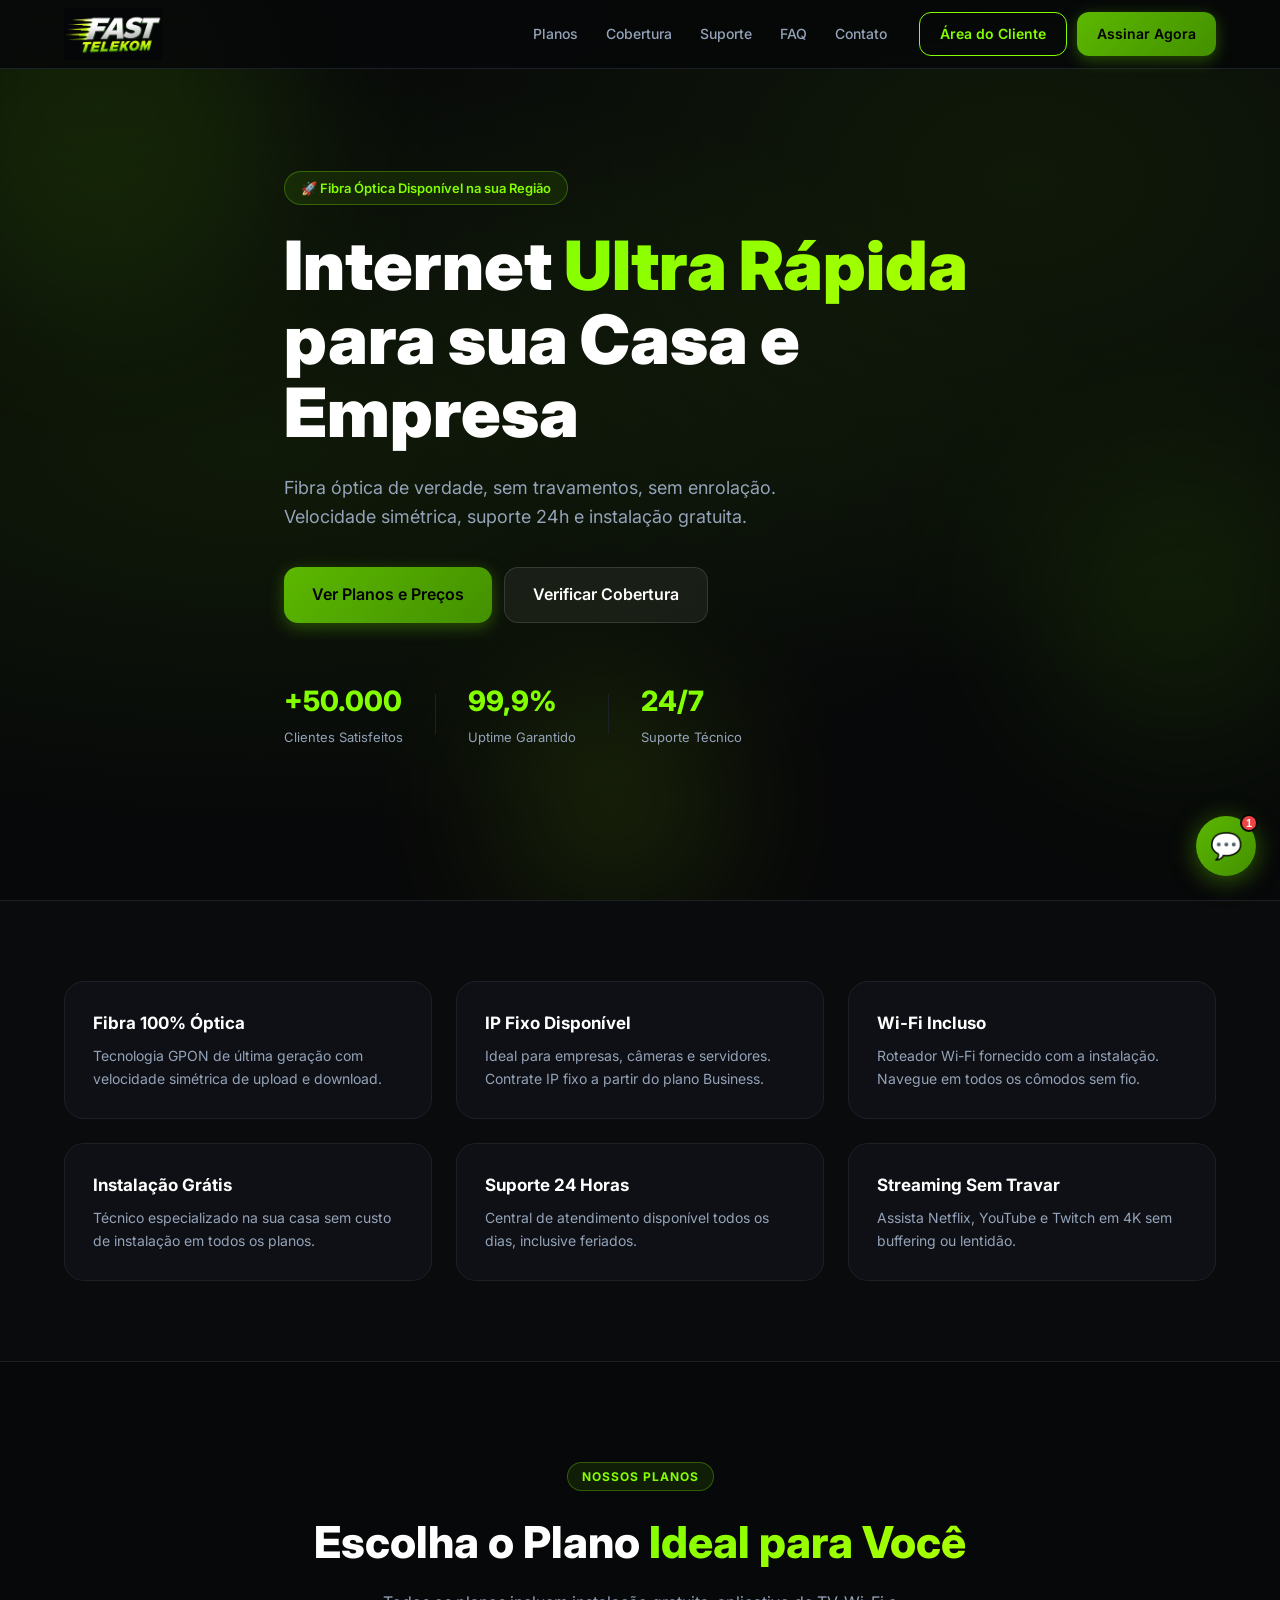
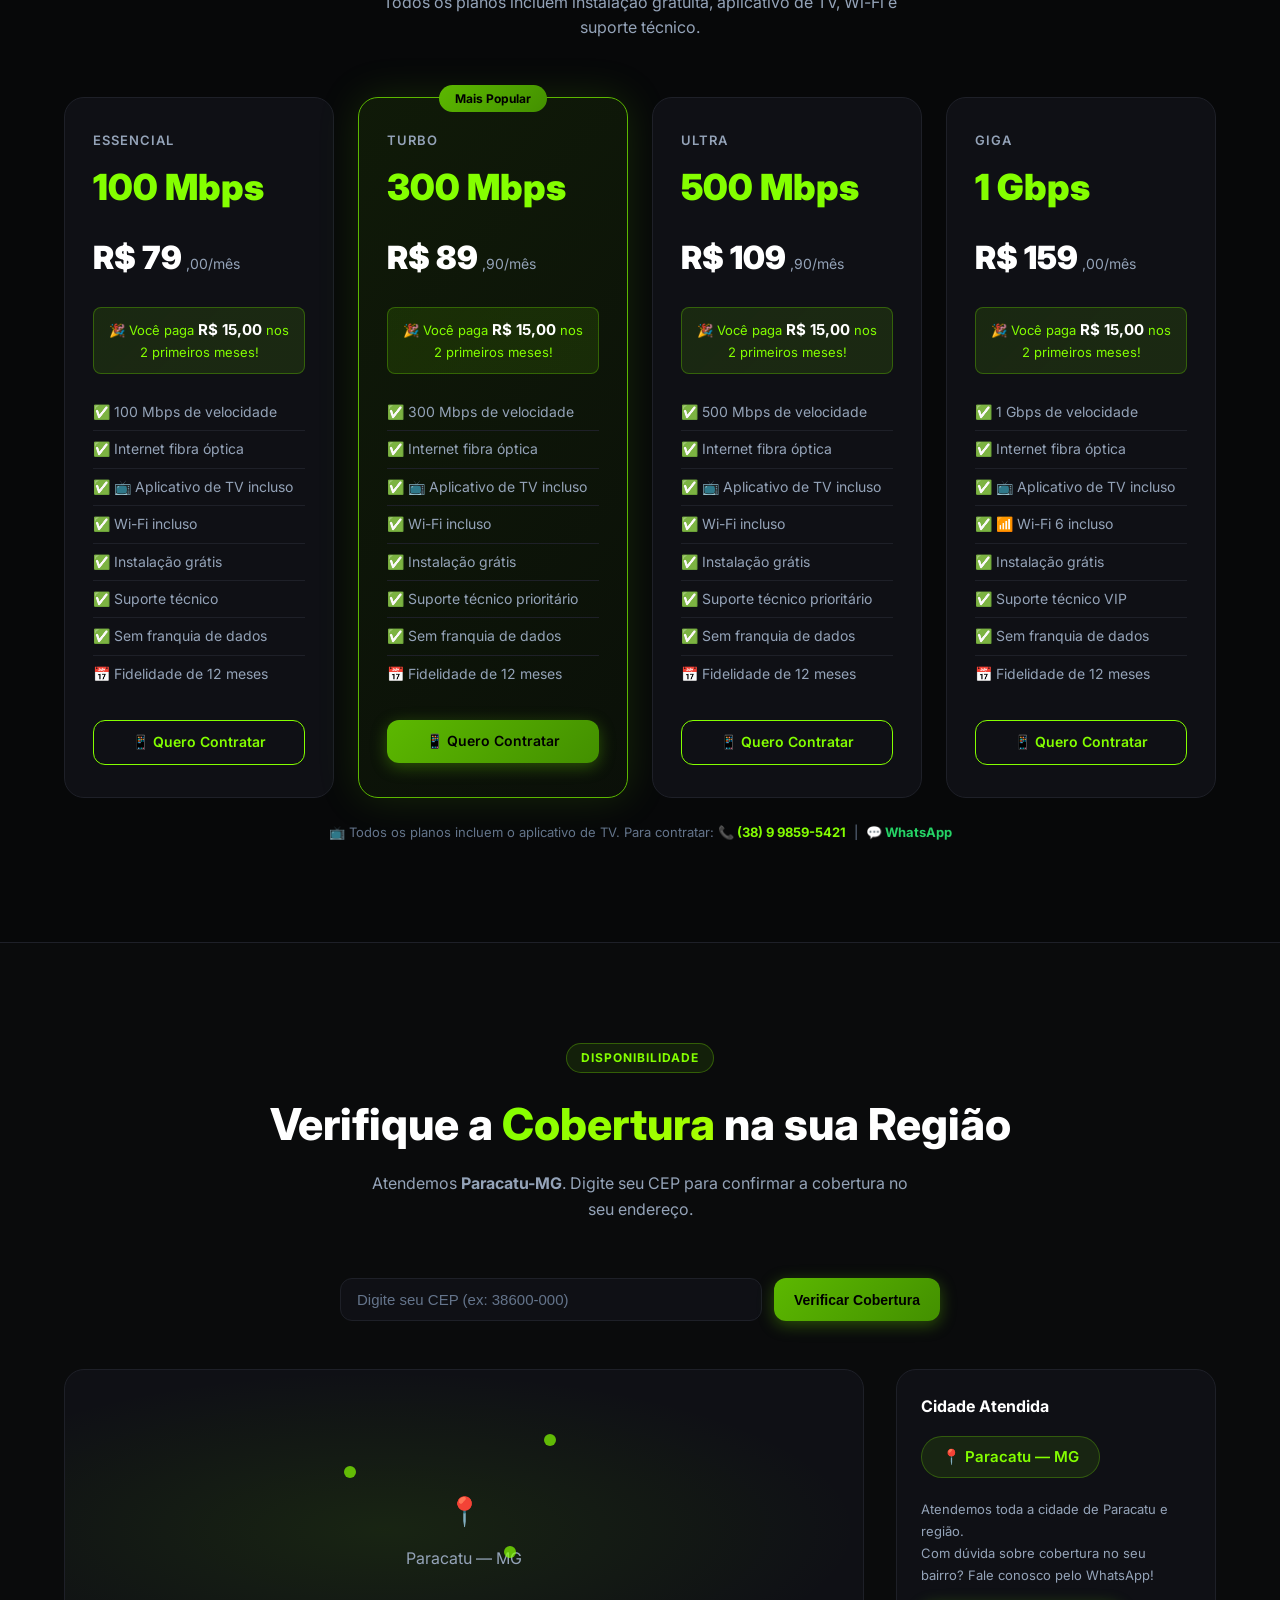
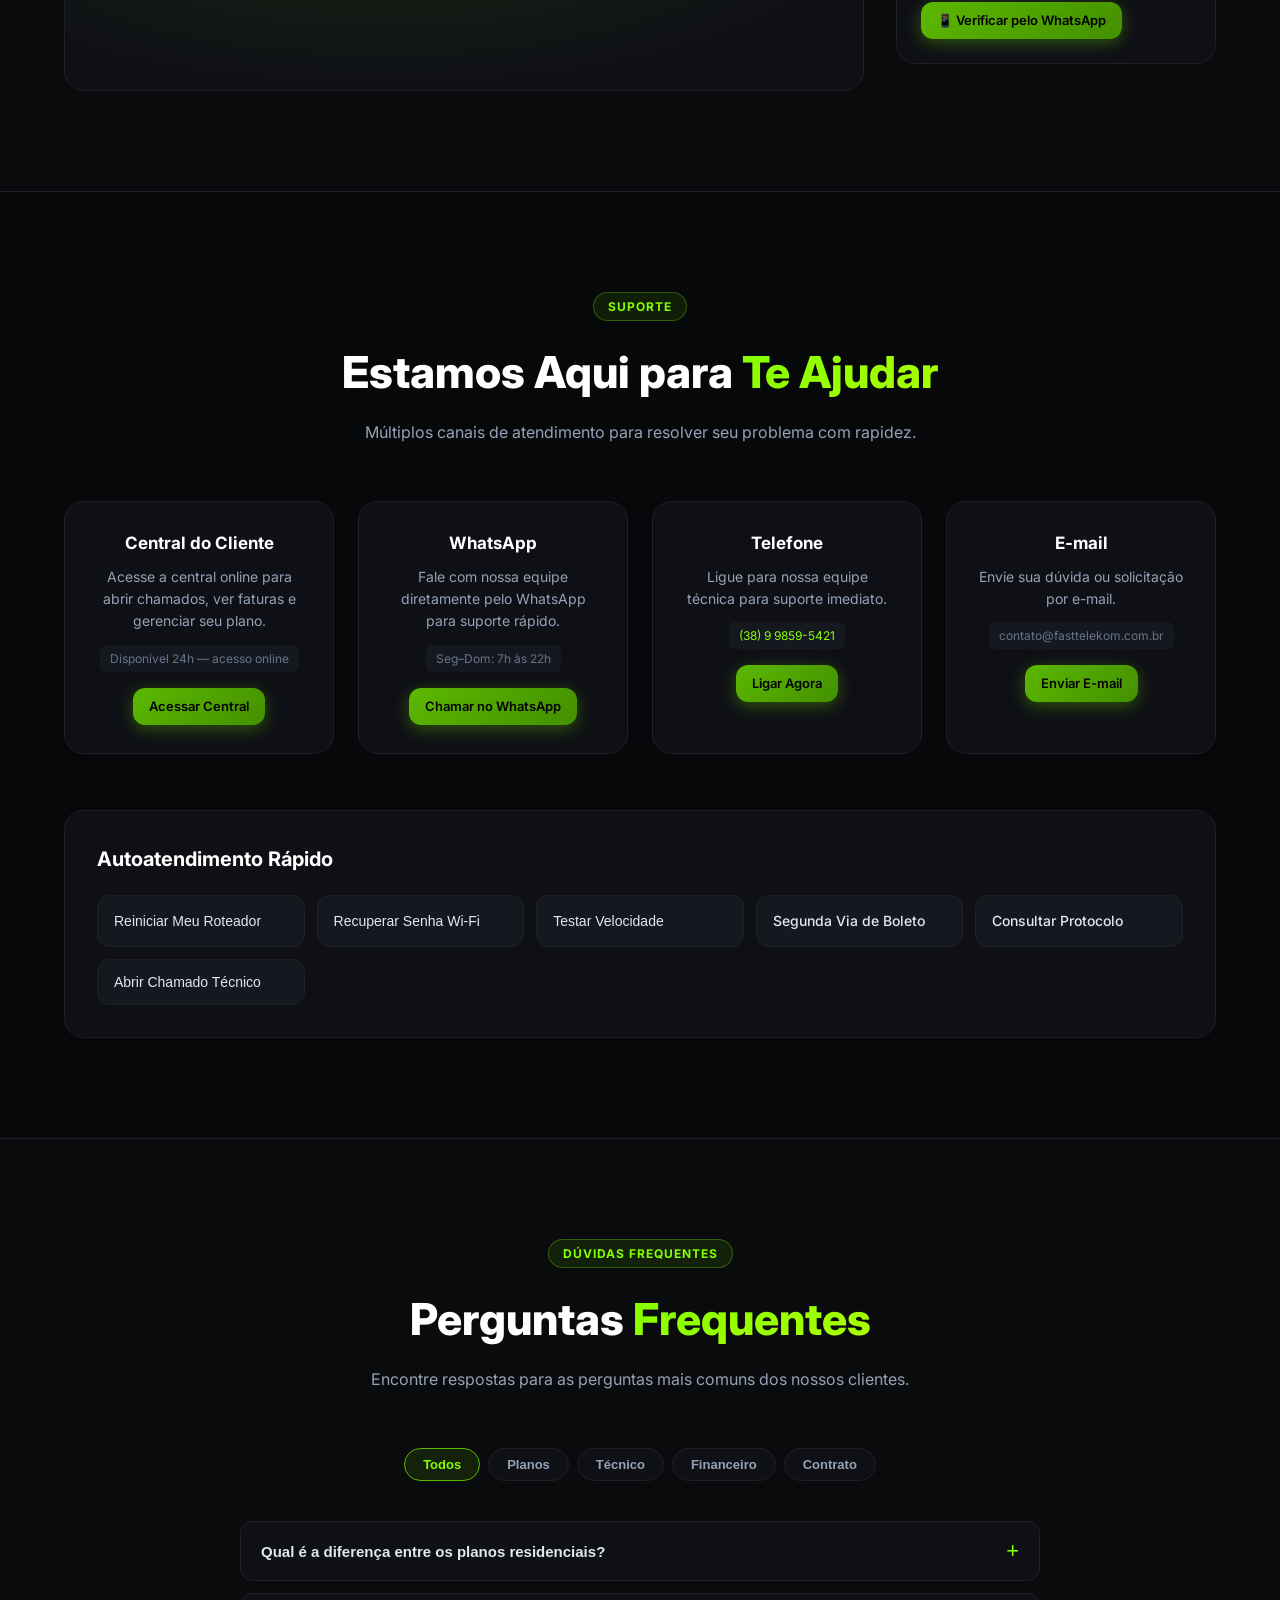
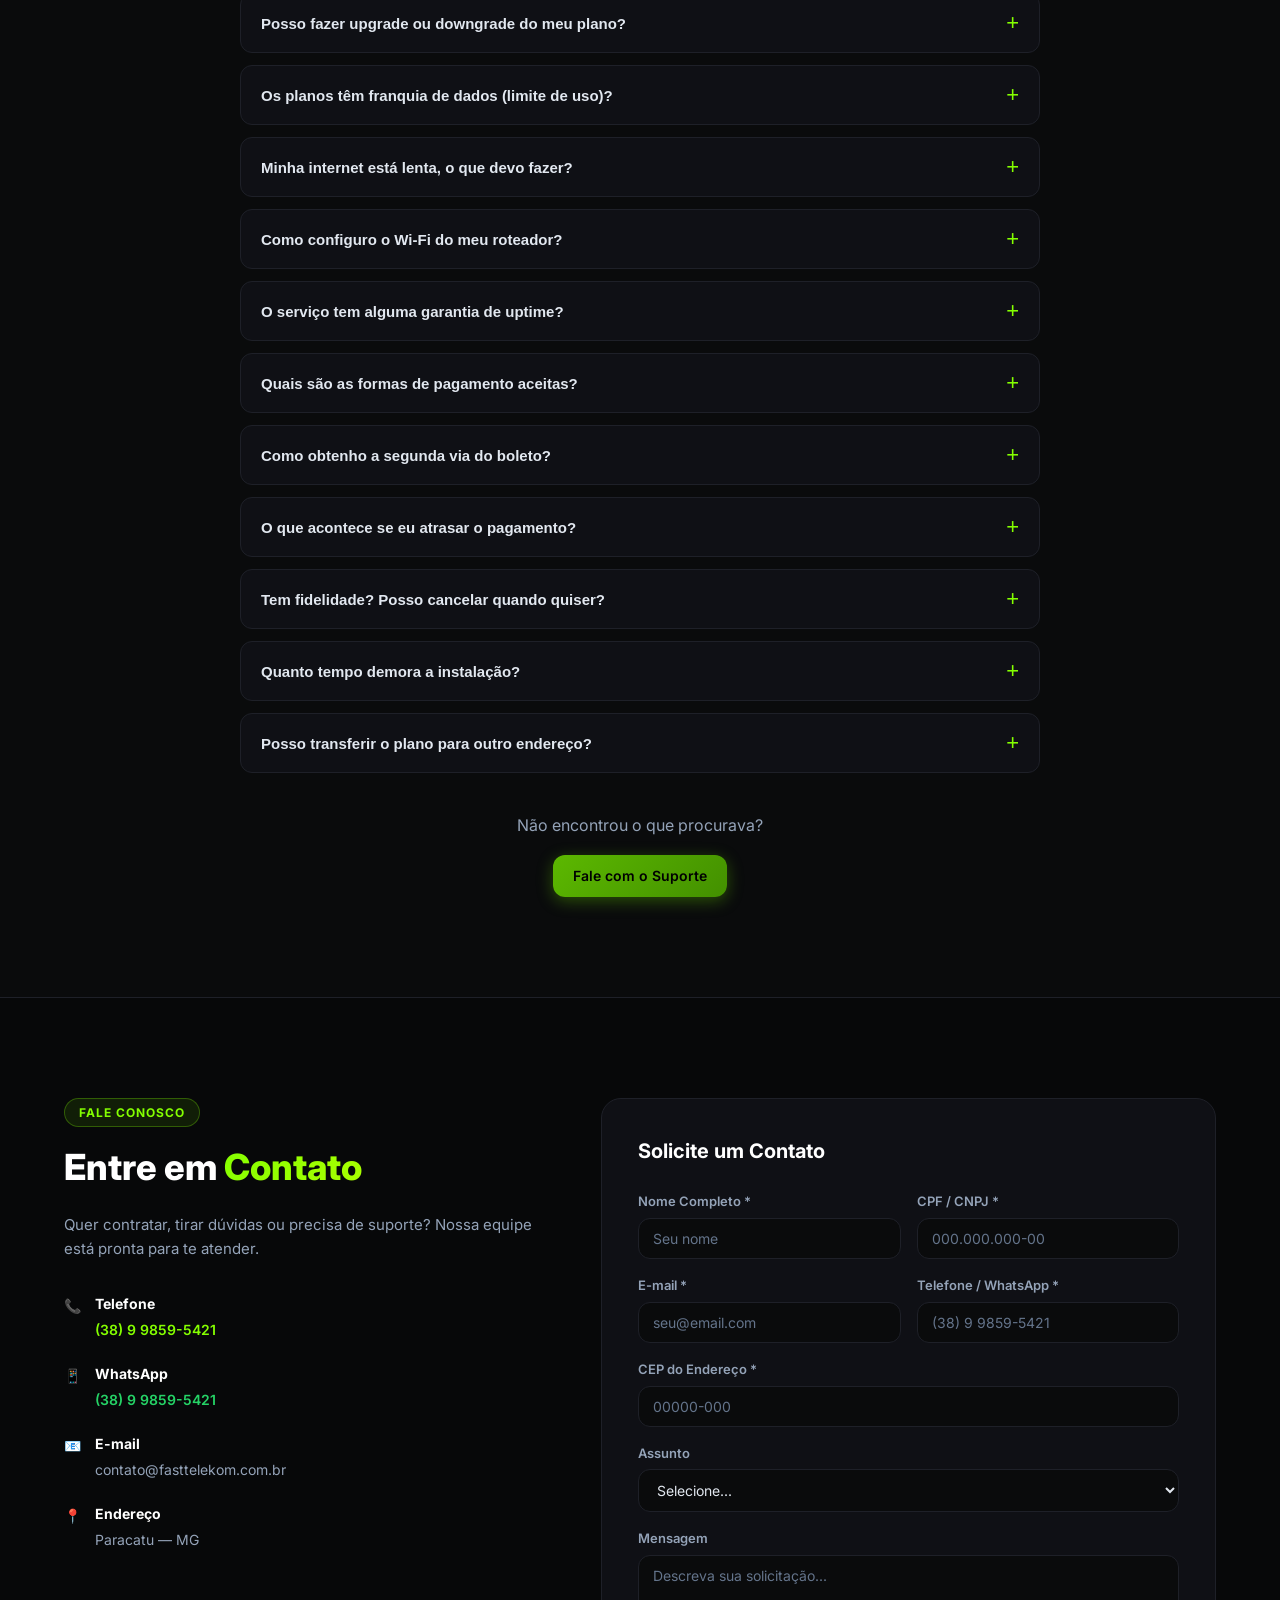
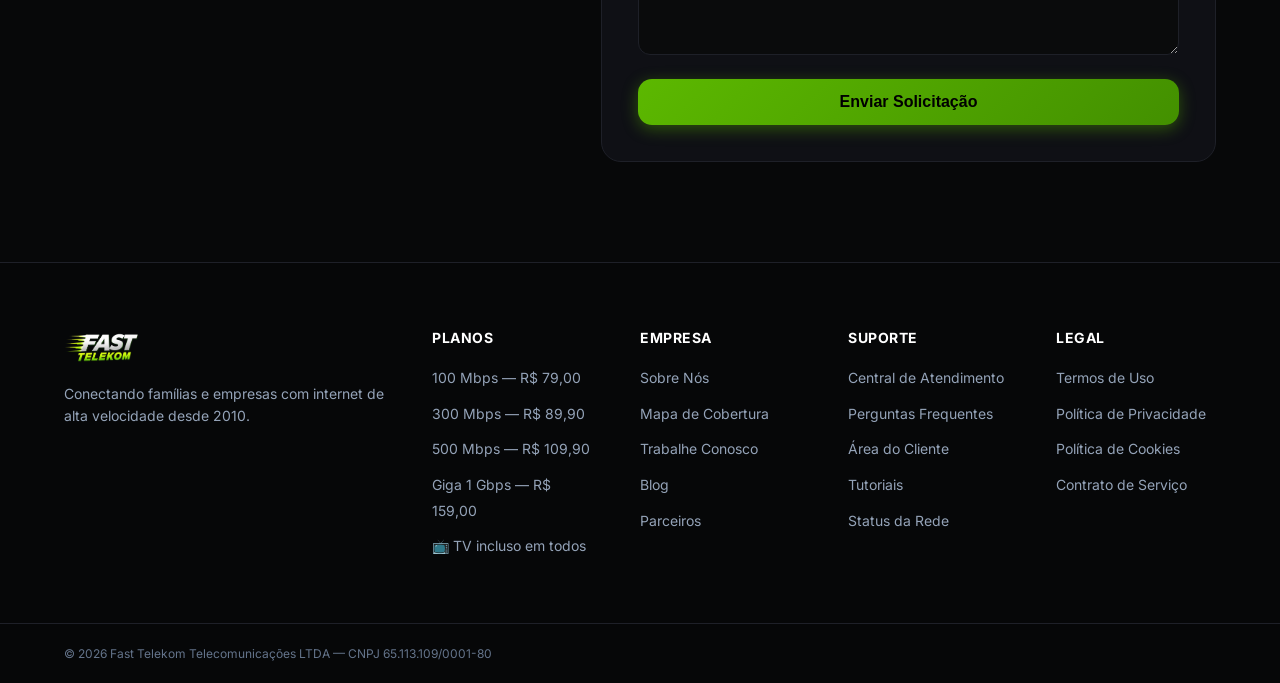
<file: index.html>
<!DOCTYPE html>
<html lang="pt-BR">
<head>
  <meta charset="UTF-8" />
  <meta name="viewport" content="width=device-width, initial-scale=1.0" />
  <title>Fast Telekom — Internet Fibra Óptica em Paracatu-MG | Planos a partir de R$ 79,00</title>
  <meta name="description" content="Internet fibra óptica de alta velocidade em Paracatu-MG. Planos de 100 Mbps a 1 Gbps a partir de R$ 79,00/mês, com instalação grátis, Wi-Fi incluso, app de TV e suporte 24h. Contrate agora!" />
  <meta name="keywords" content="internet fibra óptica Paracatu, provedor de internet Paracatu-MG, Fast Telekom, plano de internet, internet banda larga" />
  <meta name="robots" content="index, follow" />
  <meta name="author" content="Fast Telekom Telecomunicações LTDA" />
  <link rel="canonical" href="https://fasttelekom.com.br/" />
  <link rel="icon" href="logo.png" type="image/png" />
  <link rel="apple-touch-icon" href="logo.png" />
  <meta name="theme-color" content="#070809" />

  <!-- Open Graph -->
  <meta property="og:type" content="website" />
  <meta property="og:locale" content="pt_BR" />
  <meta property="og:site_name" content="Fast Telekom" />
  <meta property="og:url" content="https://fasttelekom.com.br/" />
  <meta property="og:title" content="Fast Telekom — Internet Fibra Óptica em Paracatu-MG" />
  <meta property="og:description" content="Planos de 100 Mbps a 1 Gbps a partir de R$ 79,00/mês. Instalação grátis, Wi-Fi incluso, app de TV e suporte 24h." />
  <meta property="og:image" content="https://fasttelekom.com.br/logo.png" />

  <!-- Twitter Card -->
  <meta name="twitter:card" content="summary" />
  <meta name="twitter:title" content="Fast Telekom — Internet Fibra Óptica em Paracatu-MG" />
  <meta name="twitter:description" content="Planos de 100 Mbps a 1 Gbps a partir de R$ 79,00/mês. Instalação grátis, Wi-Fi incluso e suporte 24h." />
  <meta name="twitter:image" content="https://fasttelekom.com.br/logo.png" />

  <link rel="stylesheet" href="style.css" />
  <link rel="preconnect" href="https://fonts.googleapis.com" />
  <link href="https://fonts.googleapis.com/css2?family=Inter:wght@300;400;500;600;700;800;900&display=swap" rel="stylesheet" />

  <script type="application/ld+json">
  {
    "@context": "https://schema.org",
    "@type": "LocalBusiness",
    "@id": "https://fasttelekom.com.br/#organization",
    "name": "Fast Telekom",
    "legalName": "Fast Telekom Telecomunicações LTDA",
    "url": "https://fasttelekom.com.br/",
    "logo": "https://fasttelekom.com.br/logo.png",
    "image": "https://fasttelekom.com.br/logo.png",
    "telephone": "+5538998595421",
    "email": "contato@fasttelekom.com.br",
    "priceRange": "R$ 79,00 - R$ 159,00",
    "address": {
      "@type": "PostalAddress",
      "addressLocality": "Paracatu",
      "addressRegion": "MG",
      "addressCountry": "BR"
    },
    "areaServed": {
      "@type": "City",
      "name": "Paracatu"
    }
  }
  </script>

  <!-- FAQPage: as mesmas perguntas e respostas da secao de FAQ visivel na pagina. -->
  <script type="application/ld+json">
  {
    "@context": "https://schema.org",
    "@type": "FAQPage",
    "mainEntity": [
      {
        "@type": "Question",
        "name": "Qual é a diferença entre os planos residenciais?",
        "acceptedAnswer": { "@type": "Answer", "text": "São 4 planos de fibra óptica em Paracatu: 100 Mbps (R$ 79,00) ideal para uso básico, 300 Mbps (R$ 89,90) o mais popular para famílias, 500 Mbps (R$ 109,90) para home office e streaming em 4K, e o Giga 1 Gbps (R$ 159,00). Todos incluem aplicativo de TV, Wi-Fi e instalação gratuita." }
      },
      {
        "@type": "Question",
        "name": "Posso fazer upgrade ou downgrade do meu plano?",
        "acceptedAnswer": { "@type": "Answer", "text": "Sim. Você pode alterar seu plano a qualquer momento pela Área do Cliente, pelo aplicativo ou pelo suporte. O upgrade é ativado imediatamente e o valor é proporcional ao mês; o downgrade entra em vigor no próximo ciclo de faturamento. Não há custo para alteração de plano." }
      },
      {
        "@type": "Question",
        "name": "Os planos têm franquia de dados (limite de uso)?",
        "acceptedAnswer": { "@type": "Answer", "text": "Não. Todos os nossos planos são ilimitados, sem franquia, bloqueio por excesso de uso ou redução de velocidade." }
      },
      {
        "@type": "Question",
        "name": "Minha internet está lenta, o que devo fazer?",
        "acceptedAnswer": { "@type": "Answer", "text": "Reinicie o roteador (desligue da tomada por 30 segundos e ligue novamente); veja se outros dispositivos também estão lentos; faça um teste de velocidade em fast.com conectado via cabo; verifique se não há muitos dispositivos conectados ao mesmo tempo. Se persistir, abra um chamado ou ligue (38) 9 9859-5421." }
      },
      {
        "@type": "Question",
        "name": "Como configuro o Wi-Fi do meu roteador?",
        "acceptedAnswer": { "@type": "Answer", "text": "Conecte-se à rede, acesse 192.168.1.1 no navegador (usuário admin e senha impressa na etiqueta do roteador) e altere nome (SSID) e senha em Configurações Wi-Fi. Em caso de dificuldade, o suporte ajuda." }
      },
      {
        "@type": "Question",
        "name": "O serviço tem alguma garantia de uptime?",
        "acceptedAnswer": { "@type": "Answer", "text": "Sim. Os planos Giga Residencial e Empresariais têm SLA contratual de 99,5% a 99,95% de uptime mensal, com créditos automáticos em caso de indisponibilidade fora do SLA. Os planos básicos operam em best-effort com alta disponibilidade." }
      },
      {
        "@type": "Question",
        "name": "Quais são as formas de pagamento aceitas?",
        "acceptedAnswer": { "@type": "Answer", "text": "Boleto bancário (vencimento todo dia 10), PIX (confirmação na hora), débito automático (desconto de R$ 10/mês) e cartão de crédito (parcelamento em até 12x sem juros para instalações e equipamentos)." }
      },
      {
        "@type": "Question",
        "name": "Como obtenho a segunda via do boleto?",
        "acceptedAnswer": { "@type": "Answer", "text": "Pela Área do Cliente (area.fasttelekom.com.br) com seu CPF/CNPJ e senha, pelo WhatsApp enviando 2ª via + CPF, ou pela Central de Atendimento no (38) 9 9859-5421. O boleto também é enviado automaticamente por e-mail." }
      },
      {
        "@type": "Question",
        "name": "O que acontece se eu atrasar o pagamento?",
        "acceptedAnswer": { "@type": "Answer", "text": "Até 5 dias: multa de 2% mais juros de 1% ao mês. Após 10 dias: o serviço pode ser suspenso temporariamente. Após 30 dias: o contrato pode ser rescindido. Se precisar de prazo, fale com a gente antes do vencimento." }
      },
      {
        "@type": "Question",
        "name": "Tem fidelidade? Posso cancelar quando quiser?",
        "acceptedAnswer": { "@type": "Answer", "text": "Todos os planos têm fidelidade de 12 meses; antes disso pode ser aplicada multa proporcional. Depois da fidelidade, o cancelamento pode ser solicitado a qualquer momento, com 30 dias de antecedência, pelo suporte." }
      },
      {
        "@type": "Question",
        "name": "Quanto tempo demora a instalação?",
        "acceptedAnswer": { "@type": "Answer", "text": "Após a confirmação do pedido e verificação de cobertura, a visita técnica é agendada em até 3 dias úteis e a instalação leva em média 2 horas. Em regiões com infraestrutura pronta, pode sair no próximo dia útil." }
      },
      {
        "@type": "Question",
        "name": "Posso transferir o plano para outro endereço?",
        "acceptedAnswer": { "@type": "Answer", "text": "Sim, dentro da nossa área de cobertura. Avisando com no mínimo 5 dias úteis de antecedência, agendamos a visita técnica no novo endereço sem custo adicional." }
      }
    ]
  }
  </script>
</head>
<body>

<!-- ===== NAVBAR ===== -->
<header class="navbar" id="navbar">
  <div class="container nav-inner">
    <a href="#" class="logo">
      <img src="logo.png" alt="Fast Telekom" class="logo-img" />
    </a>
    <nav class="nav-links" id="navLinks">
      <a href="#planos">Planos</a>
      <a href="#cobertura">Cobertura</a>
      <a href="#suporte">Suporte</a>
      <a href="#faq">FAQ</a>
      <a href="#contato">Contato</a>
    </nav>
    <div class="nav-actions">
      <a href="https://fasttelekom.sgp.tsmx.com.br/accounts/central/login" target="_blank" class="btn btn-outline">Área do Cliente</a>
      <a href="#planos" class="btn btn-primary">Assinar Agora</a>
    </div>
    <button class="hamburger" id="hamburger" aria-label="Menu">
      <span></span><span></span><span></span>
    </button>
  </div>
</header>

<!-- ===== HERO ===== -->
<section class="hero" id="home">
  <div class="hero-bg">
    <div class="hero-orb orb1"></div>
    <div class="hero-orb orb2"></div>
    <div class="hero-orb orb3"></div>
  </div>
  <div class="container hero-content">
    <div class="hero-badge">🚀 Fibra Óptica Disponível na sua Região</div>
    <h1>Internet <span class="gradient-text">Ultra Rápida</span><br/>para sua Casa e Empresa</h1>
    <p class="hero-sub">Fibra óptica de verdade, sem travamentos, sem enrolação. Velocidade simétrica, suporte 24h e instalação gratuita.</p>
    <div class="hero-cta">
      <a href="#planos" class="btn btn-primary btn-lg">Ver Planos e Preços</a>
      <a href="#cobertura" class="btn btn-ghost btn-lg">Verificar Cobertura</a>
    </div>
    <div class="hero-stats">
      <div class="stat">
        <strong>+50.000</strong>
        <span>Clientes Satisfeitos</span>
      </div>
      <div class="stat-divider"></div>
      <div class="stat">
        <strong>99,9%</strong>
        <span>Uptime Garantido</span>
      </div>
      <div class="stat-divider"></div>
      <div class="stat">
        <strong>24/7</strong>
        <span>Suporte Técnico</span>
      </div>
    </div>
  </div>
</section>

<!-- ===== FEATURES ===== -->
<section class="features-section">
  <div class="container">
    <div class="features-grid">
      <div class="feature-card">
        <h3>Fibra 100% Óptica</h3>
        <p>Tecnologia GPON de última geração com velocidade simétrica de upload e download.</p>
      </div>
      <div class="feature-card">
        <h3>IP Fixo Disponível</h3>
        <p>Ideal para empresas, câmeras e servidores. Contrate IP fixo a partir do plano Business.</p>
      </div>
      <div class="feature-card">
        <h3>Wi-Fi Incluso</h3>
        <p>Roteador Wi-Fi fornecido com a instalação. Navegue em todos os cômodos sem fio.</p>
      </div>
      <div class="feature-card">
        <h3>Instalação Grátis</h3>
        <p>Técnico especializado na sua casa sem custo de instalação em todos os planos.</p>
      </div>
      <div class="feature-card">
        <h3>Suporte 24 Horas</h3>
        <p>Central de atendimento disponível todos os dias, inclusive feriados.</p>
      </div>
      <div class="feature-card">
        <h3>Streaming Sem Travar</h3>
        <p>Assista Netflix, YouTube e Twitch em 4K sem buffering ou lentidão.</p>
      </div>
    </div>
  </div>
</section>

<!-- ===== PLANOS ===== -->
<section class="plans-section" id="planos">
  <div class="container">
    <div class="section-header">
      <div class="section-tag">Nossos Planos</div>
      <h2>Escolha o Plano <span class="gradient-text">Ideal para Você</span></h2>
      <p>Todos os planos incluem instalação gratuita, aplicativo de TV, Wi-Fi e suporte técnico.</p>
    </div>

    <div class="plans-grid">
      <div class="plan-card">
        <div class="plan-tag">Essencial</div>
        <div class="plan-speed">100 Mbps</div>
        <div class="plan-price">
          <span class="price-value">R$ 79</span>
          <span class="price-period">,00/mês</span>
        </div>
        <div class="plan-promo">🎉 Você paga <strong>R$ 15,00</strong> nos 2 primeiros meses!</div>
        <ul class="plan-features">
          <li>✅ 100 Mbps de velocidade</li>
          <li>✅ Internet fibra óptica</li>
          <li>✅ 📺 Aplicativo de TV incluso</li>
          <li>✅ Wi-Fi incluso</li>
          <li>✅ Instalação grátis</li>
          <li>✅ Suporte técnico</li>
          <li>✅ Sem franquia de dados</li>
          <li>📅 Fidelidade de 12 meses</li>
        </ul>
        <a href="https://wa.me/5538998595421?text=Ol%C3%A1!%20Tenho%20interesse%20em%20contratar%20o%20Plano%20Essencial%20-%20100%20Mbps%20por%20R%24%2079%2C00%2Fm%C3%AAs.%20Moro%20em%20Paracatu-MG.%20Poderia%20me%20ajudar%20com%20a%20contrata%C3%A7%C3%A3o%20e%20agendar%20a%20instala%C3%A7%C3%A3o%3F" target="_blank" class="btn btn-outline btn-full">📱 Quero Contratar</a>
      </div>

      <div class="plan-card plan-popular">
        <div class="plan-badge">Mais Popular</div>
        <div class="plan-tag">Turbo</div>
        <div class="plan-speed">300 Mbps</div>
        <div class="plan-price">
          <span class="price-value">R$ 89</span>
          <span class="price-period">,90/mês</span>
        </div>
        <div class="plan-promo">🎉 Você paga <strong>R$ 15,00</strong> nos 2 primeiros meses!</div>
        <ul class="plan-features">
          <li>✅ 300 Mbps de velocidade</li>
          <li>✅ Internet fibra óptica</li>
          <li>✅ 📺 Aplicativo de TV incluso</li>
          <li>✅ Wi-Fi incluso</li>
          <li>✅ Instalação grátis</li>
          <li>✅ Suporte técnico prioritário</li>
          <li>✅ Sem franquia de dados</li>
          <li>📅 Fidelidade de 12 meses</li>
        </ul>
        <a href="https://wa.me/5538998595421?text=Ol%C3%A1!%20Tenho%20interesse%20em%20contratar%20o%20Plano%20Turbo%20-%20300%20Mbps%20por%20R%24%2089%2C90%2Fm%C3%AAs.%20Moro%20em%20Paracatu-MG.%20Poderia%20me%20ajudar%20com%20a%20contrata%C3%A7%C3%A3o%20e%20agendar%20a%20instala%C3%A7%C3%A3o%3F" target="_blank" class="btn btn-primary btn-full">📱 Quero Contratar</a>
      </div>

      <div class="plan-card">
        <div class="plan-tag">Ultra</div>
        <div class="plan-speed">500 Mbps</div>
        <div class="plan-price">
          <span class="price-value">R$ 109</span>
          <span class="price-period">,90/mês</span>
        </div>
        <div class="plan-promo">🎉 Você paga <strong>R$ 15,00</strong> nos 2 primeiros meses!</div>
        <ul class="plan-features">
          <li>✅ 500 Mbps de velocidade</li>
          <li>✅ Internet fibra óptica</li>
          <li>✅ 📺 Aplicativo de TV incluso</li>
          <li>✅ Wi-Fi incluso</li>
          <li>✅ Instalação grátis</li>
          <li>✅ Suporte técnico prioritário</li>
          <li>✅ Sem franquia de dados</li>
          <li>📅 Fidelidade de 12 meses</li>
        </ul>
        <a href="https://wa.me/5538998595421?text=Ol%C3%A1!%20Tenho%20interesse%20em%20contratar%20o%20Plano%20Ultra%20-%20500%20Mbps%20por%20R%24%20109%2C90%2Fm%C3%AAs.%20Moro%20em%20Paracatu-MG.%20Poderia%20me%20ajudar%20com%20a%20contrata%C3%A7%C3%A3o%20e%20agendar%20a%20instala%C3%A7%C3%A3o%3F" target="_blank" class="btn btn-outline btn-full">📱 Quero Contratar</a>
      </div>

      <div class="plan-card">
        <div class="plan-tag">Giga</div>
        <div class="plan-speed">1 Gbps</div>
        <div class="plan-price">
          <span class="price-value">R$ 159</span>
          <span class="price-period">,00/mês</span>
        </div>
        <div class="plan-promo">🎉 Você paga <strong>R$ 15,00</strong> nos 2 primeiros meses!</div>
        <ul class="plan-features">
          <li>✅ 1 Gbps de velocidade</li>
          <li>✅ Internet fibra óptica</li>
          <li>✅ 📺 Aplicativo de TV incluso</li>
          <li>✅ 📶 Wi-Fi 6 incluso</li>
          <li>✅ Instalação grátis</li>
          <li>✅ Suporte técnico VIP</li>
          <li>✅ Sem franquia de dados</li>
          <li>📅 Fidelidade de 12 meses</li>
        </ul>
        <a href="https://wa.me/5538998595421?text=Ol%C3%A1!%20Tenho%20interesse%20em%20contratar%20o%20Plano%20Giga%20-%201%20Gbps%20por%20R%24%20159%2C00%2Fm%C3%AAs.%20Moro%20em%20Paracatu-MG.%20Poderia%20me%20ajudar%20com%20a%20contrata%C3%A7%C3%A3o%20e%20agendar%20a%20instala%C3%A7%C3%A3o%3F" target="_blank" class="btn btn-outline btn-full">📱 Quero Contratar</a>
      </div>
    </div>

    <p class="plans-note">📺 Todos os planos incluem o aplicativo de TV. Para contratar:
      <a href="tel:38998595421" style="color:var(--primary-lt);font-weight:700">📞 (38) 9 9859-5421</a> &nbsp;|&nbsp;
      <a href="https://wa.me/5538998595421?text=Ol%C3%A1!%20Quero%20contratar%20um%20plano%20Fast%20Telekom" target="_blank" style="color:#25d366;font-weight:700">💬 WhatsApp</a>
    </p>
  </div>
</section>

<!-- ===== COBERTURA ===== -->
<section class="coverage-section" id="cobertura">
  <div class="container">
    <div class="section-header">
      <div class="section-tag">Disponibilidade</div>
      <h2>Verifique a <span class="gradient-text">Cobertura</span> na sua Região</h2>
      <p>Atendemos <strong>Paracatu-MG</strong>. Digite seu CEP para confirmar a cobertura no seu endereço.</p>
    </div>
    <div class="coverage-form">
      <div class="coverage-inputs">
        <input type="text" id="cepInput" placeholder="Digite seu CEP (ex: 38600-000)" maxlength="9" oninput="maskCEP(this)" />
        <button class="btn btn-primary" onclick="checkCoverage()">Verificar Cobertura</button>
      </div>
      <div class="coverage-result" id="coverageResult"></div>
    </div>
    <div class="coverage-map">
      <div class="map-placeholder">
        <div class="map-inner">
          <div class="map-dot dot1"></div>
          <div class="map-dot dot2"></div>
          <div class="map-dot dot3"></div>
          <div class="map-pin">📍</div>
          <span>Paracatu — MG</span>
        </div>
      </div>
      <div class="coverage-cities">
        <h4>Cidade Atendida</h4>
        <div class="cities-grid">
          <span class="city-badge" style="font-size:15px;padding:8px 20px">📍 Paracatu — MG</span>
        </div>
        <p style="font-size:13px;color:var(--text-muted);margin-top:20px;line-height:1.7">
          Atendemos toda a cidade de Paracatu e região.<br/>
          Com dúvida sobre cobertura no seu bairro? Fale conosco pelo WhatsApp!
        </p>
        <a href="https://wa.me/5538998595421?text=Ol%C3%A1!%20Quero%20verificar%20cobertura%20no%20meu%20endere%C3%A7o%20em%20Paracatu" target="_blank" class="btn btn-primary btn-sm" style="margin-top:16px;display:inline-flex">
          📱 Verificar pelo WhatsApp
        </a>
      </div>
    </div>
  </div>
</section>

<!-- ===== SUPORTE ===== -->
<section class="support-section" id="suporte">
  <div class="container">
    <div class="section-header">
      <div class="section-tag">Suporte</div>
      <h2>Estamos Aqui para <span class="gradient-text">Te Ajudar</span></h2>
      <p>Múltiplos canais de atendimento para resolver seu problema com rapidez.</p>
    </div>
    <div class="support-channels">
      <div class="channel-card">
        <h3>Central do Cliente</h3>
        <p>Acesse a central online para abrir chamados, ver faturas e gerenciar seu plano.</p>
        <div class="channel-hours">Disponível 24h — acesso online</div>
        <a href="https://fasttelekom.sgp.tsmx.com.br/accounts/central/login" target="_blank" class="btn btn-primary btn-sm">Acessar Central</a>
      </div>
      <div class="channel-card">
        <h3>WhatsApp</h3>
        <p>Fale com nossa equipe diretamente pelo WhatsApp para suporte rápido.</p>
        <div class="channel-hours">Seg–Dom: 7h às 22h</div>
        <a href="https://wa.me/5538998595421" target="_blank" class="btn btn-primary btn-sm">Chamar no WhatsApp</a>
      </div>
      <div class="channel-card">
        <h3>Telefone</h3>
        <p>Ligue para nossa equipe técnica para suporte imediato.</p>
        <div class="channel-hours"><a href="tel:38998595421" style="color:var(--primary-lt)">(38) 9 9859-5421</a></div>
        <a href="tel:38998595421" class="btn btn-primary btn-sm">Ligar Agora</a>
      </div>
      <div class="channel-card">
        <h3>E-mail</h3>
        <p>Envie sua dúvida ou solicitação por e-mail.</p>
        <div class="channel-hours">contato@fasttelekom.com.br</div>
        <a href="mailto:contato@fasttelekom.com.br" class="btn btn-primary btn-sm">Enviar E-mail</a>
      </div>
    </div>

    <!-- Self-service -->
    <div class="selfservice-section">
      <h3>Autoatendimento Rápido</h3>
      <div class="selfservice-grid">
        <button class="selfservice-btn" onclick="selfService('reiniciar')">
          Reiniciar Meu Roteador
        </button>
        <button class="selfservice-btn" onclick="selfService('senha')">
          Recuperar Senha Wi-Fi
        </button>
        <button class="selfservice-btn" onclick="selfService('velocidade')">
          Testar Velocidade
        </button>
        <a class="selfservice-btn" href="https://fasttelekom.sgp.tsmx.com.br/accounts/central/login" target="_blank">
          Segunda Via de Boleto
        </a>
        <a class="selfservice-btn" href="https://fasttelekom.sgp.tsmx.com.br/accounts/central/login" target="_blank">
          Consultar Protocolo
        </a>
        <button class="selfservice-btn" onclick="selfService('chamado')">
          Abrir Chamado Técnico
        </button>
      </div>
    </div>
  </div>
</section>

<!-- ===== FAQ ===== -->
<section class="faq-section" id="faq">
  <div class="container">
    <div class="section-header">
      <div class="section-tag">Dúvidas Frequentes</div>
      <h2>Perguntas <span class="gradient-text">Frequentes</span></h2>
      <p>Encontre respostas para as perguntas mais comuns dos nossos clientes.</p>
    </div>

    <div class="faq-categories">
      <button class="faq-cat active" onclick="filterFAQ('todos')">Todos</button>
      <button class="faq-cat" onclick="filterFAQ('planos')">Planos</button>
      <button class="faq-cat" onclick="filterFAQ('tecnico')">Técnico</button>
      <button class="faq-cat" onclick="filterFAQ('financeiro')">Financeiro</button>
      <button class="faq-cat" onclick="filterFAQ('contrato')">Contrato</button>
    </div>

    <div class="faq-list" id="faqList">

      <div class="faq-item" data-category="planos">
        <button class="faq-question" onclick="toggleFAQ(this)">
          <span>Qual é a diferença entre os planos residenciais?</span>
          <span class="faq-icon">+</span>
        </button>
        <div class="faq-answer">
          <p>Oferecemos 4 planos de fibra óptica em Paracatu: 100 Mbps (R$ 79,00) ideal para uso básico, 300 Mbps (R$ 89,90) o mais popular para famílias, 500 Mbps (R$ 109,90) para home office e streaming em 4K, e o Giga 1 Gbps (R$ 159,00) para o máximo de performance. Todos incluem aplicativo de TV, Wi-Fi e instalação gratuita.</p>
        </div>
      </div>

      <div class="faq-item" data-category="planos">
        <button class="faq-question" onclick="toggleFAQ(this)">
          <span>Posso fazer upgrade ou downgrade do meu plano?</span>
          <span class="faq-icon">+</span>
        </button>
        <div class="faq-answer">
          <p>Sim! Você pode alterar seu plano a qualquer momento pela Área do Cliente, pelo aplicativo ou entrando em contato com o suporte. O upgrade é ativado imediatamente e o valor é proporcional ao mês. O downgrade entra em vigor no próximo ciclo de faturamento. Não há custo para alteração de plano.</p>
        </div>
      </div>

      <div class="faq-item" data-category="planos">
        <button class="faq-question" onclick="toggleFAQ(this)">
          <span>Os planos têm franquia de dados (limite de uso)?</span>
          <span class="faq-icon">+</span>
        </button>
        <div class="faq-answer">
          <p>Não! Todos os nossos planos são ilimitados. Você pode usar internet à vontade sem se preocupar com franquias, bloqueios por excesso de uso ou redução de velocidade (throttling). Nossa rede é gerenciada de forma transparente e sem discriminação de conteúdo.</p>
        </div>
      </div>

      <div class="faq-item" data-category="tecnico">
        <button class="faq-question" onclick="toggleFAQ(this)">
          <span>Minha internet está lenta, o que devo fazer?</span>
          <span class="faq-icon">+</span>
        </button>
        <div class="faq-answer">
          <p>Siga este passo a passo:</p>
          <ol>
            <li>Reinicie o roteador (desligue da tomada por 30 segundos e ligue novamente).</li>
            <li>Verifique se outros dispositivos também estão lentos — se for só um, o problema pode ser no dispositivo.</li>
            <li>Faça um teste de velocidade em <a href="https://fast.com" target="_blank">fast.com</a> conectado via cabo.</li>
            <li>Verifique se não há muitos dispositivos conectados simultaneamente.</li>
            <li>Se o problema persistir, abra um chamado técnico ou ligue <a href="tel:38998595421" style="color:var(--primary-lt);font-weight:700">(38) 9 9859-5421</a> ou <a href="https://wa.me/5538998595421" target="_blank" style="color:#25d366;font-weight:700">WhatsApp</a>.</li>
          </ol>
        </div>
      </div>

      <div class="faq-item" data-category="tecnico">
        <button class="faq-question" onclick="toggleFAQ(this)">
          <span>Como configuro o Wi-Fi do meu roteador?</span>
          <span class="faq-icon">+</span>
        </button>
        <div class="faq-answer">
          <p>Para acessar as configurações do roteador Fast Telekom:</p>
          <ol>
            <li>Conecte seu dispositivo à rede Wi-Fi ou via cabo.</li>
            <li>Abra o navegador e acesse <strong>192.168.1.1</strong>.</li>
            <li>Usuário: <strong>admin</strong> / Senha: impressa na etiqueta do roteador.</li>
            <li>Acesse "Configurações Wi-Fi" para alterar nome (SSID) e senha.</li>
          </ol>
          <p>Caso tenha dificuldades, nosso suporte pode fazer a configuração remotamente pelo chat.</p>
        </div>
      </div>

      <div class="faq-item" data-category="tecnico">
        <button class="faq-question" onclick="toggleFAQ(this)">
          <span>O serviço tem alguma garantia de uptime?</span>
          <span class="faq-icon">+</span>
        </button>
        <div class="faq-answer">
          <p>Sim. Nossos planos Giga Residencial e os planos Empresariais possuem SLA (Acordo de Nível de Serviço) contratual de 99,5% a 99,95% de uptime mensal. Em caso de indisponibilidade fora do SLA, você recebe créditos automáticos na próxima fatura. Os planos básicos operam em best-effort com alta disponibilidade mas sem SLA formal.</p>
        </div>
      </div>

      <div class="faq-item" data-category="financeiro">
        <button class="faq-question" onclick="toggleFAQ(this)">
          <span>Quais são as formas de pagamento aceitas?</span>
          <span class="faq-icon">+</span>
        </button>
        <div class="faq-answer">
          <p>Aceitamos as seguintes formas de pagamento:</p>
          <ul>
            <li><strong>Boleto bancário</strong> — vencimento todo dia 10.</li>
            <li><strong>PIX</strong> — pagamento instantâneo, confirmado na hora.</li>
            <li><strong>Débito automático</strong> — desconto de R$ 10/mês na mensalidade.</li>
            <li><strong>Cartão de crédito</strong> — parcelamento em até 12x sem juros para instalações e equipamentos.</li>
          </ul>
        </div>
      </div>

      <div class="faq-item" data-category="financeiro">
        <button class="faq-question" onclick="toggleFAQ(this)">
          <span>Como obtenho a segunda via do boleto?</span>
          <span class="faq-icon">+</span>
        </button>
        <div class="faq-answer">
          <p>Você pode obter a segunda via de boleto de 3 formas:</p>
          <ul>
            <li><strong>Área do Cliente</strong>: acesse com seu CPF/CNPJ e senha em area.fasttelekom.com.br.</li>
            <li><strong>WhatsApp</strong>: envie "2ª via + CPF" para nosso número.</li>
            <li><strong>Central de Atendimento</strong>: ligue <a href="tel:38998595421" style="color:var(--primary-lt);font-weight:700">(38) 9 9859-5421</a> ou <a href="https://wa.me/5538998595421" target="_blank" style="color:#25d366;font-weight:700">WhatsApp</a>.</li>
          </ul>
          <p>O boleto também é enviado automaticamente por e-mail 10 dias antes do vencimento.</p>
        </div>
      </div>

      <div class="faq-item" data-category="financeiro">
        <button class="faq-question" onclick="toggleFAQ(this)">
          <span>O que acontece se eu atrasar o pagamento?</span>
          <span class="faq-icon">+</span>
        </button>
        <div class="faq-answer">
          <p>Em caso de atraso:</p>
          <ul>
            <li><strong>Até 5 dias</strong>: cobrança de multa de 2% + juros de 1% ao mês.</li>
            <li><strong>Após 10 dias</strong>: o serviço pode ser suspenso temporariamente.</li>
            <li><strong>Após 30 dias</strong>: o contrato pode ser rescindido e o caso encaminhado para cobrança.</li>
          </ul>
          <p>Se precisar de um prazo maior, entre em contato conosco antes do vencimento — somos flexíveis para clientes em dia!</p>
        </div>
      </div>

      <div class="faq-item" data-category="contrato">
        <button class="faq-question" onclick="toggleFAQ(this)">
          <span>Tem fidelidade? Posso cancelar quando quiser?</span>
          <span class="faq-icon">+</span>
        </button>
        <div class="faq-answer">
          <p>Todos os nossos planos possuem fidelidade de 12 meses. Caso queira cancelar antes desse período, poderá ser aplicada multa proporcional ao tempo restante. Após o período de fidelidade, o cancelamento pode ser solicitado a qualquer momento com 30 dias de antecedência pelo suporte. O equipamento (roteador) deverá ser devolvido em caso de cancelamento, ou adquirido pelo valor residual.</p>
        </div>
      </div>

      <div class="faq-item" data-category="contrato">
        <button class="faq-question" onclick="toggleFAQ(this)">
          <span>Quanto tempo demora a instalação?</span>
          <span class="faq-icon">+</span>
        </button>
        <div class="faq-answer">
          <p>Após a confirmação do pedido e verificação de cobertura, agendamos a visita técnica em até <strong>3 dias úteis</strong>. A instalação em si leva em média 2 horas. Em algumas regiões com infraestrutura já instalada, conseguimos agilizar para o próximo dia útil.</p>
        </div>
      </div>

      <div class="faq-item" data-category="contrato">
        <button class="faq-question" onclick="toggleFAQ(this)">
          <span>Posso transferir o plano para outro endereço?</span>
          <span class="faq-icon">+</span>
        </button>
        <div class="faq-answer">
          <p>Sim, oferecemos transferência de endereço (mudança) dentro da nossa área de cobertura. Basta avisar com no mínimo 5 dias úteis de antecedência. Será agendada uma visita técnica no novo endereço sem custo adicional. Caso o novo endereço não tenha cobertura, você pode cancelar o contrato sem multa.</p>
        </div>
      </div>

    </div>

    <div class="faq-not-found" id="faqNotFound" style="display:none;">
      <p>Nenhuma pergunta encontrada nessa categoria.</p>
    </div>

    <div class="faq-more">
      <p>Não encontrou o que procurava?</p>
      <a href="#contato" class="btn btn-primary">Fale com o Suporte</a>
    </div>
  </div>
</section>

<!-- ===== CONTATO ===== -->
<section class="contact-section" id="contato">
  <div class="container">
    <div class="contact-grid">
      <div class="contact-info">
        <div class="section-tag">Fale Conosco</div>
        <h2>Entre em <span class="gradient-text">Contato</span></h2>
        <p>Quer contratar, tirar dúvidas ou precisa de suporte? Nossa equipe está pronta para te atender.</p>
        <div class="contact-details">
          <div class="contact-item">
            <span class="ci-icon">📞</span>
            <div>
              <strong>Telefone</strong>
              <a href="tel:38998595421" style="color:var(--primary-lt);font-size:14px;font-weight:600">(38) 9 9859-5421</a>
            </div>
          </div>
          <div class="contact-item">
            <span class="ci-icon">📱</span>
            <div>
              <strong>WhatsApp</strong>
              <a href="https://wa.me/5538998595421" target="_blank" style="color:#25d366;font-size:14px;font-weight:600">(38) 9 9859-5421</a>
            </div>
          </div>
          <div class="contact-item">
            <span class="ci-icon">📧</span>
            <div>
              <strong>E-mail</strong>
              <span>contato@fasttelekom.com.br</span>
            </div>
          </div>
          <div class="contact-item">
            <span class="ci-icon">📍</span>
            <div>
              <strong>Endereço</strong>
              <span>Paracatu — MG</span>
            </div>
          </div>
        </div>
      </div>

      <form class="contact-form" id="contactForm" onsubmit="submitForm(event)">
        <h3>Solicite um Contato</h3>
        <div class="form-row">
          <div class="form-group">
            <label>Nome Completo *</label>
            <input type="text" name="nome" placeholder="Seu nome" required />
          </div>
          <div class="form-group">
            <label>CPF / CNPJ *</label>
            <input type="text" name="documento" placeholder="000.000.000-00" required />
          </div>
        </div>
        <div class="form-row">
          <div class="form-group">
            <label>E-mail *</label>
            <input type="email" name="email" placeholder="seu@email.com" required />
          </div>
          <div class="form-group">
            <label>Telefone / WhatsApp *</label>
            <input type="tel" name="telefone" placeholder="(38) 9 9859-5421" required />
          </div>
        </div>
        <div class="form-group">
          <label>CEP do Endereço *</label>
          <input type="text" name="cep" placeholder="00000-000" maxlength="9" oninput="maskCEP(this)" required />
        </div>
        <div class="form-group">
          <label>Assunto</label>
          <select name="assunto">
            <option value="">Selecione...</option>
            <option>Contratar Plano Residencial</option>
            <option>Contratar Plano Empresarial</option>
            <option>Suporte Técnico</option>
            <option>Financeiro / Fatura</option>
            <option>Cancelamento</option>
            <option>Outro</option>
          </select>
        </div>
        <div class="form-group">
          <label>Mensagem</label>
          <textarea name="mensagem" placeholder="Descreva sua solicitação..." rows="4"></textarea>
        </div>
        <button type="submit" class="btn btn-primary btn-full btn-lg">Enviar Solicitação</button>
        <div class="form-success" id="formSuccess">
          ✅ Mensagem enviada! Entraremos em contato em até 2 horas úteis.
        </div>
      </form>
    </div>
  </div>
</section>

<!-- ===== FOOTER ===== -->
<footer class="footer">
  <div class="container footer-inner">
    <div class="footer-brand">
      <a href="#" class="logo logo-footer">
        <img src="logo.png" alt="Fast Telekom" class="logo-img" />
      </a>
      <p>Conectando famílias e empresas com internet de alta velocidade desde 2010.</p>
    </div>

    <div class="footer-links">
      <h4>Planos</h4>
      <ul>
        <li><a href="#planos">100 Mbps — R$ 79,00</a></li>
        <li><a href="#planos">300 Mbps — R$ 89,90</a></li>
        <li><a href="#planos">500 Mbps — R$ 109,90</a></li>
        <li><a href="#planos">Giga 1 Gbps — R$ 159,00</a></li>
        <li><a href="#planos">📺 TV incluso em todos</a></li>
      </ul>
    </div>

    <div class="footer-links">
      <h4>Empresa</h4>
      <ul>
        <li><a href="#">Sobre Nós</a></li>
        <li><a href="#cobertura">Mapa de Cobertura</a></li>
        <li><a href="#">Trabalhe Conosco</a></li>
        <li><a href="#">Blog</a></li>
        <li><a href="#">Parceiros</a></li>
      </ul>
    </div>

    <div class="footer-links">
      <h4>Suporte</h4>
      <ul>
        <li><a href="#suporte">Central de Atendimento</a></li>
        <li><a href="#faq">Perguntas Frequentes</a></li>
        <li><a href="https://fasttelekom.sgp.tsmx.com.br/accounts/central/login" target="_blank">Área do Cliente</a></li>
        <li><a href="#">Tutoriais</a></li>
        <li><a href="#">Status da Rede</a></li>
      </ul>
    </div>

    <div class="footer-links">
      <h4>Legal</h4>
      <ul>
        <li><a href="termos-de-uso.html">Termos de Uso</a></li>
        <li><a href="politica-de-privacidade.html">Política de Privacidade</a></li>
        <li><a href="politica-de-cookies.html">Política de Cookies</a></li>
        <li><a href="contrato-de-servico.html">Contrato de Serviço</a></li>
      </ul>
    </div>
  </div>

  <div class="footer-bottom">
    <div class="container footer-bottom-inner">
      <span>© 2026 Fast Telekom Telecomunicações LTDA — CNPJ 65.113.109/0001-80</span>
    </div>
  </div>
</footer>

<!-- ===== CHAT WIDGET ===== -->
<div class="chat-widget" id="chatWidget">
  <div class="chat-box" id="chatBox">
    <div class="chat-header">
      <div class="chat-agent">
        <div class="agent-avatar">👨‍💻</div>
        <div>
          <strong>Suporte Fast Telekom</strong>
          <span class="online-dot">● Online</span>
        </div>
      </div>
      <button onclick="toggleChat()" class="chat-close">✕</button>
    </div>
    <div class="chat-messages" id="chatMessages">
      <div class="chat-msg bot">
        <span>Olá! 👋 Sou o assistente da Fast Telekom. Como posso te ajudar?</span>
      </div>
      <div class="chat-quick-replies">
        <button onclick="quickReply('Quero ver os planos e preços')">📦 Ver planos e preços</button>
        <button onclick="quickReply('Quero contratar internet')">✅ Quero contratar</button>
        <button onclick="quickReply('Informações sobre o app de TV')">📺 App de TV incluso</button>
        <button onclick="quickReply('Preciso de suporte técnico')">🔧 Suporte técnico</button>
        <button onclick="quickReply('Segunda via de boleto')">📄 2ª via de boleto</button>
        <button onclick="quickReply('Quero abrir um chamado')">🛠️ Abrir chamado</button>
      </div>
    </div>
    <div class="chat-input-area">
      <input type="text" id="chatInput" placeholder="Digite sua mensagem..." onkeypress="chatKeyPress(event)" />
      <button onclick="sendChatMessage()">➤</button>
    </div>
  </div>
  <button class="chat-toggle" onclick="toggleChat()" id="chatToggle">
    <span class="chat-icon">💬</span>
    <span class="chat-badge" id="chatBadge">1</span>
  </button>
</div>

<!-- ===== SCROLL TO TOP ===== -->
<button class="scroll-top" id="scrollTop" onclick="scrollToTop()">↑</button>

<script src="script.js"></script>
</body>
</html>
</file>
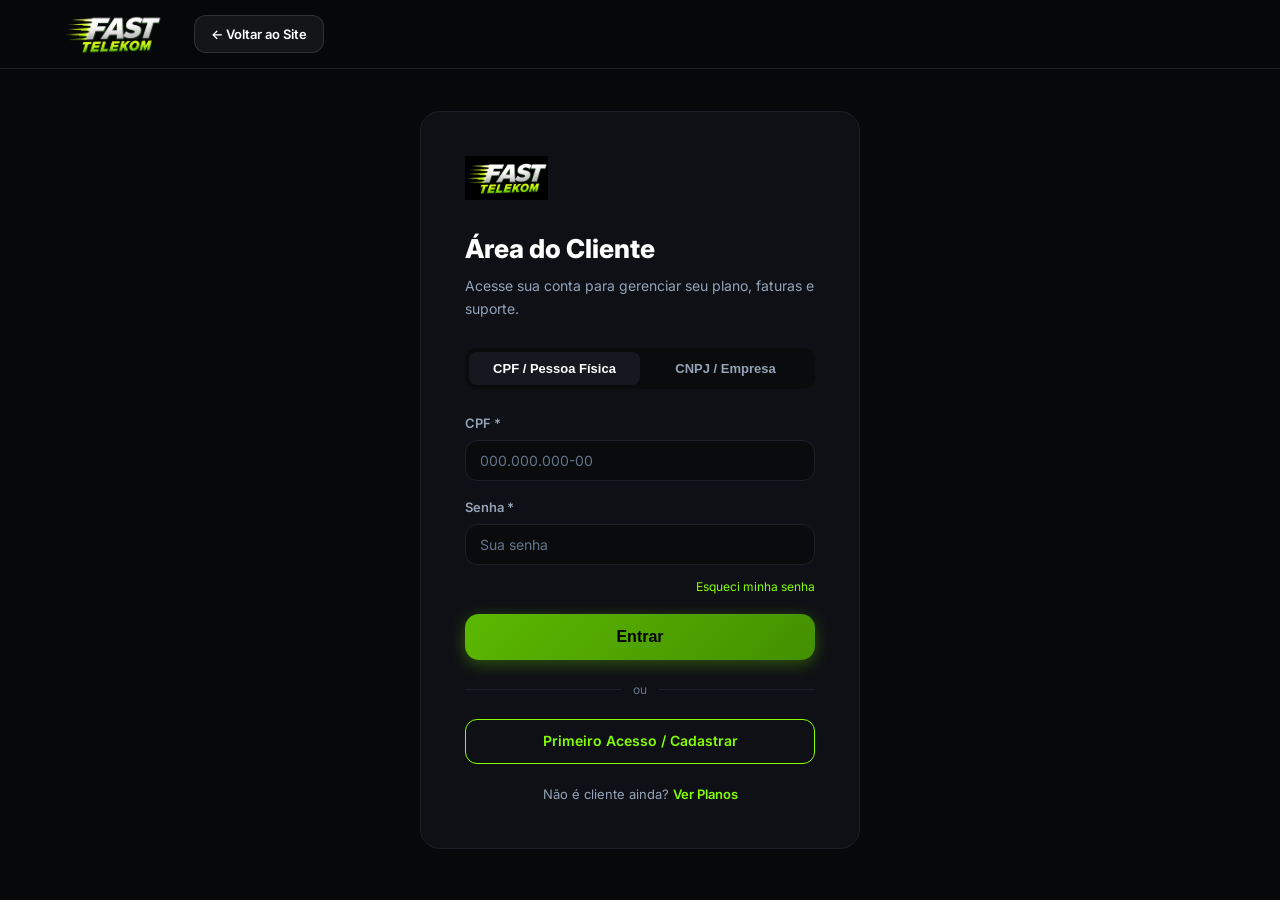
<file: area-cliente.html>
<!DOCTYPE html>
<html lang="pt-BR">
<head>
  <meta charset="UTF-8" />
  <meta name="viewport" content="width=device-width, initial-scale=1.0" />
  <title>Área do Cliente — Fast Telekom</title>
  <meta name="robots" content="noindex, nofollow" />
  <link rel="icon" href="logo.png" type="image/png" />
  <link rel="stylesheet" href="style.css" />
  <link href="https://fonts.googleapis.com/css2?family=Inter:wght@300;400;500;600;700;800;900&display=swap" rel="stylesheet" />
  <style>
    /* ---- Login ---- */
    .login-page { min-height: 100vh; display: flex; align-items: center; justify-content: center; padding: 100px 24px 40px; }
    .login-wrap { width: 100%; max-width: 440px; }

    .login-card {
      background: var(--surface);
      border: 1px solid var(--border);
      border-radius: var(--radius-lg);
      padding: 44px;
    }
    .login-logo { display: flex; align-items: center; gap: 8px; margin-bottom: 28px; }
    .login-logo img { height: 44px; width: auto; }
    .login-card h2 { font-size: 26px; font-weight: 800; color: var(--white); margin-bottom: 6px; }
    .login-card > p { font-size: 14px; color: var(--text-muted); margin-bottom: 28px; }

    .tabs { display: flex; background: var(--bg2); border-radius: var(--radius); padding: 4px; margin-bottom: 24px; }
    .tab { flex: 1; text-align: center; padding: 9px; border-radius: 8px; font-size: 13px; font-weight: 600; color: var(--text-muted); cursor: pointer; transition: all .2s; border: none; background: none; }
    .tab.active { background: var(--surface2); color: var(--white); }

    .login-form-section { display: none; }
    .login-form-section.active { display: block; }

    .forgot { text-align: right; margin-top: -8px; margin-bottom: 16px; }
    .forgot a { font-size: 12px; color: var(--primary-lt); }
    .forgot a:hover { text-decoration: underline; }

    .divider { display: flex; align-items: center; gap: 12px; margin: 20px 0; }
    .divider::before, .divider::after { content:''; flex: 1; height: 1px; background: var(--border); }
    .divider span { font-size: 12px; color: var(--text-dim); }

    .login-register { text-align: center; font-size: 13px; color: var(--text-muted); margin-top: 20px; }
    .login-register a { color: var(--primary-lt); font-weight: 600; }

    /* ---- Dashboard ---- */
    .dashboard { display: none; padding: 90px 0 60px; }
    .dashboard.active { display: block; }

    .dash-header { background: var(--bg2); border-bottom: 1px solid var(--border); padding: 16px 0; margin-bottom: 40px; }
    .dash-header .container { display: flex; align-items: center; justify-content: space-between; flex-wrap: wrap; gap: 12px; }
    .dash-welcome strong { color: var(--white); font-size: 16px; }
    .dash-welcome span { font-size: 13px; color: var(--text-muted); display: block; }
    .dash-actions { display: flex; gap: 10px; }

    .dash-grid { display: grid; grid-template-columns: repeat(auto-fit, minmax(220px, 1fr)); gap: 20px; margin-bottom: 40px; }
    .dash-stat {
      background: var(--surface);
      border: 1px solid var(--border);
      border-radius: var(--radius-lg);
      padding: 24px;
    }
    .dash-stat .ds-label { font-size: 12px; color: var(--text-dim); text-transform: uppercase; letter-spacing: 0.5px; margin-bottom: 8px; }
    .dash-stat .ds-value { font-size: 26px; font-weight: 800; color: var(--white); margin-bottom: 4px; }
    .dash-stat .ds-sub { font-size: 12px; color: var(--text-muted); }
    .ds-icon { font-size: 24px; margin-bottom: 8px; }

    .status-badge { display: inline-block; padding: 3px 10px; border-radius: 100px; font-size: 12px; font-weight: 700; }
    .status-active { background: rgba(22,163,74,.15); color: #4ade80; border: 1px solid rgba(22,163,74,.3); }
    .status-pending { background: rgba(234,179,8,.15); color: #fde047; border: 1px solid rgba(234,179,8,.3); }
    .status-error { background: rgba(220,38,38,.15); color: #f87171; border: 1px solid rgba(220,38,38,.3); }

    .dash-panels { display: grid; grid-template-columns: 1fr 1fr; gap: 24px; }
    @media(max-width:768px){ .dash-panels { grid-template-columns: 1fr; } }

    .dash-panel {
      background: var(--surface);
      border: 1px solid var(--border);
      border-radius: var(--radius-lg);
      overflow: hidden;
    }
    .panel-header {
      padding: 18px 24px;
      border-bottom: 1px solid var(--border);
      display: flex;
      justify-content: space-between;
      align-items: center;
    }
    .panel-header h3 { font-size: 15px; font-weight: 700; color: var(--white); }
    .panel-body { padding: 20px 24px; }

    .invoice-item {
      display: flex;
      justify-content: space-between;
      align-items: center;
      padding: 12px 0;
      border-bottom: 1px solid var(--border);
      font-size: 14px;
    }
    .invoice-item:last-child { border-bottom: none; }
    .invoice-month { color: var(--text); font-weight: 500; }
    .invoice-amount { color: var(--white); font-weight: 700; }

    .speed-bar { margin-bottom: 16px; }
    .speed-bar .sb-label { display: flex; justify-content: space-between; font-size: 13px; color: var(--text-muted); margin-bottom: 6px; }
    .sb-track { background: var(--bg2); border-radius: 4px; height: 8px; overflow: hidden; }
    .sb-fill { height: 100%; border-radius: 4px; background: linear-gradient(90deg, var(--primary), var(--primary-xl)); transition: width 1s ease; }

    .support-ticket {
      display: flex;
      justify-content: space-between;
      align-items: flex-start;
      padding: 12px 0;
      border-bottom: 1px solid var(--border);
      gap: 12px;
    }
    .support-ticket:last-child { border-bottom: none; }
    .ticket-info strong { display: block; font-size: 13px; color: var(--white); margin-bottom: 3px; }
    .ticket-info span { font-size: 12px; color: var(--text-dim); }
  </style>
</head>
<body>

<!-- NAVBAR -->
<header class="navbar scrolled">
  <div class="container nav-inner">
    <a href="index.html" class="logo">
      <img src="logo.png" alt="Fast Telekom" class="logo-img" />
    </a>
    <div class="nav-actions">
      <a href="index.html" class="btn btn-ghost btn-sm">← Voltar ao Site</a>
    </div>
  </div>
</header>

<!-- LOGIN PAGE -->
<div class="login-page" id="loginPage">
  <div class="login-wrap">
    <div class="login-card">
      <div class="login-logo">
        <img src="logo.png" alt="Fast Telekom" />
      </div>
      <h2>Área do Cliente</h2>
      <p>Acesse sua conta para gerenciar seu plano, faturas e suporte.</p>

      <div class="tabs">
        <button class="tab active" onclick="switchTab('cpf')">CPF / Pessoa Física</button>
        <button class="tab" onclick="switchTab('cnpj')">CNPJ / Empresa</button>
      </div>

      <div class="login-form-section active" id="tab-cpf">
        <form onsubmit="doLogin(event)">
          <div class="form-group">
            <label>CPF *</label>
            <input type="text" placeholder="000.000.000-00" required />
          </div>
          <div class="form-group">
            <label>Senha *</label>
            <input type="password" placeholder="Sua senha" required />
          </div>
          <div class="forgot"><a href="#">Esqueci minha senha</a></div>
          <button type="submit" class="btn btn-primary btn-full btn-lg">Entrar</button>
        </form>
      </div>

      <div class="login-form-section" id="tab-cnpj">
        <form onsubmit="doLogin(event)">
          <div class="form-group">
            <label>CNPJ *</label>
            <input type="text" placeholder="00.000.000/0001-00" required />
          </div>
          <div class="form-group">
            <label>Senha *</label>
            <input type="password" placeholder="Sua senha" required />
          </div>
          <div class="forgot"><a href="#">Esqueci minha senha</a></div>
          <button type="submit" class="btn btn-primary btn-full btn-lg">Entrar</button>
        </form>
      </div>

      <div class="divider"><span>ou</span></div>
      <a href="index.html#contato" class="btn btn-outline btn-full">Primeiro Acesso / Cadastrar</a>

      <div class="login-register">
        Não é cliente ainda? <a href="index.html#planos">Ver Planos</a>
      </div>
    </div>
  </div>
</div>

<!-- DASHBOARD -->
<div class="dashboard" id="dashboard">
  <div class="dash-header">
    <div class="container">
      <div class="dash-welcome">
        <strong>Olá, João Silva 👋</strong>
        <span>Plano Turbo 300 Mbps — Conta #12345</span>
      </div>
      <div class="dash-actions">
        <a href="index.html#suporte" class="btn btn-outline btn-sm">Suporte</a>
        <button onclick="doLogout()" class="btn btn-ghost btn-sm">Sair</button>
      </div>
    </div>
  </div>

  <div class="container">
    <div class="dash-grid">
      <div class="dash-stat">
        <div class="ds-icon">📶</div>
        <div class="ds-label">Status da Conexão</div>
        <div class="ds-value"><span class="status-badge status-active">● Online</span></div>
        <div class="ds-sub">Última atualização: agora</div>
      </div>
      <div class="dash-stat">
        <div class="ds-icon">⚡</div>
        <div class="ds-label">Plano Atual</div>
        <div class="ds-value">300 Mbps</div>
        <div class="ds-sub">Turbo — Fibra Óptica</div>
      </div>
      <div class="dash-stat">
        <div class="ds-icon">💰</div>
        <div class="ds-label">Próxima Fatura</div>
        <div class="ds-value">R$ 109,00</div>
        <div class="ds-sub">Vencimento: 10/06/2025</div>
      </div>
      <div class="dash-stat">
        <div class="ds-icon">📋</div>
        <div class="ds-label">Chamados Abertos</div>
        <div class="ds-value">0</div>
        <div class="ds-sub">Nenhum chamado pendente</div>
      </div>
    </div>

    <div class="dash-panels">
      <!-- Faturas -->
      <div class="dash-panel">
        <div class="panel-header">
          <h3>📄 Últimas Faturas</h3>
          <button class="btn btn-outline btn-sm">Ver Todas</button>
        </div>
        <div class="panel-body">
          <div class="invoice-item">
            <span class="invoice-month">Junho / 2025</span>
            <span class="status-badge status-pending">Pendente</span>
            <span class="invoice-amount">R$ 109,00</span>
            <button class="btn btn-primary btn-sm">Pagar</button>
          </div>
          <div class="invoice-item">
            <span class="invoice-month">Maio / 2025</span>
            <span class="status-badge status-active">Pago</span>
            <span class="invoice-amount">R$ 109,00</span>
            <button class="btn btn-outline btn-sm">Ver</button>
          </div>
          <div class="invoice-item">
            <span class="invoice-month">Abril / 2025</span>
            <span class="status-badge status-active">Pago</span>
            <span class="invoice-amount">R$ 109,00</span>
            <button class="btn btn-outline btn-sm">Ver</button>
          </div>
          <div class="invoice-item">
            <span class="invoice-month">Março / 2025</span>
            <span class="status-badge status-active">Pago</span>
            <span class="invoice-amount">R$ 109,00</span>
            <button class="btn btn-outline btn-sm">Ver</button>
          </div>
        </div>
      </div>

      <!-- Velocidade -->
      <div class="dash-panel">
        <div class="panel-header">
          <h3>📊 Estatísticas de Uso</h3>
          <button class="btn btn-outline btn-sm" onclick="testSpeed()">Testar Agora</button>
        </div>
        <div class="panel-body">
          <div class="speed-bar">
            <div class="sb-label"><span>Download</span><span>287 Mbps / 300 Mbps</span></div>
            <div class="sb-track"><div class="sb-fill" style="width:95%"></div></div>
          </div>
          <div class="speed-bar">
            <div class="sb-label"><span>Upload</span><span>294 Mbps / 300 Mbps</span></div>
            <div class="sb-track"><div class="sb-fill" style="width:98%"></div></div>
          </div>
          <div class="speed-bar">
            <div class="sb-label"><span>Latência</span><span>4 ms</span></div>
            <div class="sb-track"><div class="sb-fill" style="width:98%;background:linear-gradient(90deg,#16a34a,#4ade80)"></div></div>
          </div>
          <div class="speed-bar" style="margin-top:20px">
            <div class="sb-label"><span>Uptime do mês</span><span>99,97%</span></div>
            <div class="sb-track"><div class="sb-fill" style="width:99.97%;background:linear-gradient(90deg,#5CB800,#AAFF00)"></div></div>
          </div>
        </div>
      </div>

      <!-- Meu Plano -->
      <div class="dash-panel">
        <div class="panel-header">
          <h3>📦 Meu Plano</h3>
          <a href="index.html#planos" class="btn btn-primary btn-sm">Fazer Upgrade</a>
        </div>
        <div class="panel-body">
          <div style="margin-bottom:16px">
            <div class="ds-label">Plano Contratado</div>
            <div style="font-size:20px;font-weight:800;color:var(--white);margin:4px 0">Turbo 300 Mbps</div>
            <span class="status-badge status-active">Ativo</span>
          </div>
          <div style="display:grid;grid-template-columns:1fr 1fr;gap:12px;font-size:13px;color:var(--text-muted)">
            <div><strong style="color:var(--white);display:block">300 Mbps</strong>Download</div>
            <div><strong style="color:var(--white);display:block">300 Mbps</strong>Upload</div>
            <div><strong style="color:var(--white);display:block">Ilimitado</strong>Dados</div>
            <div><strong style="color:var(--white);display:block">R$ 109/mês</strong>Mensalidade</div>
            <div><strong style="color:var(--white);display:block">Wi-Fi 6</strong>Roteador</div>
            <div><strong style="color:var(--white);display:block">15/01/2024</strong>Desde</div>
          </div>
        </div>
      </div>

      <!-- Suporte -->
      <div class="dash-panel">
        <div class="panel-header">
          <h3>🛠️ Chamados de Suporte</h3>
          <button class="btn btn-primary btn-sm" onclick="openNewTicket()">Novo Chamado</button>
        </div>
        <div class="panel-body">
          <div class="support-ticket">
            <div class="ticket-info">
              <strong>#4521 — Lentidão no Wi-Fi</strong>
              <span>Concluído em 22/04/2025</span>
            </div>
            <span class="status-badge status-active">Resolvido</span>
          </div>
          <div class="support-ticket">
            <div class="ticket-info">
              <strong>#4102 — Configuração do roteador</strong>
              <span>Concluído em 10/03/2025</span>
            </div>
            <span class="status-badge status-active">Resolvido</span>
          </div>
          <div style="text-align:center;padding:20px 0;color:var(--text-dim);font-size:13px">
            ✅ Nenhum chamado aberto no momento
          </div>
        </div>
      </div>
    </div>
  </div>
</div>

<script src="script.js"></script>
<script>
function switchTab(id) {
  document.querySelectorAll('.tab').forEach((t,i) => t.classList.toggle('active', (i===0 && id==='cpf') || (i===1 && id==='cnpj')));
  document.getElementById('tab-cpf').classList.toggle('active', id==='cpf');
  document.getElementById('tab-cnpj').classList.toggle('active', id==='cnpj');
}

function doLogin(e) {
  e.preventDefault();
  const btn = e.target.querySelector('button');
  btn.textContent = 'Entrando...';
  btn.disabled = true;
  setTimeout(() => {
    document.getElementById('loginPage').style.display = 'none';
    document.getElementById('dashboard').classList.add('active');
  }, 1200);
}

function doLogout() {
  document.getElementById('loginPage').style.display = 'flex';
  document.getElementById('dashboard').classList.remove('active');
}

function testSpeed() {
  showModal('📊 Testando Velocidade', `
    <p>Conectando aos servidores de teste...</p>
    <p style="margin-top:8px;color:var(--primary-lt);font-weight:600">Para teste preciso, acesse <a href="https://fast.com" target="_blank" style="color:var(--primary-lt)">fast.com</a> com seu dispositivo conectado via cabo.</p>
  `);
}

function openNewTicket() {
  showModal('🛠️ Abrir Chamado Técnico', `
    <p>Descreva o problema para abrirmos um chamado técnico.</p>
    <div class="form-group" style="margin-top:16px">
      <label>Tipo do Problema</label>
      <select><option>Sem internet</option><option>Lentidão</option><option>Wi-Fi instável</option><option>Outro</option></select>
    </div>
    <div class="form-group">
      <label>Descrição</label>
      <textarea placeholder="Descreva o problema..." rows="3"></textarea>
    </div>
    <button class="btn btn-primary" onclick="this.closest('.modal-overlay').remove()">Abrir Chamado</button>
  `);
}
</script>
</body>
</html>
</file>
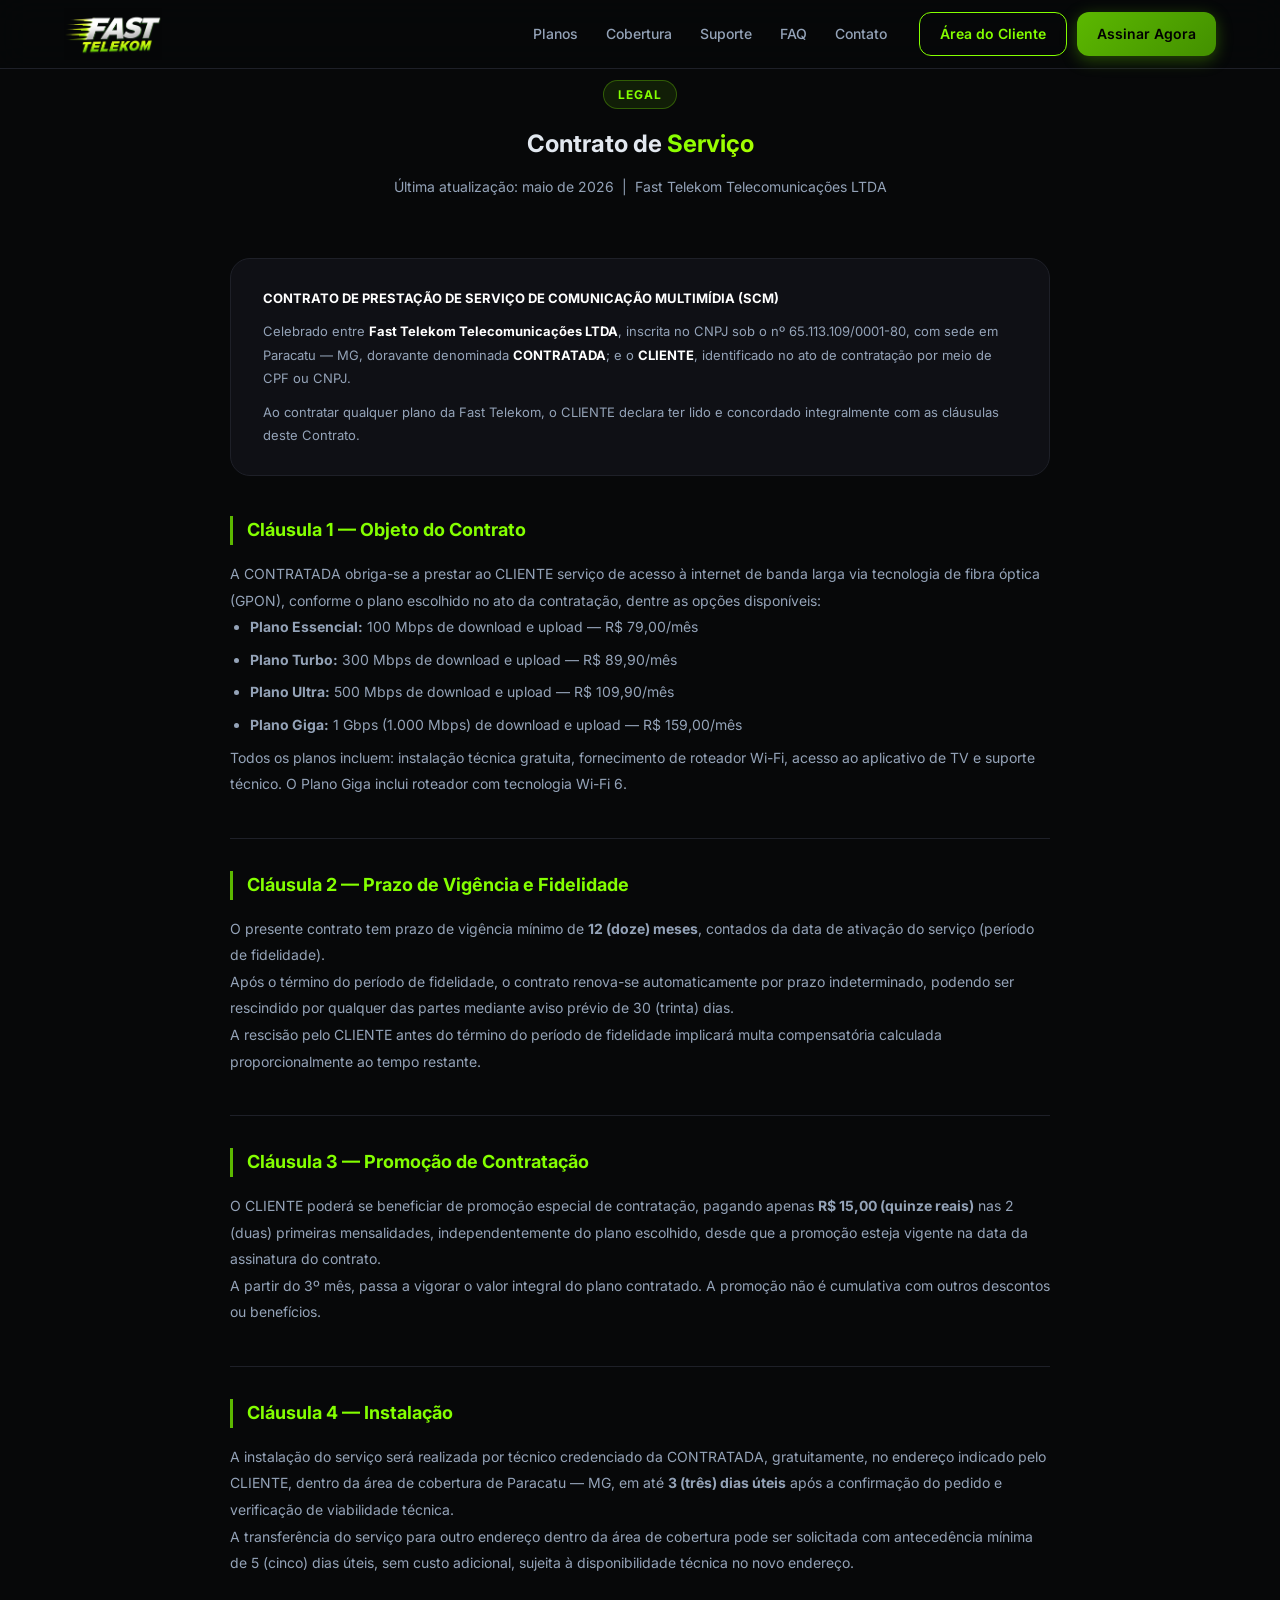
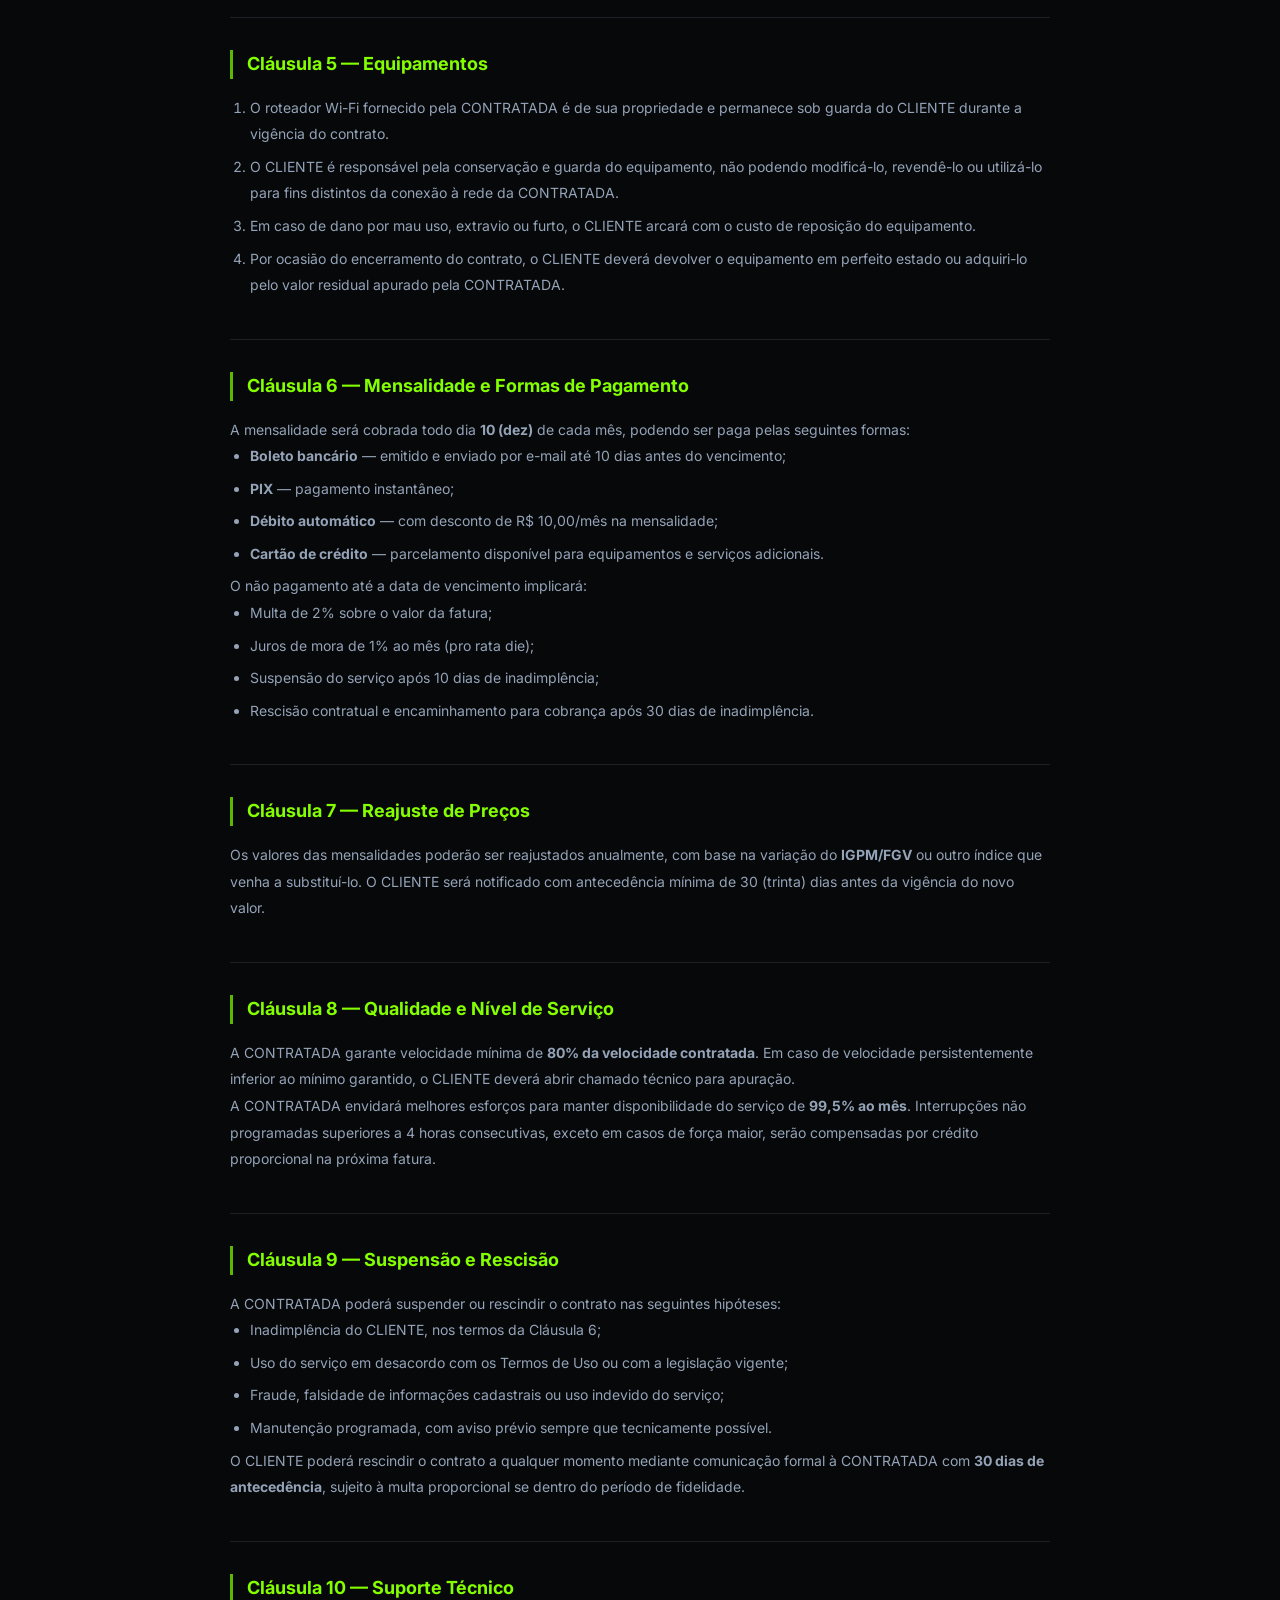
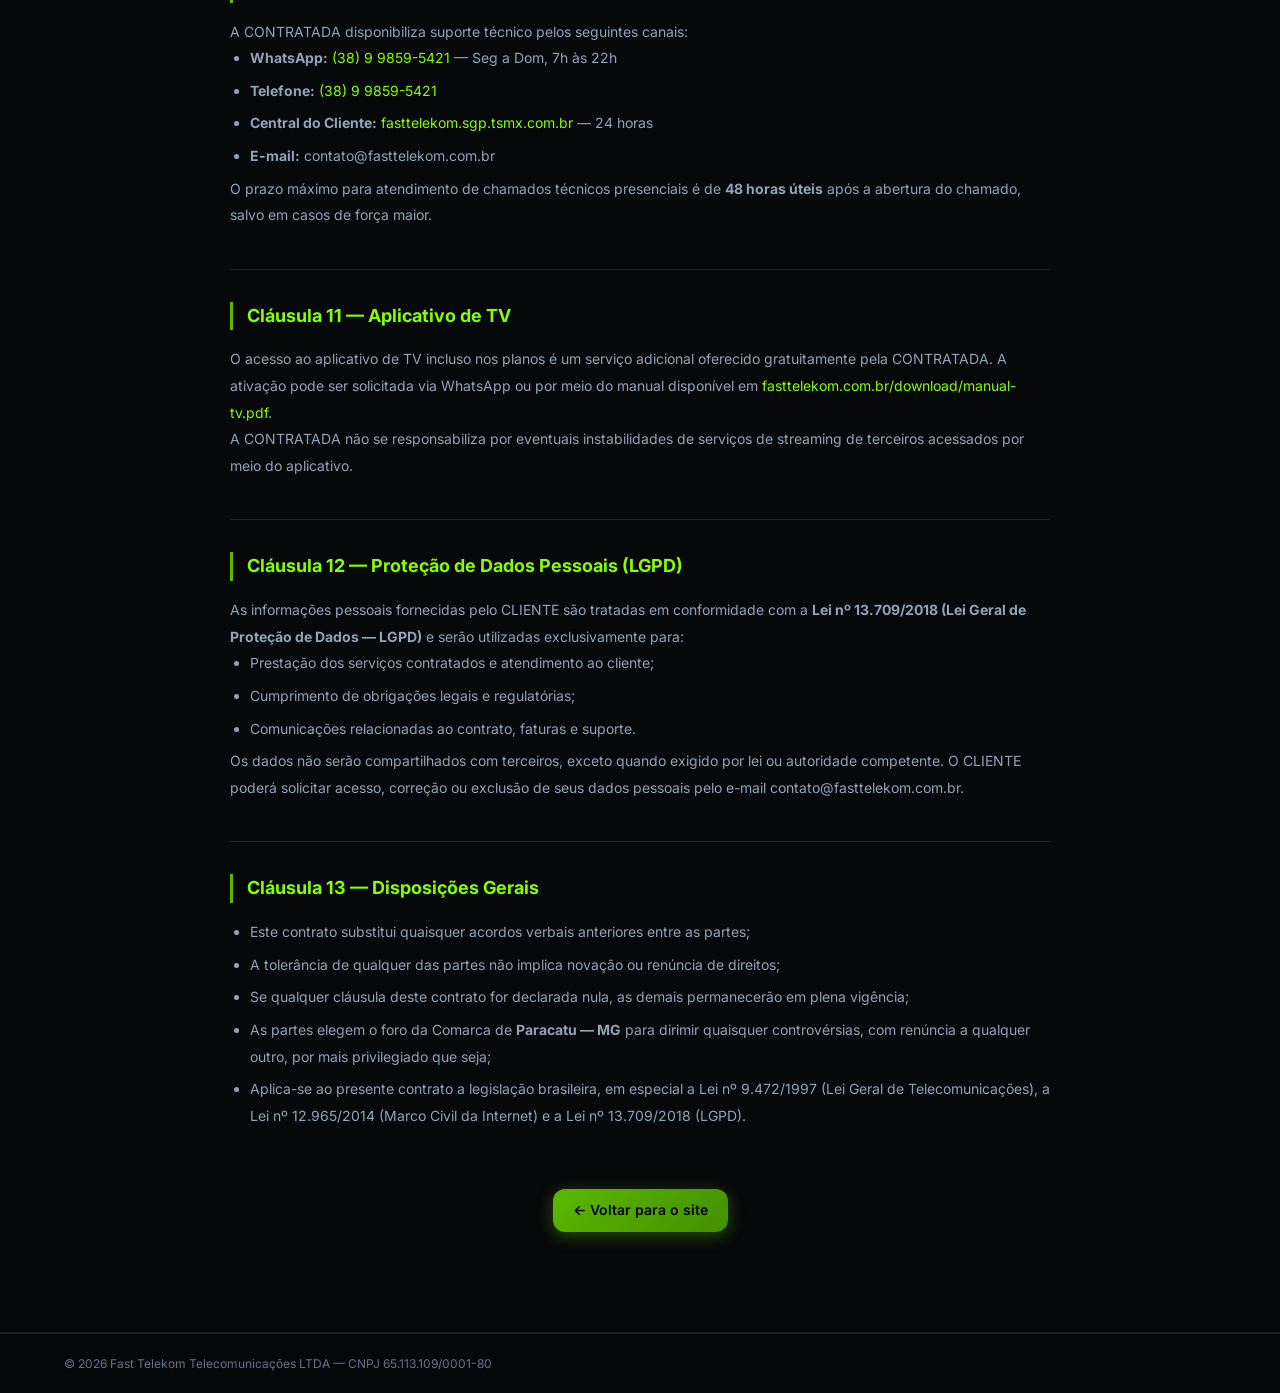
<file: contrato-de-servico.html>
<!DOCTYPE html>
<html lang="pt-BR">
<head>
  <meta charset="UTF-8" />
  <meta name="viewport" content="width=device-width, initial-scale=1.0" />
  <title>Contrato de Serviço — Fast Telekom</title>
  <meta name="description" content="Contrato de Prestação de Serviço da Fast Telekom — termos e condições contratuais dos planos de internet fibra óptica." />
  <meta name="robots" content="index, follow" />
  <link rel="canonical" href="https://fasttelekom.com.br/contrato-de-servico.html" />
  <link rel="icon" href="logo.png" type="image/png" />
  <link rel="stylesheet" href="style.css" />
  <link rel="preconnect" href="https://fonts.googleapis.com" />
  <link href="https://fonts.googleapis.com/css2?family=Inter:wght@300;400;500;600;700;800;900&display=swap" rel="stylesheet" />
  <style>
    .legal-page { padding: 80px 0 100px; }
    .legal-header { text-align: center; margin-bottom: 60px; }
    .legal-header .section-tag { margin: 0 auto 16px; }
    .legal-header p { color: var(--text-muted); font-size: 14px; margin-top: 12px; }
    .legal-body { max-width: 820px; margin: 0 auto; }
    .legal-section { margin-bottom: 40px; }
    .legal-section h2 {
      font-size: 18px; font-weight: 700; color: var(--primary-lt);
      border-left: 3px solid var(--primary); padding-left: 14px;
      margin-bottom: 16px;
    }
    .legal-section p, .legal-section li {
      font-size: 14px; color: var(--text-muted); line-height: 1.9;
    }
    .legal-section ul, .legal-section ol { padding-left: 20px; }
    .legal-section ul { list-style: disc; }
    .legal-section ol { list-style: decimal; }
    .legal-section ul li, .legal-section ol li { margin-bottom: 6px; }
    .legal-divider { border: none; border-top: 1px solid var(--border); margin: 32px 0; }
    .legal-back { text-align: center; margin-top: 60px; }
    .contract-box {
      background: var(--surface);
      border: 1px solid var(--border);
      border-radius: var(--radius-lg);
      padding: 28px 32px;
      margin-bottom: 40px;
    }
    .contract-box p { font-size: 13px; color: var(--text-muted); line-height: 1.8; margin-bottom: 10px; }
    .contract-box p:last-child { margin-bottom: 0; }
    .contract-box strong { color: var(--white); }
  </style>
</head>
<body>

<!-- ===== NAVBAR ===== -->
<header class="navbar" id="navbar">
  <div class="container nav-inner">
    <a href="index.html" class="logo">
      <img src="logo.png" alt="Fast Telekom" class="logo-img" />
    </a>
    <nav class="nav-links">
      <a href="index.html#planos">Planos</a>
      <a href="index.html#cobertura">Cobertura</a>
      <a href="index.html#suporte">Suporte</a>
      <a href="index.html#faq">FAQ</a>
      <a href="index.html#contato">Contato</a>
    </nav>
    <div class="nav-actions">
      <a href="https://fasttelekom.sgp.tsmx.com.br/accounts/central/login" target="_blank" class="btn btn-outline">Área do Cliente</a>
      <a href="index.html#planos" class="btn btn-primary">Assinar Agora</a>
    </div>
  </div>
</header>

<!-- ===== CONTEÚDO ===== -->
<section class="legal-page">
  <div class="container">

    <div class="legal-header">
      <div class="section-tag">Legal</div>
      <h1>Contrato de <span class="gradient-text">Serviço</span></h1>
      <p>Última atualização: maio de 2026 &nbsp;|&nbsp; Fast Telekom Telecomunicações LTDA</p>
    </div>

    <div class="legal-body">

      <div class="contract-box">
        <p><strong>CONTRATO DE PRESTAÇÃO DE SERVIÇO DE COMUNICAÇÃO MULTIMÍDIA (SCM)</strong></p>
        <p>Celebrado entre <strong>Fast Telekom Telecomunicações LTDA</strong>, inscrita no CNPJ sob o nº 65.113.109/0001-80, com sede em Paracatu — MG, doravante denominada <strong>CONTRATADA</strong>; e o <strong>CLIENTE</strong>, identificado no ato de contratação por meio de CPF ou CNPJ.</p>
        <p>Ao contratar qualquer plano da Fast Telekom, o CLIENTE declara ter lido e concordado integralmente com as cláusulas deste Contrato.</p>
      </div>

      <div class="legal-section">
        <h2>Cláusula 1 — Objeto do Contrato</h2>
        <p>A CONTRATADA obriga-se a prestar ao CLIENTE serviço de acesso à internet de banda larga via tecnologia de fibra óptica (GPON), conforme o plano escolhido no ato da contratação, dentre as opções disponíveis:</p>
        <ul>
          <li><strong>Plano Essencial:</strong> 100 Mbps de download e upload — R$ 79,00/mês</li>
          <li><strong>Plano Turbo:</strong> 300 Mbps de download e upload — R$ 89,90/mês</li>
          <li><strong>Plano Ultra:</strong> 500 Mbps de download e upload — R$ 109,90/mês</li>
          <li><strong>Plano Giga:</strong> 1 Gbps (1.000 Mbps) de download e upload — R$ 159,00/mês</li>
        </ul>
        <p>Todos os planos incluem: instalação técnica gratuita, fornecimento de roteador Wi-Fi, acesso ao aplicativo de TV e suporte técnico. O Plano Giga inclui roteador com tecnologia Wi-Fi 6.</p>
      </div>

      <hr class="legal-divider" />

      <div class="legal-section">
        <h2>Cláusula 2 — Prazo de Vigência e Fidelidade</h2>
        <p>O presente contrato tem prazo de vigência mínimo de <strong>12 (doze) meses</strong>, contados da data de ativação do serviço (período de fidelidade).</p>
        <p>Após o término do período de fidelidade, o contrato renova-se automaticamente por prazo indeterminado, podendo ser rescindido por qualquer das partes mediante aviso prévio de 30 (trinta) dias.</p>
        <p>A rescisão pelo CLIENTE antes do término do período de fidelidade implicará multa compensatória calculada proporcionalmente ao tempo restante.</p>
      </div>

      <hr class="legal-divider" />

      <div class="legal-section">
        <h2>Cláusula 3 — Promoção de Contratação</h2>
        <p>O CLIENTE poderá se beneficiar de promoção especial de contratação, pagando apenas <strong>R$ 15,00 (quinze reais)</strong> nas 2 (duas) primeiras mensalidades, independentemente do plano escolhido, desde que a promoção esteja vigente na data da assinatura do contrato.</p>
        <p>A partir do 3º mês, passa a vigorar o valor integral do plano contratado. A promoção não é cumulativa com outros descontos ou benefícios.</p>
      </div>

      <hr class="legal-divider" />

      <div class="legal-section">
        <h2>Cláusula 4 — Instalação</h2>
        <p>A instalação do serviço será realizada por técnico credenciado da CONTRATADA, gratuitamente, no endereço indicado pelo CLIENTE, dentro da área de cobertura de Paracatu — MG, em até <strong>3 (três) dias úteis</strong> após a confirmação do pedido e verificação de viabilidade técnica.</p>
        <p>A transferência do serviço para outro endereço dentro da área de cobertura pode ser solicitada com antecedência mínima de 5 (cinco) dias úteis, sem custo adicional, sujeita à disponibilidade técnica no novo endereço.</p>
      </div>

      <hr class="legal-divider" />

      <div class="legal-section">
        <h2>Cláusula 5 — Equipamentos</h2>
        <ol>
          <li>O roteador Wi-Fi fornecido pela CONTRATADA é de sua propriedade e permanece sob guarda do CLIENTE durante a vigência do contrato.</li>
          <li>O CLIENTE é responsável pela conservação e guarda do equipamento, não podendo modificá-lo, revendê-lo ou utilizá-lo para fins distintos da conexão à rede da CONTRATADA.</li>
          <li>Em caso de dano por mau uso, extravio ou furto, o CLIENTE arcará com o custo de reposição do equipamento.</li>
          <li>Por ocasião do encerramento do contrato, o CLIENTE deverá devolver o equipamento em perfeito estado ou adquiri-lo pelo valor residual apurado pela CONTRATADA.</li>
        </ol>
      </div>

      <hr class="legal-divider" />

      <div class="legal-section">
        <h2>Cláusula 6 — Mensalidade e Formas de Pagamento</h2>
        <p>A mensalidade será cobrada todo dia <strong>10 (dez)</strong> de cada mês, podendo ser paga pelas seguintes formas:</p>
        <ul>
          <li><strong>Boleto bancário</strong> — emitido e enviado por e-mail até 10 dias antes do vencimento;</li>
          <li><strong>PIX</strong> — pagamento instantâneo;</li>
          <li><strong>Débito automático</strong> — com desconto de R$ 10,00/mês na mensalidade;</li>
          <li><strong>Cartão de crédito</strong> — parcelamento disponível para equipamentos e serviços adicionais.</li>
        </ul>
        <p>O não pagamento até a data de vencimento implicará:</p>
        <ul>
          <li>Multa de 2% sobre o valor da fatura;</li>
          <li>Juros de mora de 1% ao mês (pro rata die);</li>
          <li>Suspensão do serviço após 10 dias de inadimplência;</li>
          <li>Rescisão contratual e encaminhamento para cobrança após 30 dias de inadimplência.</li>
        </ul>
      </div>

      <hr class="legal-divider" />

      <div class="legal-section">
        <h2>Cláusula 7 — Reajuste de Preços</h2>
        <p>Os valores das mensalidades poderão ser reajustados anualmente, com base na variação do <strong>IGPM/FGV</strong> ou outro índice que venha a substituí-lo. O CLIENTE será notificado com antecedência mínima de 30 (trinta) dias antes da vigência do novo valor.</p>
      </div>

      <hr class="legal-divider" />

      <div class="legal-section">
        <h2>Cláusula 8 — Qualidade e Nível de Serviço</h2>
        <p>A CONTRATADA garante velocidade mínima de <strong>80% da velocidade contratada</strong>. Em caso de velocidade persistentemente inferior ao mínimo garantido, o CLIENTE deverá abrir chamado técnico para apuração.</p>
        <p>A CONTRATADA envidará melhores esforços para manter disponibilidade do serviço de <strong>99,5% ao mês</strong>. Interrupções não programadas superiores a 4 horas consecutivas, exceto em casos de força maior, serão compensadas por crédito proporcional na próxima fatura.</p>
      </div>

      <hr class="legal-divider" />

      <div class="legal-section">
        <h2>Cláusula 9 — Suspensão e Rescisão</h2>
        <p>A CONTRATADA poderá suspender ou rescindir o contrato nas seguintes hipóteses:</p>
        <ul>
          <li>Inadimplência do CLIENTE, nos termos da Cláusula 6;</li>
          <li>Uso do serviço em desacordo com os Termos de Uso ou com a legislação vigente;</li>
          <li>Fraude, falsidade de informações cadastrais ou uso indevido do serviço;</li>
          <li>Manutenção programada, com aviso prévio sempre que tecnicamente possível.</li>
        </ul>
        <p>O CLIENTE poderá rescindir o contrato a qualquer momento mediante comunicação formal à CONTRATADA com <strong>30 dias de antecedência</strong>, sujeito à multa proporcional se dentro do período de fidelidade.</p>
      </div>

      <hr class="legal-divider" />

      <div class="legal-section">
        <h2>Cláusula 10 — Suporte Técnico</h2>
        <p>A CONTRATADA disponibiliza suporte técnico pelos seguintes canais:</p>
        <ul>
          <li><strong>WhatsApp:</strong> <a href="https://wa.me/5538998595421" target="_blank" style="color:var(--primary-lt)">(38) 9 9859-5421</a> — Seg a Dom, 7h às 22h</li>
          <li><strong>Telefone:</strong> <a href="tel:38998595421" style="color:var(--primary-lt)">(38) 9 9859-5421</a></li>
          <li><strong>Central do Cliente:</strong> <a href="https://fasttelekom.sgp.tsmx.com.br/accounts/central/login" target="_blank" style="color:var(--primary-lt)">fasttelekom.sgp.tsmx.com.br</a> — 24 horas</li>
          <li><strong>E-mail:</strong> contato@fasttelekom.com.br</li>
        </ul>
        <p>O prazo máximo para atendimento de chamados técnicos presenciais é de <strong>48 horas úteis</strong> após a abertura do chamado, salvo em casos de força maior.</p>
      </div>

      <hr class="legal-divider" />

      <div class="legal-section">
        <h2>Cláusula 11 — Aplicativo de TV</h2>
        <p>O acesso ao aplicativo de TV incluso nos planos é um serviço adicional oferecido gratuitamente pela CONTRATADA. A ativação pode ser solicitada via WhatsApp ou por meio do manual disponível em <a href="https://fasttelekom.com.br/download/manual-tv.pdf" target="_blank" style="color:var(--primary-lt)">fasttelekom.com.br/download/manual-tv.pdf</a>.</p>
        <p>A CONTRATADA não se responsabiliza por eventuais instabilidades de serviços de streaming de terceiros acessados por meio do aplicativo.</p>
      </div>

      <hr class="legal-divider" />

      <div class="legal-section">
        <h2>Cláusula 12 — Proteção de Dados Pessoais (LGPD)</h2>
        <p>As informações pessoais fornecidas pelo CLIENTE são tratadas em conformidade com a <strong>Lei nº 13.709/2018 (Lei Geral de Proteção de Dados — LGPD)</strong> e serão utilizadas exclusivamente para:</p>
        <ul>
          <li>Prestação dos serviços contratados e atendimento ao cliente;</li>
          <li>Cumprimento de obrigações legais e regulatórias;</li>
          <li>Comunicações relacionadas ao contrato, faturas e suporte.</li>
        </ul>
        <p>Os dados não serão compartilhados com terceiros, exceto quando exigido por lei ou autoridade competente. O CLIENTE poderá solicitar acesso, correção ou exclusão de seus dados pessoais pelo e-mail contato@fasttelekom.com.br.</p>
      </div>

      <hr class="legal-divider" />

      <div class="legal-section">
        <h2>Cláusula 13 — Disposições Gerais</h2>
        <ul>
          <li>Este contrato substitui quaisquer acordos verbais anteriores entre as partes;</li>
          <li>A tolerância de qualquer das partes não implica novação ou renúncia de direitos;</li>
          <li>Se qualquer cláusula deste contrato for declarada nula, as demais permanecerão em plena vigência;</li>
          <li>As partes elegem o foro da Comarca de <strong>Paracatu — MG</strong> para dirimir quaisquer controvérsias, com renúncia a qualquer outro, por mais privilegiado que seja;</li>
          <li>Aplica-se ao presente contrato a legislação brasileira, em especial a Lei nº 9.472/1997 (Lei Geral de Telecomunicações), a Lei nº 12.965/2014 (Marco Civil da Internet) e a Lei nº 13.709/2018 (LGPD).</li>
        </ul>
      </div>

      <div class="legal-back">
        <a href="index.html" class="btn btn-primary">← Voltar para o site</a>
      </div>

    </div>
  </div>
</section>

<!-- ===== FOOTER ===== -->
<footer class="footer">
  <div class="footer-bottom">
    <div class="container footer-bottom-inner">
      <span>© 2026 Fast Telekom Telecomunicações LTDA — CNPJ 65.113.109/0001-80</span>
    </div>
  </div>
</footer>

</body>
</html>
</file>
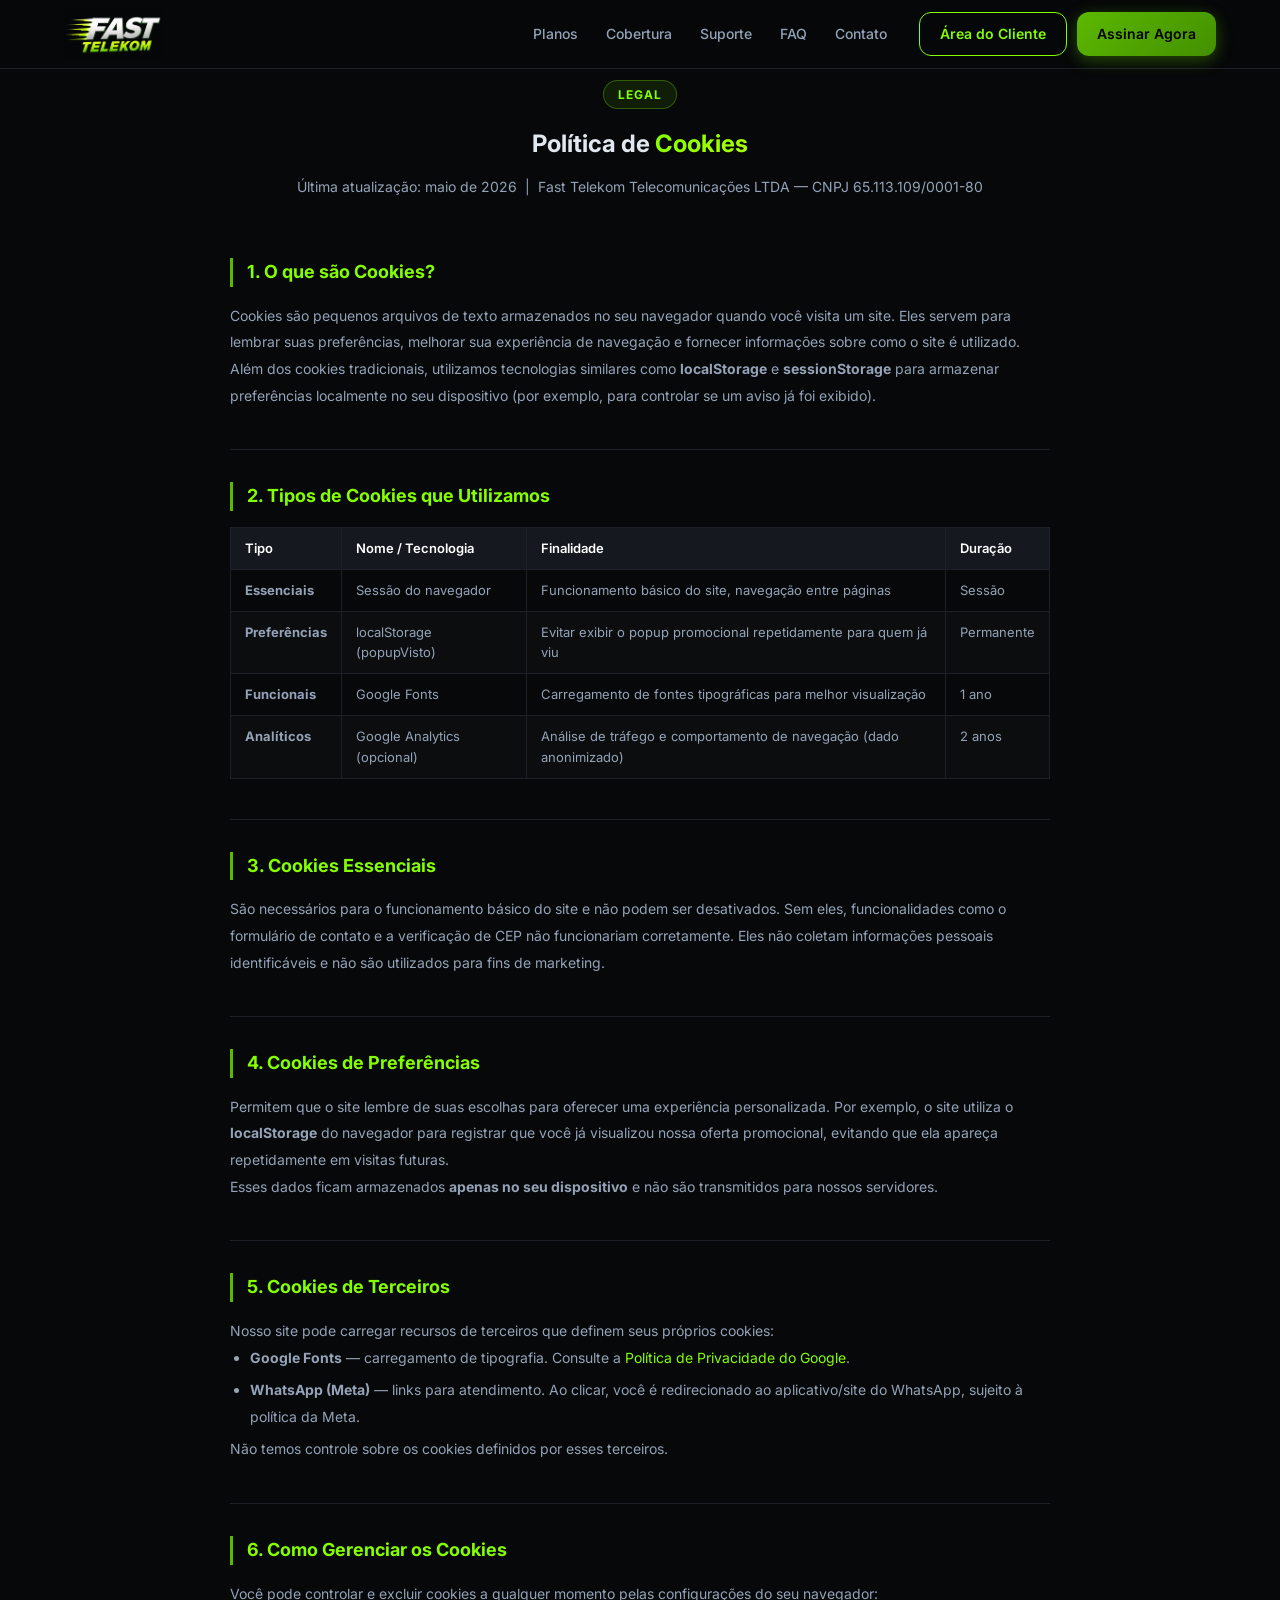
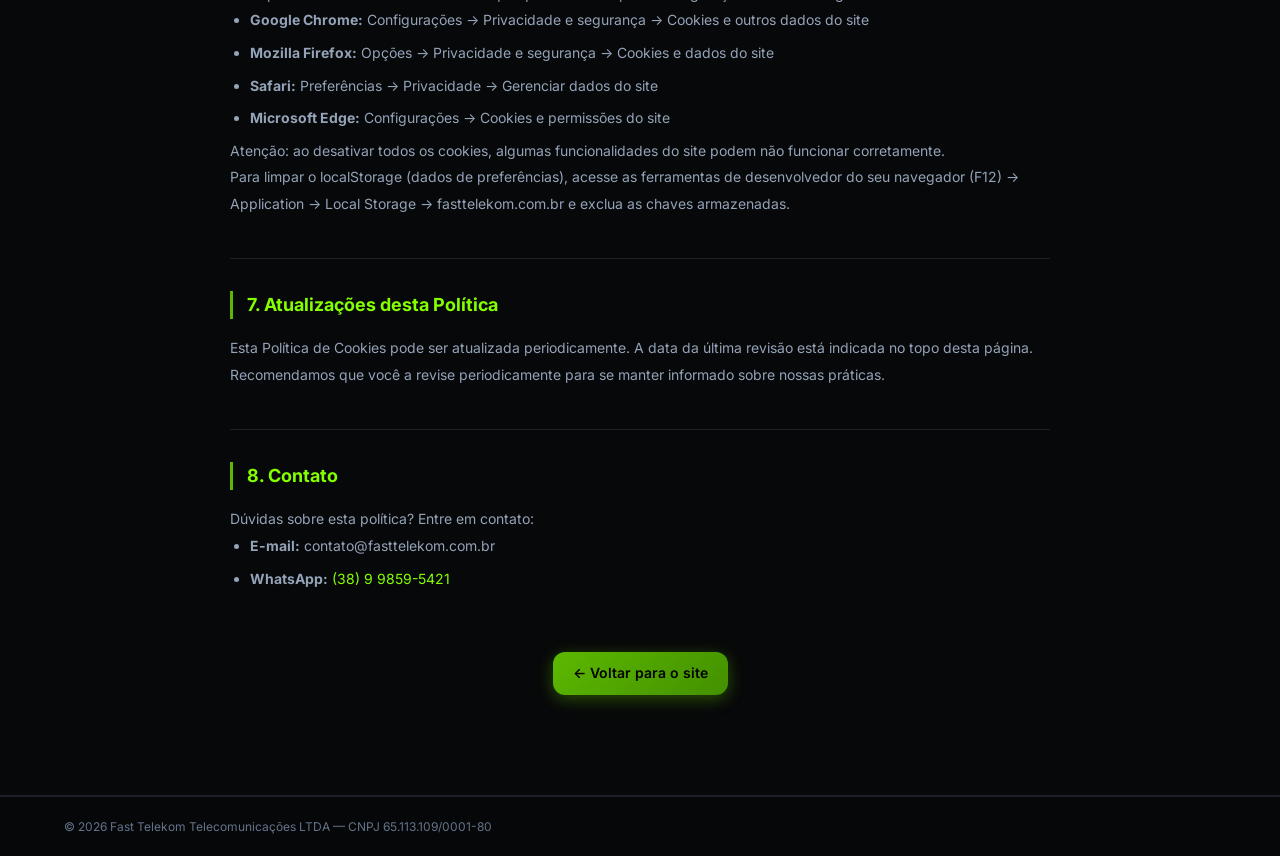
<file: politica-de-cookies.html>
<!DOCTYPE html>
<html lang="pt-BR">
<head>
  <meta charset="UTF-8" />
  <meta name="viewport" content="width=device-width, initial-scale=1.0" />
  <title>Política de Cookies — Fast Telekom</title>
  <meta name="description" content="Política de Cookies da Fast Telekom — entenda como e por que utilizamos cookies em nosso site." />
  <meta name="robots" content="index, follow" />
  <link rel="canonical" href="https://fasttelekom.com.br/politica-de-cookies.html" />
  <link rel="icon" href="logo.png" type="image/png" />
  <link rel="stylesheet" href="style.css" />
  <link rel="preconnect" href="https://fonts.googleapis.com" />
  <link href="https://fonts.googleapis.com/css2?family=Inter:wght@300;400;500;600;700;800;900&display=swap" rel="stylesheet" />
  <style>
    .legal-page { padding: 80px 0 100px; }
    .legal-header { text-align: center; margin-bottom: 60px; }
    .legal-header .section-tag { margin: 0 auto 16px; }
    .legal-header p { color: var(--text-muted); font-size: 14px; margin-top: 12px; }
    .legal-body { max-width: 820px; margin: 0 auto; }
    .legal-section { margin-bottom: 40px; }
    .legal-section h2 { font-size: 18px; font-weight: 700; color: var(--primary-lt); border-left: 3px solid var(--primary); padding-left: 14px; margin-bottom: 16px; }
    .legal-section p, .legal-section li { font-size: 14px; color: var(--text-muted); line-height: 1.9; }
    .legal-section ul { padding-left: 20px; list-style: disc; }
    .legal-section ul li { margin-bottom: 6px; }
    .legal-divider { border: none; border-top: 1px solid var(--border); margin: 32px 0; }
    .legal-back { text-align: center; margin-top: 60px; }
    .cookie-table { width: 100%; border-collapse: collapse; margin-top: 16px; font-size: 13px; }
    .cookie-table th { background: var(--surface2); color: var(--white); padding: 10px 14px; text-align: left; font-weight: 600; border: 1px solid var(--border); }
    .cookie-table td { padding: 10px 14px; border: 1px solid var(--border); color: var(--text-muted); vertical-align: top; }
    .cookie-table tr:nth-child(even) td { background: rgba(255,255,255,0.02); }
  </style>
</head>
<body>

<header class="navbar" id="navbar">
  <div class="container nav-inner">
    <a href="index.html" class="logo"><img src="logo.png" alt="Fast Telekom" class="logo-img" /></a>
    <nav class="nav-links">
      <a href="index.html#planos">Planos</a>
      <a href="index.html#cobertura">Cobertura</a>
      <a href="index.html#suporte">Suporte</a>
      <a href="index.html#faq">FAQ</a>
      <a href="index.html#contato">Contato</a>
    </nav>
    <div class="nav-actions">
      <a href="https://fasttelekom.sgp.tsmx.com.br/accounts/central/login" target="_blank" class="btn btn-outline">Área do Cliente</a>
      <a href="index.html#planos" class="btn btn-primary">Assinar Agora</a>
    </div>
  </div>
</header>

<section class="legal-page">
  <div class="container">
    <div class="legal-header">
      <div class="section-tag">Legal</div>
      <h1>Política de <span class="gradient-text">Cookies</span></h1>
      <p>Última atualização: maio de 2026 &nbsp;|&nbsp; Fast Telekom Telecomunicações LTDA — CNPJ 65.113.109/0001-80</p>
    </div>

    <div class="legal-body">

      <div class="legal-section">
        <h2>1. O que são Cookies?</h2>
        <p>Cookies são pequenos arquivos de texto armazenados no seu navegador quando você visita um site. Eles servem para lembrar suas preferências, melhorar sua experiência de navegação e fornecer informações sobre como o site é utilizado.</p>
        <p>Além dos cookies tradicionais, utilizamos tecnologias similares como <strong>localStorage</strong> e <strong>sessionStorage</strong> para armazenar preferências localmente no seu dispositivo (por exemplo, para controlar se um aviso já foi exibido).</p>
      </div>

      <hr class="legal-divider" />

      <div class="legal-section">
        <h2>2. Tipos de Cookies que Utilizamos</h2>
        <table class="cookie-table">
          <thead>
            <tr>
              <th>Tipo</th>
              <th>Nome / Tecnologia</th>
              <th>Finalidade</th>
              <th>Duração</th>
            </tr>
          </thead>
          <tbody>
            <tr>
              <td><strong>Essenciais</strong></td>
              <td>Sessão do navegador</td>
              <td>Funcionamento básico do site, navegação entre páginas</td>
              <td>Sessão</td>
            </tr>
            <tr>
              <td><strong>Preferências</strong></td>
              <td>localStorage (popupVisto)</td>
              <td>Evitar exibir o popup promocional repetidamente para quem já viu</td>
              <td>Permanente</td>
            </tr>
            <tr>
              <td><strong>Funcionais</strong></td>
              <td>Google Fonts</td>
              <td>Carregamento de fontes tipográficas para melhor visualização</td>
              <td>1 ano</td>
            </tr>
            <tr>
              <td><strong>Analíticos</strong></td>
              <td>Google Analytics (opcional)</td>
              <td>Análise de tráfego e comportamento de navegação (dado anonimizado)</td>
              <td>2 anos</td>
            </tr>
          </tbody>
        </table>
      </div>

      <hr class="legal-divider" />

      <div class="legal-section">
        <h2>3. Cookies Essenciais</h2>
        <p>São necessários para o funcionamento básico do site e não podem ser desativados. Sem eles, funcionalidades como o formulário de contato e a verificação de CEP não funcionariam corretamente. Eles não coletam informações pessoais identificáveis e não são utilizados para fins de marketing.</p>
      </div>

      <hr class="legal-divider" />

      <div class="legal-section">
        <h2>4. Cookies de Preferências</h2>
        <p>Permitem que o site lembre de suas escolhas para oferecer uma experiência personalizada. Por exemplo, o site utiliza o <strong>localStorage</strong> do navegador para registrar que você já visualizou nossa oferta promocional, evitando que ela apareça repetidamente em visitas futuras.</p>
        <p>Esses dados ficam armazenados <strong>apenas no seu dispositivo</strong> e não são transmitidos para nossos servidores.</p>
      </div>

      <hr class="legal-divider" />

      <div class="legal-section">
        <h2>5. Cookies de Terceiros</h2>
        <p>Nosso site pode carregar recursos de terceiros que definem seus próprios cookies:</p>
        <ul>
          <li><strong>Google Fonts</strong> — carregamento de tipografia. Consulte a <a href="https://policies.google.com/privacy" target="_blank" style="color:var(--primary-lt)">Política de Privacidade do Google</a>.</li>
          <li><strong>WhatsApp (Meta)</strong> — links para atendimento. Ao clicar, você é redirecionado ao aplicativo/site do WhatsApp, sujeito à política da Meta.</li>
        </ul>
        <p>Não temos controle sobre os cookies definidos por esses terceiros.</p>
      </div>

      <hr class="legal-divider" />

      <div class="legal-section">
        <h2>6. Como Gerenciar os Cookies</h2>
        <p>Você pode controlar e excluir cookies a qualquer momento pelas configurações do seu navegador:</p>
        <ul>
          <li><strong>Google Chrome:</strong> Configurações → Privacidade e segurança → Cookies e outros dados do site</li>
          <li><strong>Mozilla Firefox:</strong> Opções → Privacidade e segurança → Cookies e dados do site</li>
          <li><strong>Safari:</strong> Preferências → Privacidade → Gerenciar dados do site</li>
          <li><strong>Microsoft Edge:</strong> Configurações → Cookies e permissões do site</li>
        </ul>
        <p>Atenção: ao desativar todos os cookies, algumas funcionalidades do site podem não funcionar corretamente.</p>
        <p>Para limpar o localStorage (dados de preferências), acesse as ferramentas de desenvolvedor do seu navegador (F12) → Application → Local Storage → fasttelekom.com.br e exclua as chaves armazenadas.</p>
      </div>

      <hr class="legal-divider" />

      <div class="legal-section">
        <h2>7. Atualizações desta Política</h2>
        <p>Esta Política de Cookies pode ser atualizada periodicamente. A data da última revisão está indicada no topo desta página. Recomendamos que você a revise periodicamente para se manter informado sobre nossas práticas.</p>
      </div>

      <hr class="legal-divider" />

      <div class="legal-section">
        <h2>8. Contato</h2>
        <p>Dúvidas sobre esta política? Entre em contato:</p>
        <ul>
          <li><strong>E-mail:</strong> contato@fasttelekom.com.br</li>
          <li><strong>WhatsApp:</strong> <a href="https://wa.me/5538998595421" target="_blank" style="color:var(--primary-lt)">(38) 9 9859-5421</a></li>
        </ul>
      </div>

      <div class="legal-back">
        <a href="index.html" class="btn btn-primary">← Voltar para o site</a>
      </div>
    </div>
  </div>
</section>

<footer class="footer">
  <div class="footer-bottom">
    <div class="container footer-bottom-inner">
      <span>© 2026 Fast Telekom Telecomunicações LTDA — CNPJ 65.113.109/0001-80</span>
    </div>
  </div>
</footer>
</body>
</html>
</file>
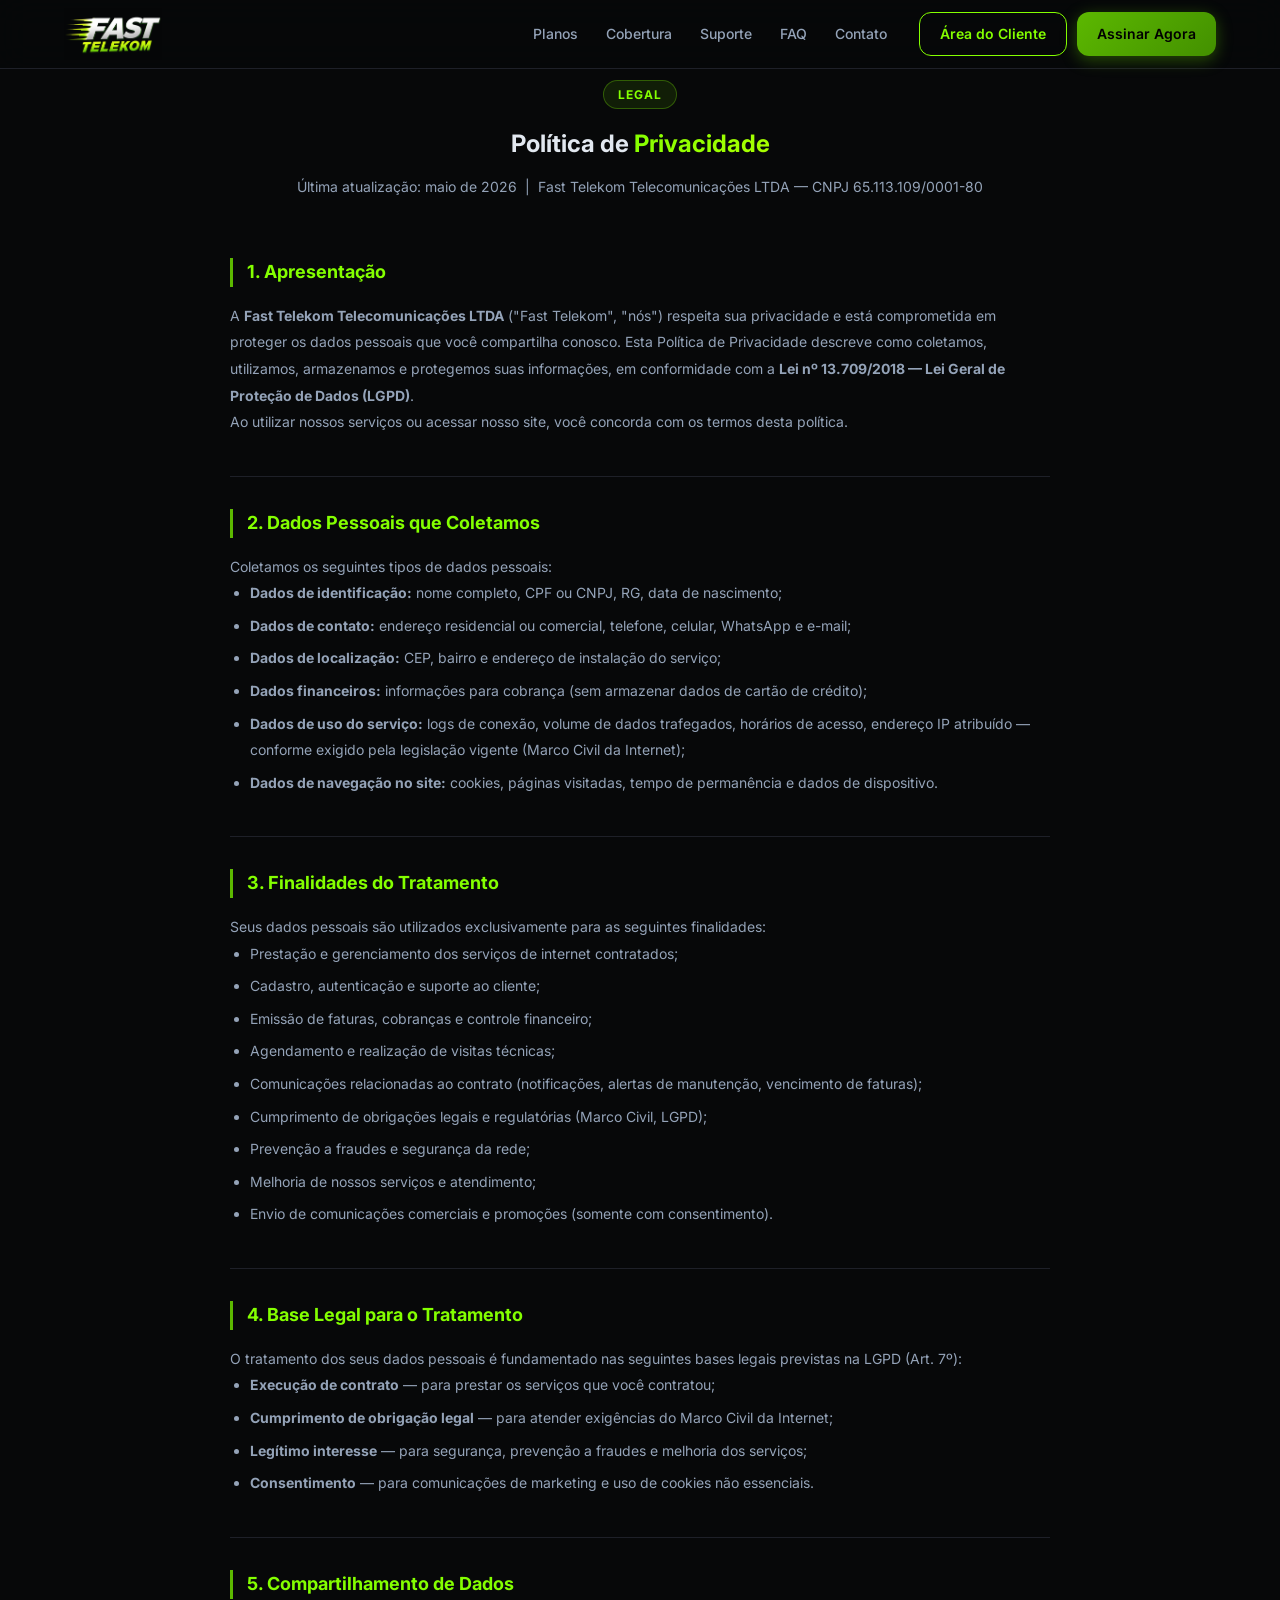
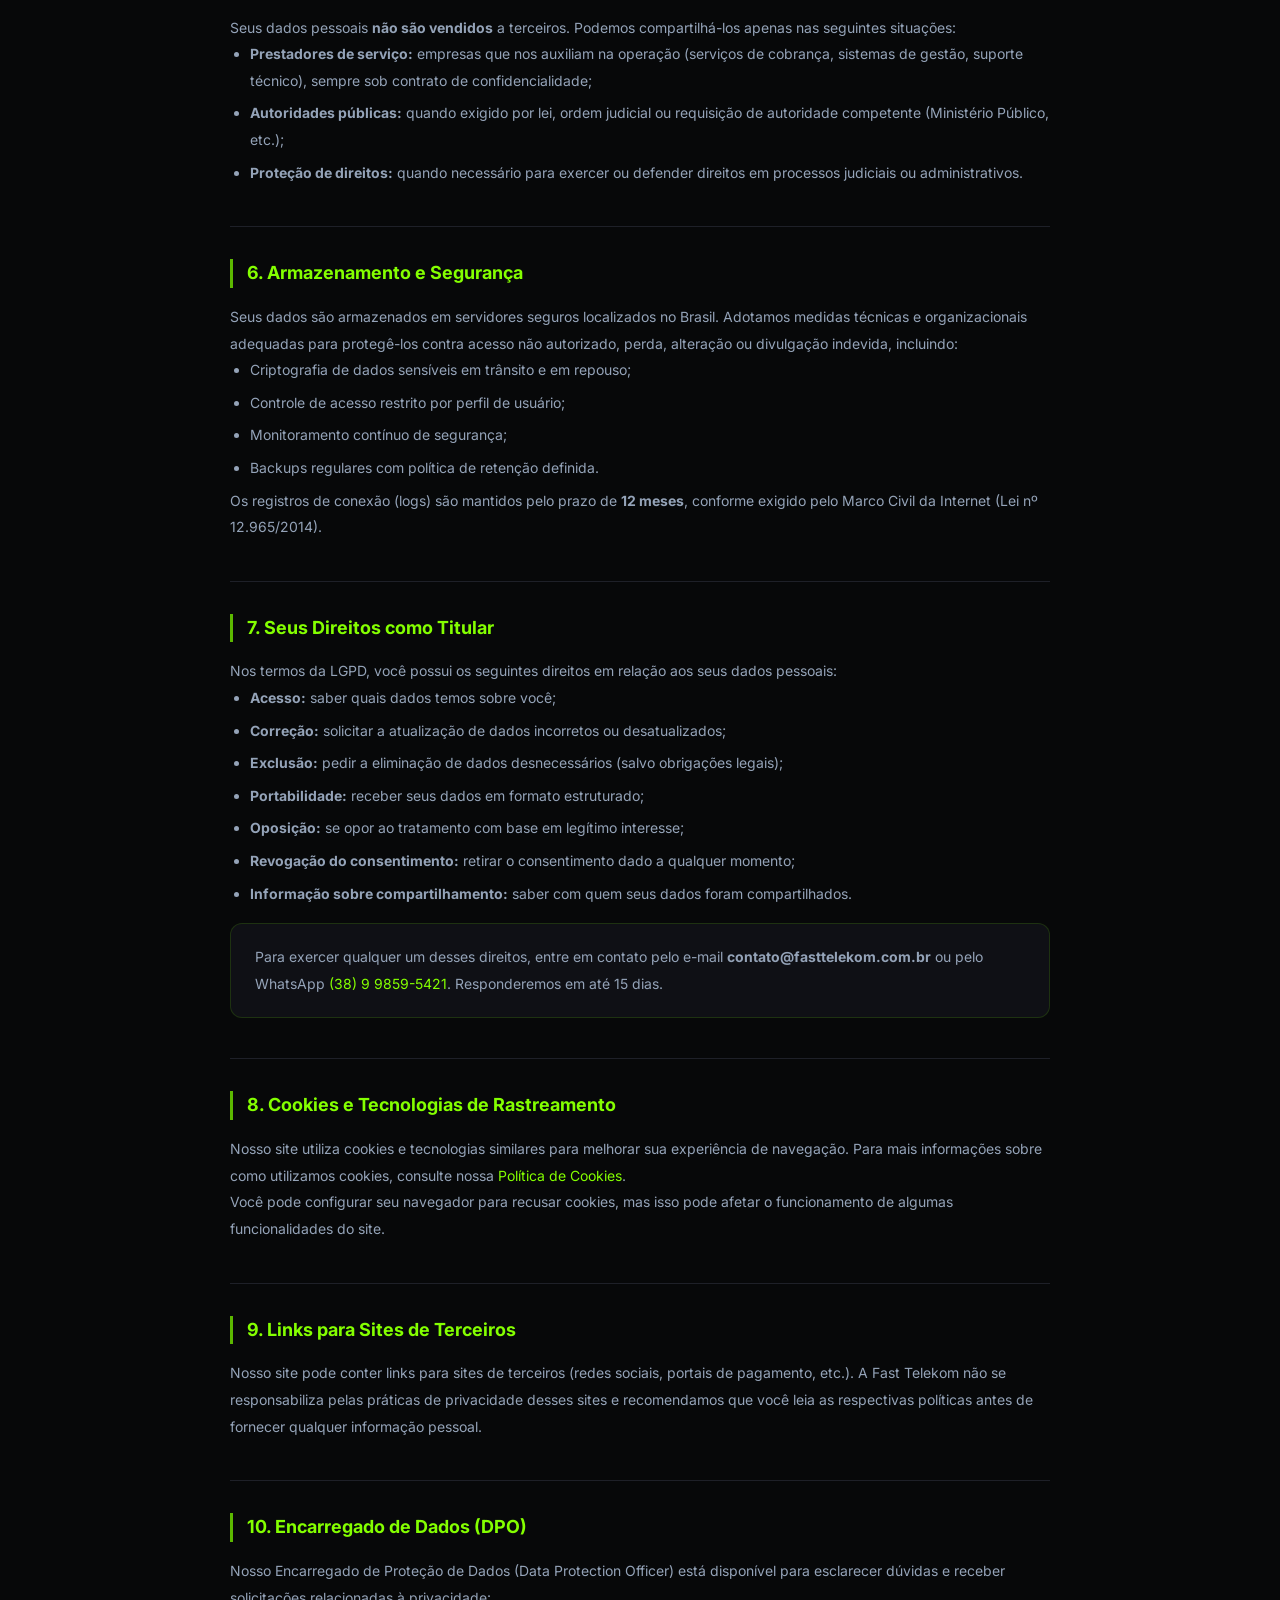
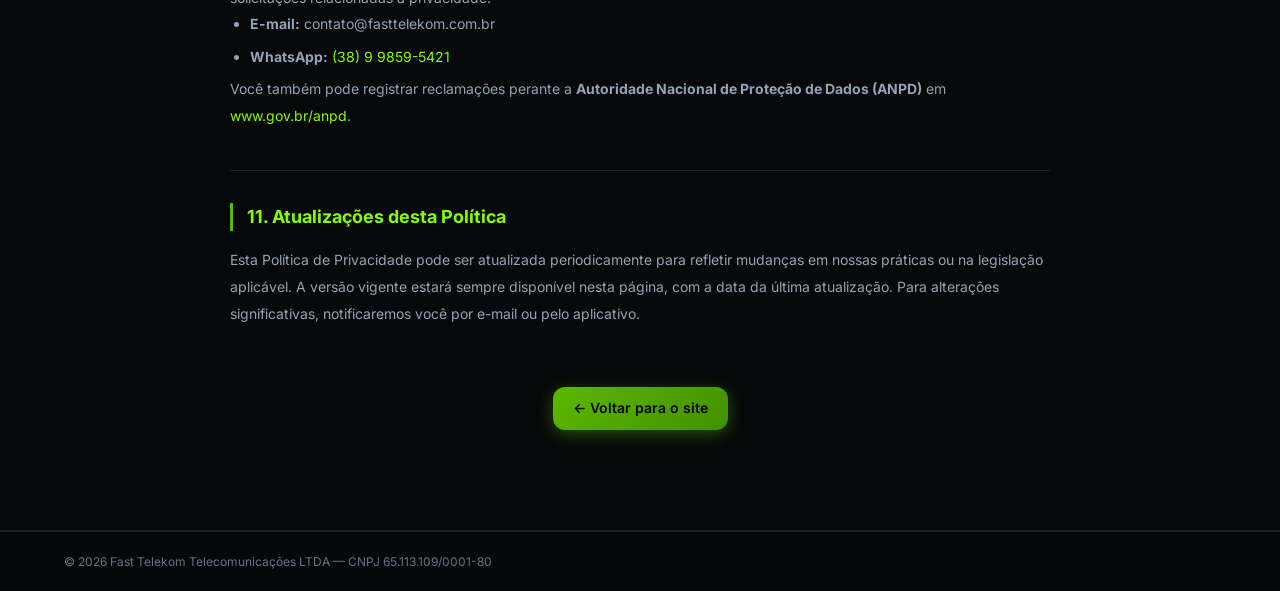
<file: politica-de-privacidade.html>
<!DOCTYPE html>
<html lang="pt-BR">
<head>
  <meta charset="UTF-8" />
  <meta name="viewport" content="width=device-width, initial-scale=1.0" />
  <title>Política de Privacidade — Fast Telekom</title>
  <meta name="description" content="Política de Privacidade da Fast Telekom — saiba como coletamos, usamos e protegemos seus dados pessoais, em conformidade com a LGPD." />
  <meta name="robots" content="index, follow" />
  <link rel="canonical" href="https://fasttelekom.com.br/politica-de-privacidade.html" />
  <link rel="icon" href="logo.png" type="image/png" />
  <link rel="stylesheet" href="style.css" />
  <link rel="preconnect" href="https://fonts.googleapis.com" />
  <link href="https://fonts.googleapis.com/css2?family=Inter:wght@300;400;500;600;700;800;900&display=swap" rel="stylesheet" />
  <style>
    .legal-page { padding: 80px 0 100px; }
    .legal-header { text-align: center; margin-bottom: 60px; }
    .legal-header .section-tag { margin: 0 auto 16px; }
    .legal-header p { color: var(--text-muted); font-size: 14px; margin-top: 12px; }
    .legal-body { max-width: 820px; margin: 0 auto; }
    .legal-section { margin-bottom: 40px; }
    .legal-section h2 { font-size: 18px; font-weight: 700; color: var(--primary-lt); border-left: 3px solid var(--primary); padding-left: 14px; margin-bottom: 16px; }
    .legal-section p, .legal-section li { font-size: 14px; color: var(--text-muted); line-height: 1.9; }
    .legal-section ul { padding-left: 20px; list-style: disc; }
    .legal-section ul li { margin-bottom: 6px; }
    .legal-divider { border: none; border-top: 1px solid var(--border); margin: 32px 0; }
    .legal-back { text-align: center; margin-top: 60px; }
    .highlight-box { background: var(--surface); border: 1px solid rgba(92,184,0,0.2); border-radius: var(--radius); padding: 20px 24px; margin-top: 16px; }
    .highlight-box p { margin: 0; }
  </style>
</head>
<body>

<header class="navbar" id="navbar">
  <div class="container nav-inner">
    <a href="index.html" class="logo"><img src="logo.png" alt="Fast Telekom" class="logo-img" /></a>
    <nav class="nav-links">
      <a href="index.html#planos">Planos</a>
      <a href="index.html#cobertura">Cobertura</a>
      <a href="index.html#suporte">Suporte</a>
      <a href="index.html#faq">FAQ</a>
      <a href="index.html#contato">Contato</a>
    </nav>
    <div class="nav-actions">
      <a href="https://fasttelekom.sgp.tsmx.com.br/accounts/central/login" target="_blank" class="btn btn-outline">Área do Cliente</a>
      <a href="index.html#planos" class="btn btn-primary">Assinar Agora</a>
    </div>
  </div>
</header>

<section class="legal-page">
  <div class="container">
    <div class="legal-header">
      <div class="section-tag">Legal</div>
      <h1>Política de <span class="gradient-text">Privacidade</span></h1>
      <p>Última atualização: maio de 2026 &nbsp;|&nbsp; Fast Telekom Telecomunicações LTDA — CNPJ 65.113.109/0001-80</p>
    </div>

    <div class="legal-body">

      <div class="legal-section">
        <h2>1. Apresentação</h2>
        <p>A <strong>Fast Telekom Telecomunicações LTDA</strong> ("Fast Telekom", "nós") respeita sua privacidade e está comprometida em proteger os dados pessoais que você compartilha conosco. Esta Política de Privacidade descreve como coletamos, utilizamos, armazenamos e protegemos suas informações, em conformidade com a <strong>Lei nº 13.709/2018 — Lei Geral de Proteção de Dados (LGPD)</strong>.</p>
        <p>Ao utilizar nossos serviços ou acessar nosso site, você concorda com os termos desta política.</p>
      </div>

      <hr class="legal-divider" />

      <div class="legal-section">
        <h2>2. Dados Pessoais que Coletamos</h2>
        <p>Coletamos os seguintes tipos de dados pessoais:</p>
        <ul>
          <li><strong>Dados de identificação:</strong> nome completo, CPF ou CNPJ, RG, data de nascimento;</li>
          <li><strong>Dados de contato:</strong> endereço residencial ou comercial, telefone, celular, WhatsApp e e-mail;</li>
          <li><strong>Dados de localização:</strong> CEP, bairro e endereço de instalação do serviço;</li>
          <li><strong>Dados financeiros:</strong> informações para cobrança (sem armazenar dados de cartão de crédito);</li>
          <li><strong>Dados de uso do serviço:</strong> logs de conexão, volume de dados trafegados, horários de acesso, endereço IP atribuído — conforme exigido pela legislação vigente (Marco Civil da Internet);</li>
          <li><strong>Dados de navegação no site:</strong> cookies, páginas visitadas, tempo de permanência e dados de dispositivo.</li>
        </ul>
      </div>

      <hr class="legal-divider" />

      <div class="legal-section">
        <h2>3. Finalidades do Tratamento</h2>
        <p>Seus dados pessoais são utilizados exclusivamente para as seguintes finalidades:</p>
        <ul>
          <li>Prestação e gerenciamento dos serviços de internet contratados;</li>
          <li>Cadastro, autenticação e suporte ao cliente;</li>
          <li>Emissão de faturas, cobranças e controle financeiro;</li>
          <li>Agendamento e realização de visitas técnicas;</li>
          <li>Comunicações relacionadas ao contrato (notificações, alertas de manutenção, vencimento de faturas);</li>
          <li>Cumprimento de obrigações legais e regulatórias (Marco Civil, LGPD);</li>
          <li>Prevenção a fraudes e segurança da rede;</li>
          <li>Melhoria de nossos serviços e atendimento;</li>
          <li>Envio de comunicações comerciais e promoções (somente com consentimento).</li>
        </ul>
      </div>

      <hr class="legal-divider" />

      <div class="legal-section">
        <h2>4. Base Legal para o Tratamento</h2>
        <p>O tratamento dos seus dados pessoais é fundamentado nas seguintes bases legais previstas na LGPD (Art. 7º):</p>
        <ul>
          <li><strong>Execução de contrato</strong> — para prestar os serviços que você contratou;</li>
          <li><strong>Cumprimento de obrigação legal</strong> — para atender exigências do Marco Civil da Internet;</li>
          <li><strong>Legítimo interesse</strong> — para segurança, prevenção a fraudes e melhoria dos serviços;</li>
          <li><strong>Consentimento</strong> — para comunicações de marketing e uso de cookies não essenciais.</li>
        </ul>
      </div>

      <hr class="legal-divider" />

      <div class="legal-section">
        <h2>5. Compartilhamento de Dados</h2>
        <p>Seus dados pessoais <strong>não são vendidos</strong> a terceiros. Podemos compartilhá-los apenas nas seguintes situações:</p>
        <ul>
          <li><strong>Prestadores de serviço:</strong> empresas que nos auxiliam na operação (serviços de cobrança, sistemas de gestão, suporte técnico), sempre sob contrato de confidencialidade;</li>
          <li><strong>Autoridades públicas:</strong> quando exigido por lei, ordem judicial ou requisição de autoridade competente (Ministério Público, etc.);</li>
          <li><strong>Proteção de direitos:</strong> quando necessário para exercer ou defender direitos em processos judiciais ou administrativos.</li>
        </ul>
      </div>

      <hr class="legal-divider" />

      <div class="legal-section">
        <h2>6. Armazenamento e Segurança</h2>
        <p>Seus dados são armazenados em servidores seguros localizados no Brasil. Adotamos medidas técnicas e organizacionais adequadas para protegê-los contra acesso não autorizado, perda, alteração ou divulgação indevida, incluindo:</p>
        <ul>
          <li>Criptografia de dados sensíveis em trânsito e em repouso;</li>
          <li>Controle de acesso restrito por perfil de usuário;</li>
          <li>Monitoramento contínuo de segurança;</li>
          <li>Backups regulares com política de retenção definida.</li>
        </ul>
        <p>Os registros de conexão (logs) são mantidos pelo prazo de <strong>12 meses</strong>, conforme exigido pelo Marco Civil da Internet (Lei nº 12.965/2014).</p>
      </div>

      <hr class="legal-divider" />

      <div class="legal-section">
        <h2>7. Seus Direitos como Titular</h2>
        <p>Nos termos da LGPD, você possui os seguintes direitos em relação aos seus dados pessoais:</p>
        <ul>
          <li><strong>Acesso:</strong> saber quais dados temos sobre você;</li>
          <li><strong>Correção:</strong> solicitar a atualização de dados incorretos ou desatualizados;</li>
          <li><strong>Exclusão:</strong> pedir a eliminação de dados desnecessários (salvo obrigações legais);</li>
          <li><strong>Portabilidade:</strong> receber seus dados em formato estruturado;</li>
          <li><strong>Oposição:</strong> se opor ao tratamento com base em legítimo interesse;</li>
          <li><strong>Revogação do consentimento:</strong> retirar o consentimento dado a qualquer momento;</li>
          <li><strong>Informação sobre compartilhamento:</strong> saber com quem seus dados foram compartilhados.</li>
        </ul>
        <div class="highlight-box">
          <p>Para exercer qualquer um desses direitos, entre em contato pelo e-mail <strong>contato@fasttelekom.com.br</strong> ou pelo WhatsApp <a href="https://wa.me/5538998595421" target="_blank" style="color:var(--primary-lt)">(38) 9 9859-5421</a>. Responderemos em até 15 dias.</p>
        </div>
      </div>

      <hr class="legal-divider" />

      <div class="legal-section">
        <h2>8. Cookies e Tecnologias de Rastreamento</h2>
        <p>Nosso site utiliza cookies e tecnologias similares para melhorar sua experiência de navegação. Para mais informações sobre como utilizamos cookies, consulte nossa <a href="politica-de-cookies.html" style="color:var(--primary-lt)">Política de Cookies</a>.</p>
        <p>Você pode configurar seu navegador para recusar cookies, mas isso pode afetar o funcionamento de algumas funcionalidades do site.</p>
      </div>

      <hr class="legal-divider" />

      <div class="legal-section">
        <h2>9. Links para Sites de Terceiros</h2>
        <p>Nosso site pode conter links para sites de terceiros (redes sociais, portais de pagamento, etc.). A Fast Telekom não se responsabiliza pelas práticas de privacidade desses sites e recomendamos que você leia as respectivas políticas antes de fornecer qualquer informação pessoal.</p>
      </div>

      <hr class="legal-divider" />

      <div class="legal-section">
        <h2>10. Encarregado de Dados (DPO)</h2>
        <p>Nosso Encarregado de Proteção de Dados (Data Protection Officer) está disponível para esclarecer dúvidas e receber solicitações relacionadas à privacidade:</p>
        <ul>
          <li><strong>E-mail:</strong> contato@fasttelekom.com.br</li>
          <li><strong>WhatsApp:</strong> <a href="https://wa.me/5538998595421" target="_blank" style="color:var(--primary-lt)">(38) 9 9859-5421</a></li>
        </ul>
        <p>Você também pode registrar reclamações perante a <strong>Autoridade Nacional de Proteção de Dados (ANPD)</strong> em <a href="https://www.gov.br/anpd" target="_blank" style="color:var(--primary-lt)">www.gov.br/anpd</a>.</p>
      </div>

      <hr class="legal-divider" />

      <div class="legal-section">
        <h2>11. Atualizações desta Política</h2>
        <p>Esta Política de Privacidade pode ser atualizada periodicamente para refletir mudanças em nossas práticas ou na legislação aplicável. A versão vigente estará sempre disponível nesta página, com a data da última atualização. Para alterações significativas, notificaremos você por e-mail ou pelo aplicativo.</p>
      </div>

      <div class="legal-back">
        <a href="index.html" class="btn btn-primary">← Voltar para o site</a>
      </div>
    </div>
  </div>
</section>

<footer class="footer">
  <div class="footer-bottom">
    <div class="container footer-bottom-inner">
      <span>© 2026 Fast Telekom Telecomunicações LTDA — CNPJ 65.113.109/0001-80</span>
    </div>
  </div>
</footer>
</body>
</html>
</file>
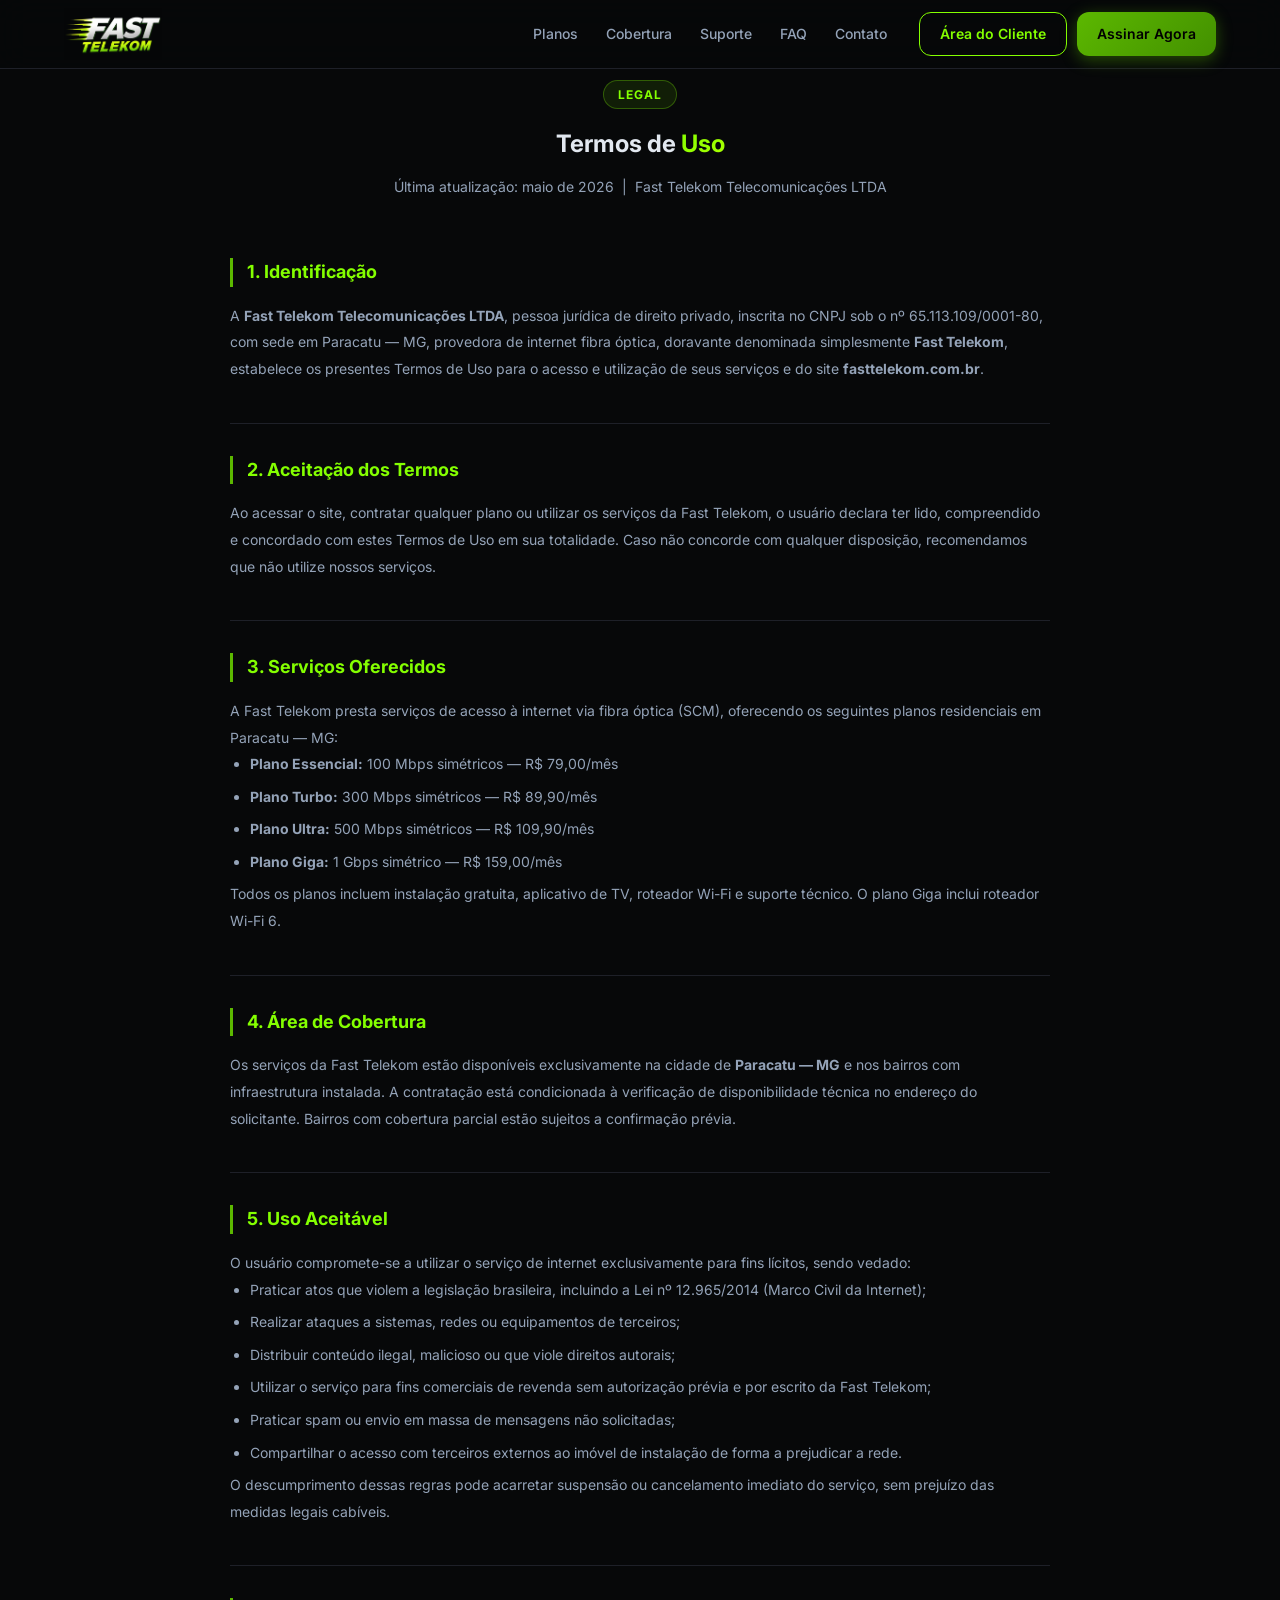
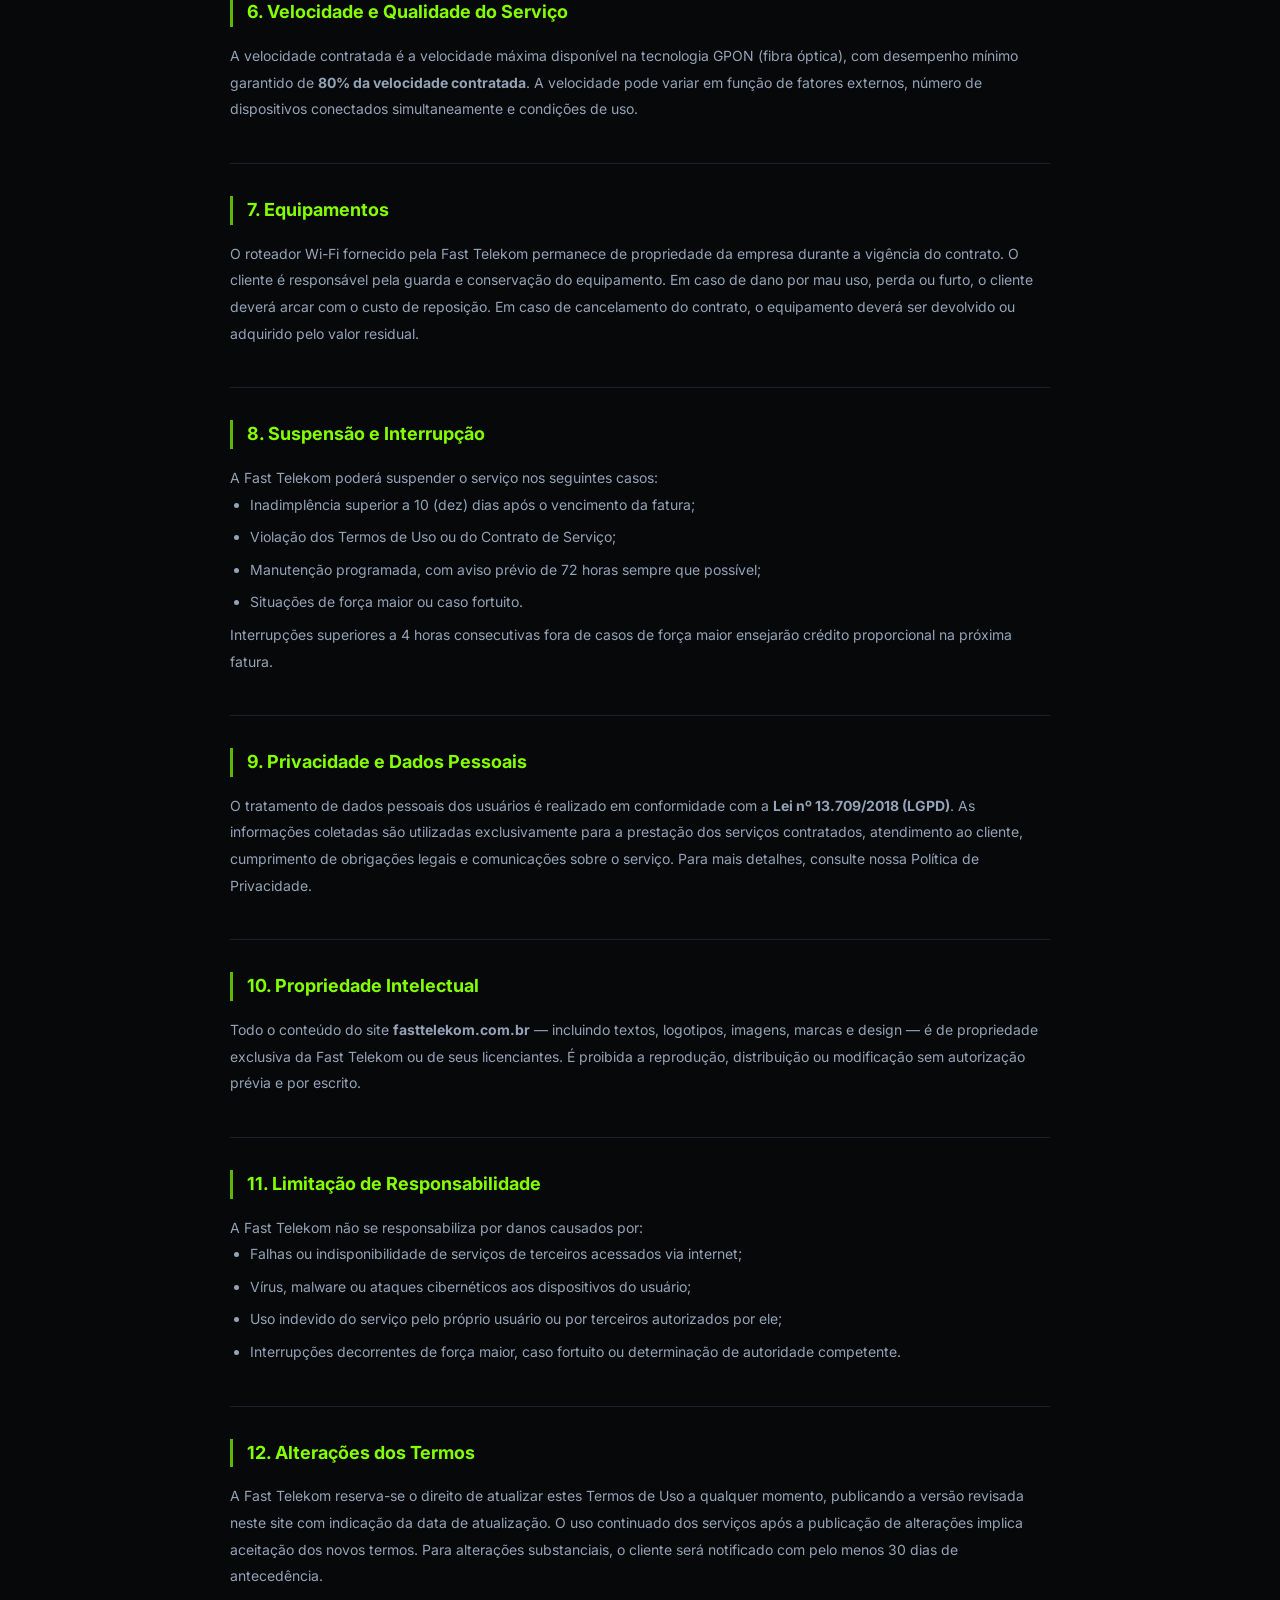
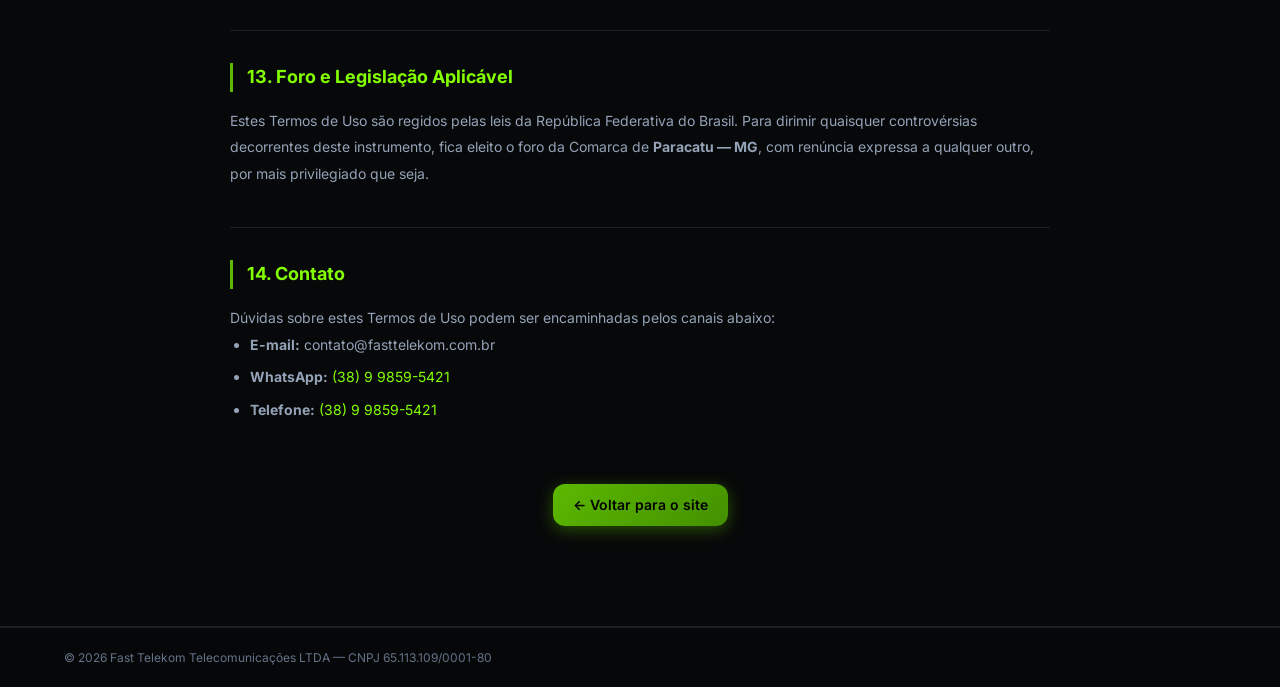
<file: termos-de-uso.html>
<!DOCTYPE html>
<html lang="pt-BR">
<head>
  <meta charset="UTF-8" />
  <meta name="viewport" content="width=device-width, initial-scale=1.0" />
  <title>Termos de Uso — Fast Telekom</title>
  <meta name="description" content="Termos de Uso da Fast Telekom — condições de acesso e utilização do site e dos serviços de internet fibra óptica em Paracatu-MG." />
  <meta name="robots" content="index, follow" />
  <link rel="canonical" href="https://fasttelekom.com.br/termos-de-uso.html" />
  <link rel="icon" href="logo.png" type="image/png" />
  <link rel="stylesheet" href="style.css" />
  <link rel="preconnect" href="https://fonts.googleapis.com" />
  <link href="https://fonts.googleapis.com/css2?family=Inter:wght@300;400;500;600;700;800;900&display=swap" rel="stylesheet" />
  <style>
    .legal-page { padding: 80px 0 100px; }
    .legal-header { text-align: center; margin-bottom: 60px; }
    .legal-header .section-tag { margin: 0 auto 16px; }
    .legal-header p { color: var(--text-muted); font-size: 14px; margin-top: 12px; }
    .legal-body { max-width: 820px; margin: 0 auto; }
    .legal-section { margin-bottom: 40px; }
    .legal-section h2 {
      font-size: 18px; font-weight: 700; color: var(--primary-lt);
      border-left: 3px solid var(--primary); padding-left: 14px;
      margin-bottom: 16px;
    }
    .legal-section p, .legal-section li {
      font-size: 14px; color: var(--text-muted); line-height: 1.9;
    }
    .legal-section ul { padding-left: 20px; list-style: disc; }
    .legal-section ul li { margin-bottom: 6px; }
    .legal-divider { border: none; border-top: 1px solid var(--border); margin: 32px 0; }
    .legal-back { text-align: center; margin-top: 60px; }
  </style>
</head>
<body>

<!-- ===== NAVBAR ===== -->
<header class="navbar" id="navbar">
  <div class="container nav-inner">
    <a href="index.html" class="logo">
      <img src="logo.png" alt="Fast Telekom" class="logo-img" />
    </a>
    <nav class="nav-links">
      <a href="index.html#planos">Planos</a>
      <a href="index.html#cobertura">Cobertura</a>
      <a href="index.html#suporte">Suporte</a>
      <a href="index.html#faq">FAQ</a>
      <a href="index.html#contato">Contato</a>
    </nav>
    <div class="nav-actions">
      <a href="https://fasttelekom.sgp.tsmx.com.br/accounts/central/login" target="_blank" class="btn btn-outline">Área do Cliente</a>
      <a href="index.html#planos" class="btn btn-primary">Assinar Agora</a>
    </div>
  </div>
</header>

<!-- ===== CONTEÚDO ===== -->
<section class="legal-page">
  <div class="container">

    <div class="legal-header">
      <div class="section-tag">Legal</div>
      <h1>Termos de <span class="gradient-text">Uso</span></h1>
      <p>Última atualização: maio de 2026 &nbsp;|&nbsp; Fast Telekom Telecomunicações LTDA</p>
    </div>

    <div class="legal-body">

      <div class="legal-section">
        <h2>1. Identificação</h2>
        <p>A <strong>Fast Telekom Telecomunicações LTDA</strong>, pessoa jurídica de direito privado, inscrita no CNPJ sob o nº 65.113.109/0001-80, com sede em Paracatu — MG, provedora de internet fibra óptica, doravante denominada simplesmente <strong>Fast Telekom</strong>, estabelece os presentes Termos de Uso para o acesso e utilização de seus serviços e do site <strong>fasttelekom.com.br</strong>.</p>
      </div>

      <hr class="legal-divider" />

      <div class="legal-section">
        <h2>2. Aceitação dos Termos</h2>
        <p>Ao acessar o site, contratar qualquer plano ou utilizar os serviços da Fast Telekom, o usuário declara ter lido, compreendido e concordado com estes Termos de Uso em sua totalidade. Caso não concorde com qualquer disposição, recomendamos que não utilize nossos serviços.</p>
      </div>

      <hr class="legal-divider" />

      <div class="legal-section">
        <h2>3. Serviços Oferecidos</h2>
        <p>A Fast Telekom presta serviços de acesso à internet via fibra óptica (SCM), oferecendo os seguintes planos residenciais em Paracatu — MG:</p>
        <ul>
          <li><strong>Plano Essencial:</strong> 100 Mbps simétricos — R$ 79,00/mês</li>
          <li><strong>Plano Turbo:</strong> 300 Mbps simétricos — R$ 89,90/mês</li>
          <li><strong>Plano Ultra:</strong> 500 Mbps simétricos — R$ 109,90/mês</li>
          <li><strong>Plano Giga:</strong> 1 Gbps simétrico — R$ 159,00/mês</li>
        </ul>
        <p>Todos os planos incluem instalação gratuita, aplicativo de TV, roteador Wi-Fi e suporte técnico. O plano Giga inclui roteador Wi-Fi 6.</p>
      </div>

      <hr class="legal-divider" />

      <div class="legal-section">
        <h2>4. Área de Cobertura</h2>
        <p>Os serviços da Fast Telekom estão disponíveis exclusivamente na cidade de <strong>Paracatu — MG</strong> e nos bairros com infraestrutura instalada. A contratação está condicionada à verificação de disponibilidade técnica no endereço do solicitante. Bairros com cobertura parcial estão sujeitos a confirmação prévia.</p>
      </div>

      <hr class="legal-divider" />

      <div class="legal-section">
        <h2>5. Uso Aceitável</h2>
        <p>O usuário compromete-se a utilizar o serviço de internet exclusivamente para fins lícitos, sendo vedado:</p>
        <ul>
          <li>Praticar atos que violem a legislação brasileira, incluindo a Lei nº 12.965/2014 (Marco Civil da Internet);</li>
          <li>Realizar ataques a sistemas, redes ou equipamentos de terceiros;</li>
          <li>Distribuir conteúdo ilegal, malicioso ou que viole direitos autorais;</li>
          <li>Utilizar o serviço para fins comerciais de revenda sem autorização prévia e por escrito da Fast Telekom;</li>
          <li>Praticar spam ou envio em massa de mensagens não solicitadas;</li>
          <li>Compartilhar o acesso com terceiros externos ao imóvel de instalação de forma a prejudicar a rede.</li>
        </ul>
        <p>O descumprimento dessas regras pode acarretar suspensão ou cancelamento imediato do serviço, sem prejuízo das medidas legais cabíveis.</p>
      </div>

      <hr class="legal-divider" />

      <div class="legal-section">
        <h2>6. Velocidade e Qualidade do Serviço</h2>
        <p>A velocidade contratada é a velocidade máxima disponível na tecnologia GPON (fibra óptica), com desempenho mínimo garantido de <strong>80% da velocidade contratada</strong>. A velocidade pode variar em função de fatores externos, número de dispositivos conectados simultaneamente e condições de uso.</p>
      </div>

      <hr class="legal-divider" />

      <div class="legal-section">
        <h2>7. Equipamentos</h2>
        <p>O roteador Wi-Fi fornecido pela Fast Telekom permanece de propriedade da empresa durante a vigência do contrato. O cliente é responsável pela guarda e conservação do equipamento. Em caso de dano por mau uso, perda ou furto, o cliente deverá arcar com o custo de reposição. Em caso de cancelamento do contrato, o equipamento deverá ser devolvido ou adquirido pelo valor residual.</p>
      </div>

      <hr class="legal-divider" />

      <div class="legal-section">
        <h2>8. Suspensão e Interrupção</h2>
        <p>A Fast Telekom poderá suspender o serviço nos seguintes casos:</p>
        <ul>
          <li>Inadimplência superior a 10 (dez) dias após o vencimento da fatura;</li>
          <li>Violação dos Termos de Uso ou do Contrato de Serviço;</li>
          <li>Manutenção programada, com aviso prévio de 72 horas sempre que possível;</li>
          <li>Situações de força maior ou caso fortuito.</li>
        </ul>
        <p>Interrupções superiores a 4 horas consecutivas fora de casos de força maior ensejarão crédito proporcional na próxima fatura.</p>
      </div>

      <hr class="legal-divider" />

      <div class="legal-section">
        <h2>9. Privacidade e Dados Pessoais</h2>
        <p>O tratamento de dados pessoais dos usuários é realizado em conformidade com a <strong>Lei nº 13.709/2018 (LGPD)</strong>. As informações coletadas são utilizadas exclusivamente para a prestação dos serviços contratados, atendimento ao cliente, cumprimento de obrigações legais e comunicações sobre o serviço. Para mais detalhes, consulte nossa Política de Privacidade.</p>
      </div>

      <hr class="legal-divider" />

      <div class="legal-section">
        <h2>10. Propriedade Intelectual</h2>
        <p>Todo o conteúdo do site <strong>fasttelekom.com.br</strong> — incluindo textos, logotipos, imagens, marcas e design — é de propriedade exclusiva da Fast Telekom ou de seus licenciantes. É proibida a reprodução, distribuição ou modificação sem autorização prévia e por escrito.</p>
      </div>

      <hr class="legal-divider" />

      <div class="legal-section">
        <h2>11. Limitação de Responsabilidade</h2>
        <p>A Fast Telekom não se responsabiliza por danos causados por:</p>
        <ul>
          <li>Falhas ou indisponibilidade de serviços de terceiros acessados via internet;</li>
          <li>Vírus, malware ou ataques cibernéticos aos dispositivos do usuário;</li>
          <li>Uso indevido do serviço pelo próprio usuário ou por terceiros autorizados por ele;</li>
          <li>Interrupções decorrentes de força maior, caso fortuito ou determinação de autoridade competente.</li>
        </ul>
      </div>

      <hr class="legal-divider" />

      <div class="legal-section">
        <h2>12. Alterações dos Termos</h2>
        <p>A Fast Telekom reserva-se o direito de atualizar estes Termos de Uso a qualquer momento, publicando a versão revisada neste site com indicação da data de atualização. O uso continuado dos serviços após a publicação de alterações implica aceitação dos novos termos. Para alterações substanciais, o cliente será notificado com pelo menos 30 dias de antecedência.</p>
      </div>

      <hr class="legal-divider" />

      <div class="legal-section">
        <h2>13. Foro e Legislação Aplicável</h2>
        <p>Estes Termos de Uso são regidos pelas leis da República Federativa do Brasil. Para dirimir quaisquer controvérsias decorrentes deste instrumento, fica eleito o foro da Comarca de <strong>Paracatu — MG</strong>, com renúncia expressa a qualquer outro, por mais privilegiado que seja.</p>
      </div>

      <hr class="legal-divider" />

      <div class="legal-section">
        <h2>14. Contato</h2>
        <p>Dúvidas sobre estes Termos de Uso podem ser encaminhadas pelos canais abaixo:</p>
        <ul>
          <li><strong>E-mail:</strong> contato@fasttelekom.com.br</li>
          <li><strong>WhatsApp:</strong> <a href="https://wa.me/5538998595421" target="_blank" style="color:var(--primary-lt)">(38) 9 9859-5421</a></li>
          <li><strong>Telefone:</strong> <a href="tel:38998595421" style="color:var(--primary-lt)">(38) 9 9859-5421</a></li>
        </ul>
      </div>

      <div class="legal-back">
        <a href="index.html" class="btn btn-primary">← Voltar para o site</a>
      </div>

    </div>
  </div>
</section>

<!-- ===== FOOTER ===== -->
<footer class="footer">
  <div class="footer-bottom">
    <div class="container footer-bottom-inner">
      <span>© 2026 Fast Telekom Telecomunicações LTDA — CNPJ 65.113.109/0001-80</span>
    </div>
  </div>
</footer>

</body>
</html>
</file>
<file: style.css>
/* ===== RESET & BASE ===== */
*, *::before, *::after { box-sizing: border-box; margin: 0; padding: 0; }

:root {
  --primary:     #5CB800;
  --primary-dk:  #439000;
  --primary-lt:  #84FF00;
  --primary-xl:  #AAFF00;
  --green:       #16a34a;
  --red:         #dc2626;
  --bg:          #070809;
  --bg2:         #0A0B0C;
  --bg3:         #060708;
  --surface:     #0F1015;
  --surface2:    #161820;
  --border:      #1E2028;
  --text:        #e2e8f0;
  --text-muted:  #94a3b8;
  --text-dim:    #64748b;
  --white:       #ffffff;
  --radius:      12px;
  --radius-lg:   20px;
  --shadow:      0 4px 24px rgba(0,0,0,0.6);
  --shadow-lg:   0 8px 48px rgba(0,0,0,0.7);
  --font:        'Inter', -apple-system, BlinkMacSystemFont, sans-serif;
  --transition:  0.2s ease;
}

html { scroll-behavior: smooth; }

body {
  font-family: var(--font);
  background: var(--bg);
  color: var(--text);
  line-height: 1.6;
  overflow-x: hidden;
}

a { color: inherit; text-decoration: none; }
img { max-width: 100%; }
ul { list-style: none; }

.container {
  max-width: 1200px;
  margin: 0 auto;
  padding: 0 24px;
}

.hidden { display: none !important; }

.gradient-text {
  background: linear-gradient(135deg, var(--primary-lt), var(--primary-xl));
  -webkit-background-clip: text;
  -webkit-text-fill-color: transparent;
  background-clip: text;
}

/* ===== BUTTONS ===== */
.btn {
  display: inline-flex;
  align-items: center;
  gap: 8px;
  padding: 10px 20px;
  border-radius: var(--radius);
  font-weight: 600;
  font-size: 14px;
  cursor: pointer;
  border: none;
  transition: all var(--transition);
  white-space: nowrap;
  text-decoration: none;
}
.btn-primary {
  background: linear-gradient(135deg, var(--primary), var(--primary-dk));
  color: #000;
  box-shadow: 0 4px 16px rgba(92,184,0,0.4);
}
.btn-primary:hover { transform: translateY(-2px); box-shadow: 0 6px 24px rgba(92,184,0,0.55); }
.btn-outline {
  background: transparent;
  color: var(--primary-lt);
  border: 1.5px solid var(--primary-lt);
}
.btn-outline:hover { background: rgba(132,255,0,0.08); }
.btn-ghost {
  background: rgba(255,255,255,0.06);
  color: var(--white);
  border: 1.5px solid rgba(255,255,255,0.12);
  backdrop-filter: blur(8px);
}
.btn-ghost:hover { background: rgba(255,255,255,0.11); }
.btn-lg { padding: 14px 28px; font-size: 16px; border-radius: 14px; }
.btn-sm { padding: 8px 16px; font-size: 13px; }
.btn-full { width: 100%; justify-content: center; }

/* ===== NAVBAR ===== */
.navbar {
  position: fixed;
  top: 0; left: 0; right: 0;
  z-index: 1000;
  background: rgba(7,8,9,0.85);
  backdrop-filter: blur(16px);
  border-bottom: 1px solid var(--border);
  transition: all var(--transition);
}
.navbar.scrolled { background: rgba(7,8,9,0.97); }

.nav-inner {
  display: flex;
  align-items: center;
  gap: 32px;
  height: 68px;
}

.logo {
  display: flex;
  align-items: center;
  gap: 0;
  text-decoration: none;
}
.logo-img { height: 52px; width: auto; object-fit: contain; mix-blend-mode: screen; }

.nav-links {
  display: flex;
  gap: 28px;
  margin-left: auto;
}
.nav-links a {
  color: var(--text-muted);
  font-size: 14px;
  font-weight: 500;
  transition: color var(--transition);
}
.nav-links a:hover { color: var(--primary-lt); }

.nav-actions { display: flex; gap: 10px; }

.hamburger {
  display: none;
  flex-direction: column;
  gap: 5px;
  background: none;
  border: none;
  cursor: pointer;
  padding: 6px;
  margin-left: auto;
}
.hamburger span {
  display: block;
  width: 22px;
  height: 2px;
  background: var(--text);
  border-radius: 2px;
  transition: all var(--transition);
}

/* ===== HERO ===== */
.hero {
  position: relative;
  min-height: 100vh;
  display: flex;
  align-items: center;
  padding: 100px 0 80px;
  overflow: hidden;
}

.hero-bg {
  position: absolute;
  inset: 0;
  background: radial-gradient(ellipse at 20% 50%, rgba(92,184,0,0.10) 0%, transparent 60%),
              radial-gradient(ellipse at 80% 20%, rgba(132,255,0,0.07) 0%, transparent 50%);
}

.hero-orb {
  position: absolute;
  border-radius: 50%;
  filter: blur(80px);
  opacity: 0.15;
  animation: float 8s ease-in-out infinite;
}
.orb1 { width: 400px; height: 400px; background: var(--primary); top: -100px; left: -100px; animation-delay: 0s; }
.orb2 { width: 300px; height: 300px; background: var(--primary-dk); top: 50%; right: -50px; animation-delay: 3s; }
.orb3 { width: 200px; height: 200px; background: var(--primary-xl); bottom: 0; left: 40%; animation-delay: 6s; }

@keyframes float {
  0%, 100% { transform: translateY(0) scale(1); }
  50% { transform: translateY(-30px) scale(1.05); }
}

.hero-content {
  position: relative;
  z-index: 1;
  max-width: 760px;
}

.hero-badge {
  display: inline-flex;
  align-items: center;
  gap: 8px;
  background: rgba(92,184,0,0.12);
  border: 1px solid rgba(132,255,0,0.28);
  color: var(--primary-lt);
  padding: 6px 16px;
  border-radius: 100px;
  font-size: 13px;
  font-weight: 600;
  margin-bottom: 24px;
}

.hero-content h1 {
  font-size: clamp(36px, 6vw, 68px);
  font-weight: 900;
  line-height: 1.08;
  margin-bottom: 24px;
  color: var(--white);
}

.hero-sub {
  font-size: 18px;
  color: var(--text-muted);
  margin-bottom: 36px;
  max-width: 560px;
}

.hero-cta { display: flex; gap: 12px; flex-wrap: wrap; margin-bottom: 56px; }

.hero-stats {
  display: flex;
  align-items: center;
  gap: 32px;
  flex-wrap: wrap;
}
.stat strong { display: block; font-size: 28px; font-weight: 800; color: var(--primary-lt); }
.stat span { font-size: 13px; color: var(--text-muted); }
.stat-divider { width: 1px; height: 40px; background: var(--border); }

/* ===== SECTION HEADER ===== */
.section-header {
  text-align: center;
  margin-bottom: 56px;
}
.section-tag {
  display: inline-block;
  background: rgba(92,184,0,0.12);
  border: 1px solid rgba(132,255,0,0.28);
  color: var(--primary-lt);
  padding: 4px 14px;
  border-radius: 100px;
  font-size: 12px;
  font-weight: 700;
  text-transform: uppercase;
  letter-spacing: 1px;
  margin-bottom: 16px;
}
.section-header h2 {
  font-size: clamp(28px, 4vw, 44px);
  font-weight: 800;
  color: var(--white);
  margin-bottom: 12px;
}
.section-header p { font-size: 16px; color: var(--text-muted); max-width: 560px; margin: 0 auto; }

/* ===== FEATURES ===== */
.features-section {
  padding: 80px 0;
  background: var(--bg2);
  border-top: 1px solid var(--border);
  border-bottom: 1px solid var(--border);
}
.features-grid {
  display: grid;
  grid-template-columns: repeat(auto-fit, minmax(280px, 1fr));
  gap: 24px;
}
.feature-card {
  background: var(--surface);
  border: 1px solid var(--border);
  border-radius: var(--radius-lg);
  padding: 28px;
  transition: all var(--transition);
}
.feature-card:hover {
  border-color: var(--primary);
  transform: translateY(-4px);
  box-shadow: 0 4px 24px rgba(92,184,0,0.15);
}
.feature-card h3 { font-size: 17px; font-weight: 700; color: var(--white); margin-bottom: 8px; margin-top: 0; }
.feature-card p { font-size: 14px; color: var(--text-muted); line-height: 1.6; }

/* ===== PLANS ===== */
.plans-section { padding: 100px 0; }

.plans-toggle {
  display: flex;
  justify-content: center;
  background: var(--surface);
  border: 1px solid var(--border);
  border-radius: var(--radius);
  padding: 4px;
  width: fit-content;
  margin: 0 auto 48px;
}
.toggle-btn {
  background: transparent;
  color: var(--text-muted);
  border: none;
  padding: 10px 28px;
  border-radius: 10px;
  font-weight: 600;
  font-size: 14px;
  cursor: pointer;
  transition: all var(--transition);
}
.toggle-btn.active {
  background: linear-gradient(135deg, var(--primary), var(--primary-dk));
  color: #000;
  box-shadow: 0 2px 12px rgba(92,184,0,0.4);
}

.plans-grid {
  display: grid;
  grid-template-columns: repeat(auto-fit, minmax(240px, 1fr));
  gap: 24px;
  margin-bottom: 24px;
}

.plan-card {
  position: relative;
  background: var(--surface);
  border: 1px solid var(--border);
  border-radius: var(--radius-lg);
  padding: 32px 28px;
  transition: all var(--transition);
}
.plan-card:hover {
  border-color: var(--primary);
  transform: translateY(-4px);
  box-shadow: 0 4px 24px rgba(92,184,0,0.15);
}
.plan-card.plan-popular {
  border-color: var(--primary);
  background: linear-gradient(135deg, rgba(92,184,0,0.10), rgba(67,144,0,0.06));
  box-shadow: 0 0 40px rgba(92,184,0,0.18);
}

.plan-badge {
  position: absolute;
  top: -13px;
  left: 50%;
  transform: translateX(-50%);
  background: linear-gradient(135deg, var(--primary), var(--primary-dk));
  color: #000;
  padding: 4px 16px;
  border-radius: 100px;
  font-size: 12px;
  font-weight: 700;
  white-space: nowrap;
}
.plan-tag { font-size: 13px; font-weight: 600; color: var(--text-muted); text-transform: uppercase; letter-spacing: 1px; margin-bottom: 8px; }
.plan-speed { font-size: 36px; font-weight: 900; color: var(--primary-lt); margin-bottom: 16px; }

.plan-price {
  display: flex;
  align-items: baseline;
  gap: 4px;
  margin-bottom: 24px;
  flex-wrap: wrap;
}
.price-from { font-size: 12px; color: var(--text-dim); }
.price-value { font-size: 32px; font-weight: 900; color: var(--white); }
.price-period { font-size: 14px; color: var(--text-muted); }

.plan-promo {
  background: linear-gradient(135deg, rgba(92,184,0,0.15), rgba(132,255,0,0.10));
  border: 1px solid rgba(92,184,0,0.4);
  border-radius: 8px;
  padding: 10px 14px;
  font-size: 13px;
  color: var(--primary-lt);
  text-align: center;
  margin-bottom: 20px;
}
.plan-promo strong { color: var(--white); font-size: 15px; }

.plan-features { margin-bottom: 28px; }
.plan-features li {
  font-size: 14px;
  color: var(--text-muted);
  padding: 7px 0;
  border-bottom: 1px solid var(--border);
}
.plan-features li:last-child { border-bottom: none; }

.plans-note {
  text-align: center;
  font-size: 13px;
  color: var(--text-dim);
  margin-top: 8px;
}

/* ===== COVERAGE ===== */
.coverage-section {
  padding: 100px 0;
  background: var(--bg2);
  border-top: 1px solid var(--border);
  border-bottom: 1px solid var(--border);
}

.coverage-form {
  max-width: 600px;
  margin: 0 auto 48px;
}
.coverage-inputs {
  display: flex;
  gap: 12px;
}
.coverage-inputs input {
  flex: 1;
  background: var(--surface);
  border: 1px solid var(--border);
  border-radius: var(--radius);
  padding: 12px 16px;
  color: var(--text);
  font-size: 15px;
  outline: none;
  transition: border-color var(--transition);
}
.coverage-inputs input:focus { border-color: var(--primary); }
.coverage-inputs input::placeholder { color: var(--text-dim); }

.coverage-result {
  margin-top: 16px;
  padding: 14px 18px;
  border-radius: var(--radius);
  font-size: 14px;
  font-weight: 600;
  display: none;
  gap: 8px;
  flex-wrap: wrap;
  align-items: center;
}
.coverage-result.success { background: rgba(22,163,74,0.12); border: 1px solid rgba(22,163,74,0.3); color: #4ade80; display: flex; }
.coverage-result.error   { background: rgba(220,38,38,0.12); border: 1px solid rgba(220,38,38,0.3); color: #f87171; display: flex; }
.coverage-result strong  { color: inherit; }
.coverage-result .btn-primary { color: #000; }

.coverage-map {
  display: grid;
  grid-template-columns: 1fr 320px;
  gap: 32px;
  align-items: start;
}
.map-placeholder {
  background: var(--surface);
  border: 1px solid var(--border);
  border-radius: var(--radius-lg);
  min-height: 320px;
  display: flex;
  align-items: center;
  justify-content: center;
  overflow: hidden;
}
.map-inner {
  position: relative;
  width: 100%;
  height: 320px;
  background: radial-gradient(ellipse at 40% 50%, rgba(92,184,0,0.12), transparent 70%);
  display: flex;
  align-items: center;
  justify-content: center;
  gap: 12px;
  flex-direction: column;
  color: var(--text-muted);
}
.map-dot {
  position: absolute;
  width: 12px; height: 12px;
  background: var(--primary-lt);
  border-radius: 50%;
  opacity: 0.7;
  animation: pulse 2s ease-in-out infinite;
}
.dot1 { top: 30%; left: 35%; animation-delay: 0s; }
.dot2 { top: 55%; left: 55%; animation-delay: 0.8s; }
.dot3 { top: 20%; left: 60%; animation-delay: 1.5s; }
.map-pin { font-size: 28px; }

@keyframes pulse {
  0%, 100% { box-shadow: 0 0 0 0 rgba(132,255,0,0.5); }
  50% { box-shadow: 0 0 0 12px rgba(132,255,0,0); }
}

.coverage-cities {
  background: var(--surface);
  border: 1px solid var(--border);
  border-radius: var(--radius-lg);
  padding: 24px;
}
.coverage-cities h4 { font-size: 16px; font-weight: 700; color: var(--white); margin-bottom: 16px; }
.cities-grid { display: flex; flex-wrap: wrap; gap: 8px; }
.city-badge {
  background: rgba(92,184,0,0.12);
  border: 1px solid rgba(132,255,0,0.25);
  color: var(--primary-lt);
  padding: 4px 12px;
  border-radius: 100px;
  font-size: 12px;
  font-weight: 600;
}

/* ===== SUPPORT ===== */
.support-section { padding: 100px 0; }

.support-channels {
  display: grid;
  grid-template-columns: repeat(auto-fit, minmax(220px, 1fr));
  gap: 24px;
  margin-bottom: 56px;
}
.channel-card {
  background: var(--surface);
  border: 1px solid var(--border);
  border-radius: var(--radius-lg);
  padding: 28px;
  text-align: center;
  transition: all var(--transition);
}
.channel-card:hover { border-color: var(--primary); transform: translateY(-4px); box-shadow: 0 4px 24px rgba(92,184,0,0.15); }
.channel-card h3 { font-size: 17px; font-weight: 700; color: var(--white); margin-bottom: 8px; margin-top: 0; }
.channel-card p { font-size: 14px; color: var(--text-muted); margin-bottom: 12px; }
.channel-hours {
  font-size: 12px;
  color: var(--text-dim);
  background: var(--surface2);
  padding: 4px 10px;
  border-radius: 6px;
  display: inline-block;
  margin-bottom: 16px;
}

.selfservice-section {
  background: var(--surface);
  border: 1px solid var(--border);
  border-radius: var(--radius-lg);
  padding: 32px;
}
.selfservice-section h3 { font-size: 20px; font-weight: 700; color: var(--white); margin-bottom: 20px; }
.selfservice-grid {
  display: grid;
  grid-template-columns: repeat(auto-fit, minmax(180px, 1fr));
  gap: 12px;
}
.selfservice-btn {
  background: var(--surface2);
  border: 1px solid var(--border);
  color: var(--text);
  padding: 14px 16px;
  border-radius: var(--radius);
  font-size: 14px;
  font-weight: 500;
  cursor: pointer;
  transition: all var(--transition);
  display: flex;
  align-items: center;
  gap: 8px;
}
.selfservice-btn:hover { border-color: var(--primary); color: var(--primary-lt); background: rgba(92,184,0,0.08); }

/* ===== FAQ ===== */
.faq-section {
  padding: 100px 0;
  background: var(--bg2);
  border-top: 1px solid var(--border);
}

.faq-categories {
  display: flex;
  justify-content: center;
  gap: 8px;
  flex-wrap: wrap;
  margin-bottom: 40px;
}
.faq-cat {
  background: var(--surface);
  border: 1px solid var(--border);
  color: var(--text-muted);
  padding: 8px 18px;
  border-radius: 100px;
  font-size: 13px;
  font-weight: 600;
  cursor: pointer;
  transition: all var(--transition);
}
.faq-cat.active, .faq-cat:hover {
  background: rgba(92,184,0,0.12);
  border-color: var(--primary);
  color: var(--primary-lt);
}

.faq-list { max-width: 800px; margin: 0 auto 40px; }

.faq-item {
  border: 1px solid var(--border);
  border-radius: var(--radius);
  margin-bottom: 12px;
  overflow: hidden;
  background: var(--surface);
  transition: all var(--transition);
}
.faq-item.open { border-color: var(--primary); }

.faq-question {
  width: 100%;
  background: none;
  border: none;
  color: var(--text);
  font-size: 15px;
  font-weight: 600;
  padding: 18px 20px;
  cursor: pointer;
  display: flex;
  justify-content: space-between;
  align-items: center;
  gap: 16px;
  text-align: left;
  transition: color var(--transition);
}
.faq-question:hover { color: var(--white); }
.faq-icon {
  font-size: 22px;
  font-weight: 300;
  color: var(--primary-lt);
  transition: transform var(--transition);
  flex-shrink: 0;
  line-height: 1;
}
.faq-item.open .faq-icon { transform: rotate(45deg); }

.faq-answer {
  max-height: 0;
  overflow: hidden;
  transition: max-height 0.35s ease, padding 0.25s ease;
  padding: 0 20px;
}
.faq-item.open .faq-answer { max-height: 600px; padding: 0 20px 20px; }

.faq-answer p, .faq-answer ul, .faq-answer ol { font-size: 14px; color: var(--text-muted); line-height: 1.7; }
.faq-answer ul, .faq-answer ol { padding-left: 20px; margin-top: 8px; }
.faq-answer li { margin-bottom: 6px; }
.faq-answer a { color: var(--primary-lt); text-decoration: underline; }
.faq-answer strong { color: var(--text); }
.faq-answer p + p, .faq-answer p + ul, .faq-answer p + ol { margin-top: 8px; }

.faq-not-found { text-align: center; color: var(--text-muted); font-size: 15px; }

.faq-more { text-align: center; }
.faq-more p { color: var(--text-muted); margin-bottom: 16px; }

/* ===== CONTACT ===== */
.contact-section {
  padding: 100px 0;
  border-top: 1px solid var(--border);
}

.contact-grid {
  display: grid;
  grid-template-columns: 1fr 1.3fr;
  gap: 64px;
  align-items: start;
}

.contact-info .section-tag { margin-bottom: 12px; }
.contact-info h2 { font-size: 36px; font-weight: 800; color: var(--white); margin-bottom: 16px; }
.contact-info > p { font-size: 15px; color: var(--text-muted); margin-bottom: 32px; }

.contact-details { display: flex; flex-direction: column; gap: 20px; }
.contact-item { display: flex; align-items: flex-start; gap: 14px; }
.ci-icon { font-size: 22px; flex-shrink: 0; margin-top: 2px; }
.contact-item strong { display: block; font-size: 14px; color: var(--white); margin-bottom: 2px; }
.contact-item span { font-size: 14px; color: var(--text-muted); }

.contact-form {
  background: var(--surface);
  border: 1px solid var(--border);
  border-radius: var(--radius-lg);
  padding: 36px;
}
.contact-form h3 { font-size: 20px; font-weight: 700; color: var(--white); margin-bottom: 24px; }

.form-row { display: grid; grid-template-columns: 1fr 1fr; gap: 16px; }
.form-group { margin-bottom: 16px; }
.form-group label { display: block; font-size: 13px; font-weight: 600; color: var(--text-muted); margin-bottom: 6px; }
.form-group input,
.form-group select,
.form-group textarea {
  width: 100%;
  background: var(--bg2);
  border: 1px solid var(--border);
  border-radius: var(--radius);
  padding: 11px 14px;
  color: var(--text);
  font-size: 14px;
  font-family: var(--font);
  outline: none;
  transition: border-color var(--transition);
}
.form-group input::placeholder,
.form-group textarea::placeholder { color: var(--text-dim); }
.form-group input:focus,
.form-group select:focus,
.form-group textarea:focus { border-color: var(--primary); }
.form-group select option { background: var(--bg2); }
.form-group textarea { resize: vertical; min-height: 100px; }

.form-success {
  display: none;
  margin-top: 16px;
  padding: 12px 16px;
  background: rgba(22,163,74,0.15);
  border: 1px solid rgba(22,163,74,0.3);
  color: #4ade80;
  border-radius: var(--radius);
  font-size: 14px;
  font-weight: 600;
}

/* ===== FOOTER ===== */
.footer {
  background: var(--bg3);
  border-top: 1px solid var(--border);
}
.footer-inner {
  display: grid;
  grid-template-columns: 2fr 1fr 1fr 1fr 1fr;
  gap: 48px;
  padding: 64px 24px;
}

.logo-footer { margin-bottom: 16px; display: flex; align-items: center; }
.logo-footer .logo-img { height: 40px; width: auto; }
.footer-brand p { font-size: 14px; color: var(--text-muted); line-height: 1.6; margin-bottom: 20px; }

.footer-links h4 { font-size: 14px; font-weight: 700; color: var(--white); margin-bottom: 16px; text-transform: uppercase; letter-spacing: 0.5px; }
.footer-links ul { display: flex; flex-direction: column; gap: 10px; }
.footer-links a { font-size: 14px; color: var(--text-muted); transition: color var(--transition); }
.footer-links a:hover { color: var(--primary-lt); }

.footer-bottom {
  border-top: 1px solid var(--border);
  padding: 20px 24px;
}
.footer-bottom-inner {
  display: flex;
  justify-content: space-between;
  align-items: center;
  flex-wrap: wrap;
  gap: 8px;
  font-size: 12px;
  color: var(--text-dim);
}

/* ===== AREA DO CLIENTE ===== */
.client-area {
  min-height: 100vh;
  display: flex;
  align-items: center;
  justify-content: center;
  padding: 100px 24px;
}
.client-card {
  background: var(--surface);
  border: 1px solid var(--border);
  border-radius: var(--radius-lg);
  padding: 48px;
  width: 100%;
  max-width: 440px;
}
.client-card h1 { font-size: 28px; font-weight: 800; color: var(--white); margin-bottom: 8px; }
.client-card p { font-size: 14px; color: var(--text-muted); margin-bottom: 32px; }
.login-tabs { display: flex; gap: 4px; background: var(--bg2); border-radius: var(--radius); padding: 4px; margin-bottom: 24px; }
.login-tab { flex: 1; text-align: center; padding: 8px; border-radius: 8px; font-size: 13px; font-weight: 600; color: var(--text-muted); cursor: pointer; transition: all var(--transition); border: none; background: none; }
.login-tab.active { background: var(--surface2); color: var(--white); }

/* ===== CHAT WIDGET ===== */
.chat-widget {
  position: fixed;
  bottom: 24px;
  right: 24px;
  z-index: 2000;
}
.chat-toggle {
  position: relative;
  width: 60px; height: 60px;
  border-radius: 50%;
  background: linear-gradient(135deg, var(--primary), var(--primary-dk));
  border: none;
  cursor: pointer;
  font-size: 26px;
  display: flex;
  align-items: center;
  justify-content: center;
  box-shadow: 0 4px 24px rgba(92,184,0,0.5);
  transition: transform var(--transition);
}
.chat-toggle:hover { transform: scale(1.1); }
.chat-badge {
  position: absolute;
  top: -2px; right: -2px;
  background: #ef4444;
  color: white;
  font-size: 11px;
  font-weight: 700;
  width: 18px; height: 18px;
  border-radius: 50%;
  display: flex;
  align-items: center;
  justify-content: center;
  border: 2px solid var(--bg);
}

.chat-box {
  position: absolute;
  bottom: 72px;
  right: 0;
  width: 340px;
  background: var(--surface);
  border: 1px solid var(--border);
  border-radius: var(--radius-lg);
  overflow: hidden;
  box-shadow: var(--shadow-lg);
  display: none;
  flex-direction: column;
}
.chat-box.open { display: flex; }

.chat-header {
  background: linear-gradient(135deg, var(--primary), var(--primary-dk));
  padding: 16px;
  display: flex;
  justify-content: space-between;
  align-items: center;
}
.chat-agent { display: flex; align-items: center; gap: 10px; }
.agent-avatar { font-size: 28px; }
.chat-agent strong { display: block; font-size: 14px; color: #000; }
.online-dot { font-size: 12px; color: #003300; }
.chat-close { background: none; border: none; color: rgba(0,0,0,0.6); font-size: 18px; cursor: pointer; }

.chat-messages {
  padding: 16px;
  min-height: 200px;
  max-height: 320px;
  overflow-y: auto;
  display: flex;
  flex-direction: column;
  gap: 10px;
}
.chat-msg {
  max-width: 85%;
  padding: 10px 14px;
  border-radius: 14px;
  font-size: 14px;
  line-height: 1.5;
}
.chat-msg.bot { background: var(--surface2); color: var(--text); border-bottom-left-radius: 4px; align-self: flex-start; }
.chat-msg.user { background: linear-gradient(135deg, var(--primary), var(--primary-dk)); color: #000; border-bottom-right-radius: 4px; align-self: flex-end; }

.chat-quick-replies { display: flex; flex-direction: column; gap: 6px; margin-top: 4px; }
.chat-quick-replies button {
  background: var(--surface2);
  border: 1px solid var(--border);
  color: var(--text);
  padding: 8px 12px;
  border-radius: 8px;
  font-size: 12px;
  cursor: pointer;
  text-align: left;
  transition: all var(--transition);
}
.chat-quick-replies button:hover { border-color: var(--primary); color: var(--primary-lt); }

.chat-input-area {
  display: flex;
  padding: 12px;
  gap: 8px;
  border-top: 1px solid var(--border);
}
.chat-input-area input {
  flex: 1;
  background: var(--bg2);
  border: 1px solid var(--border);
  border-radius: 8px;
  padding: 8px 12px;
  color: var(--text);
  font-size: 14px;
  outline: none;
}
.chat-input-area input:focus { border-color: var(--primary); }
.chat-input-area button {
  background: var(--primary);
  border: none;
  color: #000;
  width: 36px; height: 36px;
  border-radius: 8px;
  cursor: pointer;
  font-size: 16px;
  display: flex;
  align-items: center;
  justify-content: center;
  transition: background var(--transition);
}
.chat-input-area button:hover { background: var(--primary-lt); }

/* ===== SCROLL TOP ===== */
.scroll-top {
  position: fixed;
  bottom: 96px;
  right: 28px;
  z-index: 1500;
  background: var(--surface2);
  border: 1px solid var(--border);
  color: var(--text);
  width: 40px; height: 40px;
  border-radius: 10px;
  font-size: 18px;
  cursor: pointer;
  display: none;
  align-items: center;
  justify-content: center;
  transition: all var(--transition);
}
.scroll-top.visible { display: flex; }
.scroll-top:hover { background: var(--primary); color: #000; border-color: var(--primary); }

/* ===== MODAL ===== */
.modal-overlay {
  position: fixed;
  inset: 0;
  background: rgba(0,0,0,0.8);
  z-index: 3000;
  display: flex;
  align-items: center;
  justify-content: center;
  padding: 24px;
  backdrop-filter: blur(4px);
  animation: fadeIn 0.2s ease;
}
.modal-box {
  background: var(--surface);
  border: 1px solid var(--border);
  border-radius: var(--radius-lg);
  padding: 32px;
  max-width: 500px;
  width: 100%;
  position: relative;
  animation: slideUp 0.25s ease;
}
.modal-close {
  position: absolute;
  top: 16px; right: 16px;
  background: none; border: none;
  color: var(--text-muted);
  font-size: 22px;
  cursor: pointer;
}
.modal-box h3 { font-size: 20px; font-weight: 700; color: var(--white); margin-bottom: 12px; }
.modal-box p { font-size: 14px; color: var(--text-muted); line-height: 1.7; }
.modal-box .btn { margin-top: 20px; }

@keyframes fadeIn { from { opacity: 0 } to { opacity: 1 } }
@keyframes slideUp { from { transform: translateY(20px); opacity: 0 } to { transform: translateY(0); opacity: 1 } }

/* ===== RESPONSIVE ===== */
@media (max-width: 1024px) {
  .footer-inner { grid-template-columns: 1fr 1fr; }
  .footer-brand { grid-column: 1 / -1; }
  .coverage-map { grid-template-columns: 1fr; }
  .contact-grid { grid-template-columns: 1fr; gap: 40px; }
}

@media (max-width: 768px) {
  .nav-links, .nav-actions { display: none; }
  .hamburger { display: flex; }

  .nav-links.open {
    display: flex;
    flex-direction: column;
    position: absolute;
    top: 68px; left: 0; right: 0;
    background: rgba(7,8,9,0.97);
    border-bottom: 1px solid var(--border);
    padding: 16px 24px;
    gap: 16px;
  }
  .nav-links.open + .nav-actions {
    display: flex;
    position: absolute;
    top: 200px; left: 0; right: 0;
    padding: 0 24px 16px;
    flex-direction: column;
    background: rgba(7,8,9,0.97);
  }

  .hero-content h1 { font-size: 32px; }
  .hero-cta { flex-direction: column; }
  .hero-stats { gap: 20px; }

  .form-row { grid-template-columns: 1fr; }
  .footer-inner { grid-template-columns: 1fr; gap: 32px; }
  .coverage-inputs { flex-direction: column; }
  .plans-grid { grid-template-columns: 1fr; }

  .chat-box { width: 300px; right: -12px; }
}
</file>
